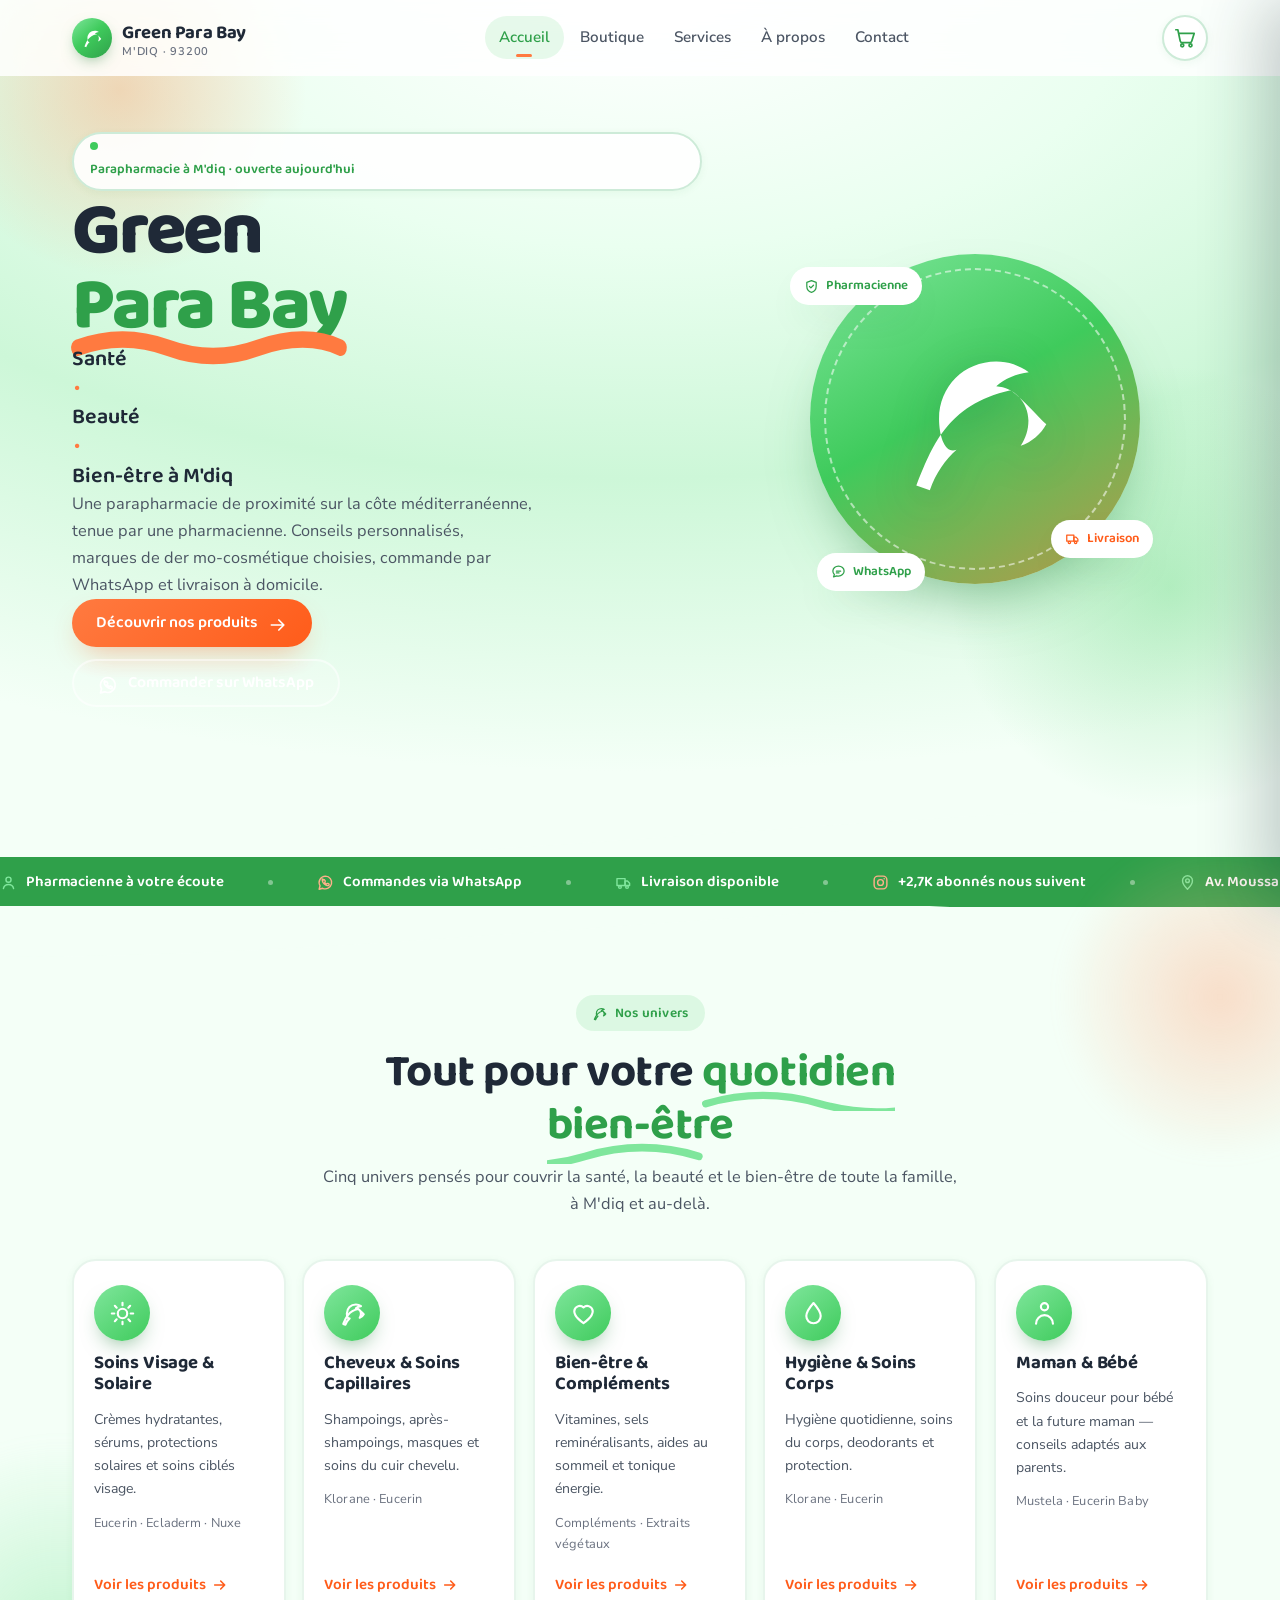
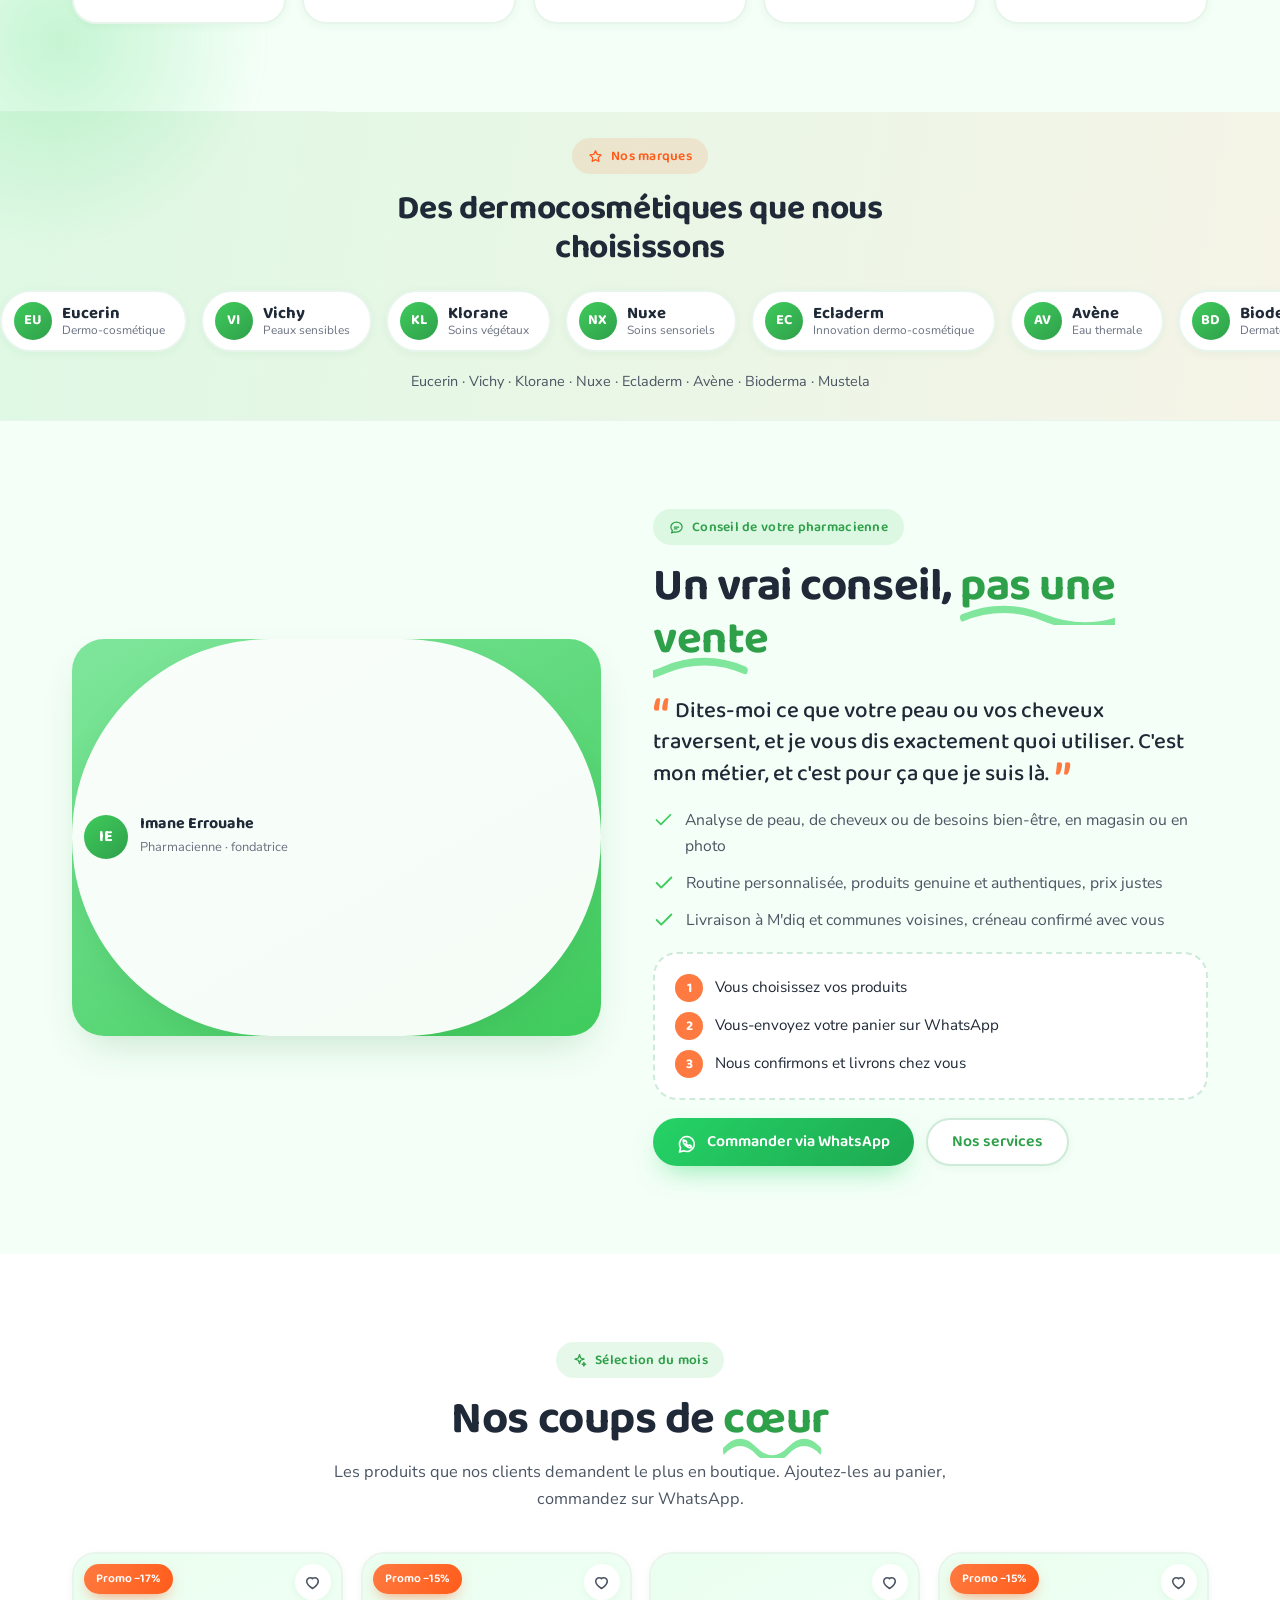
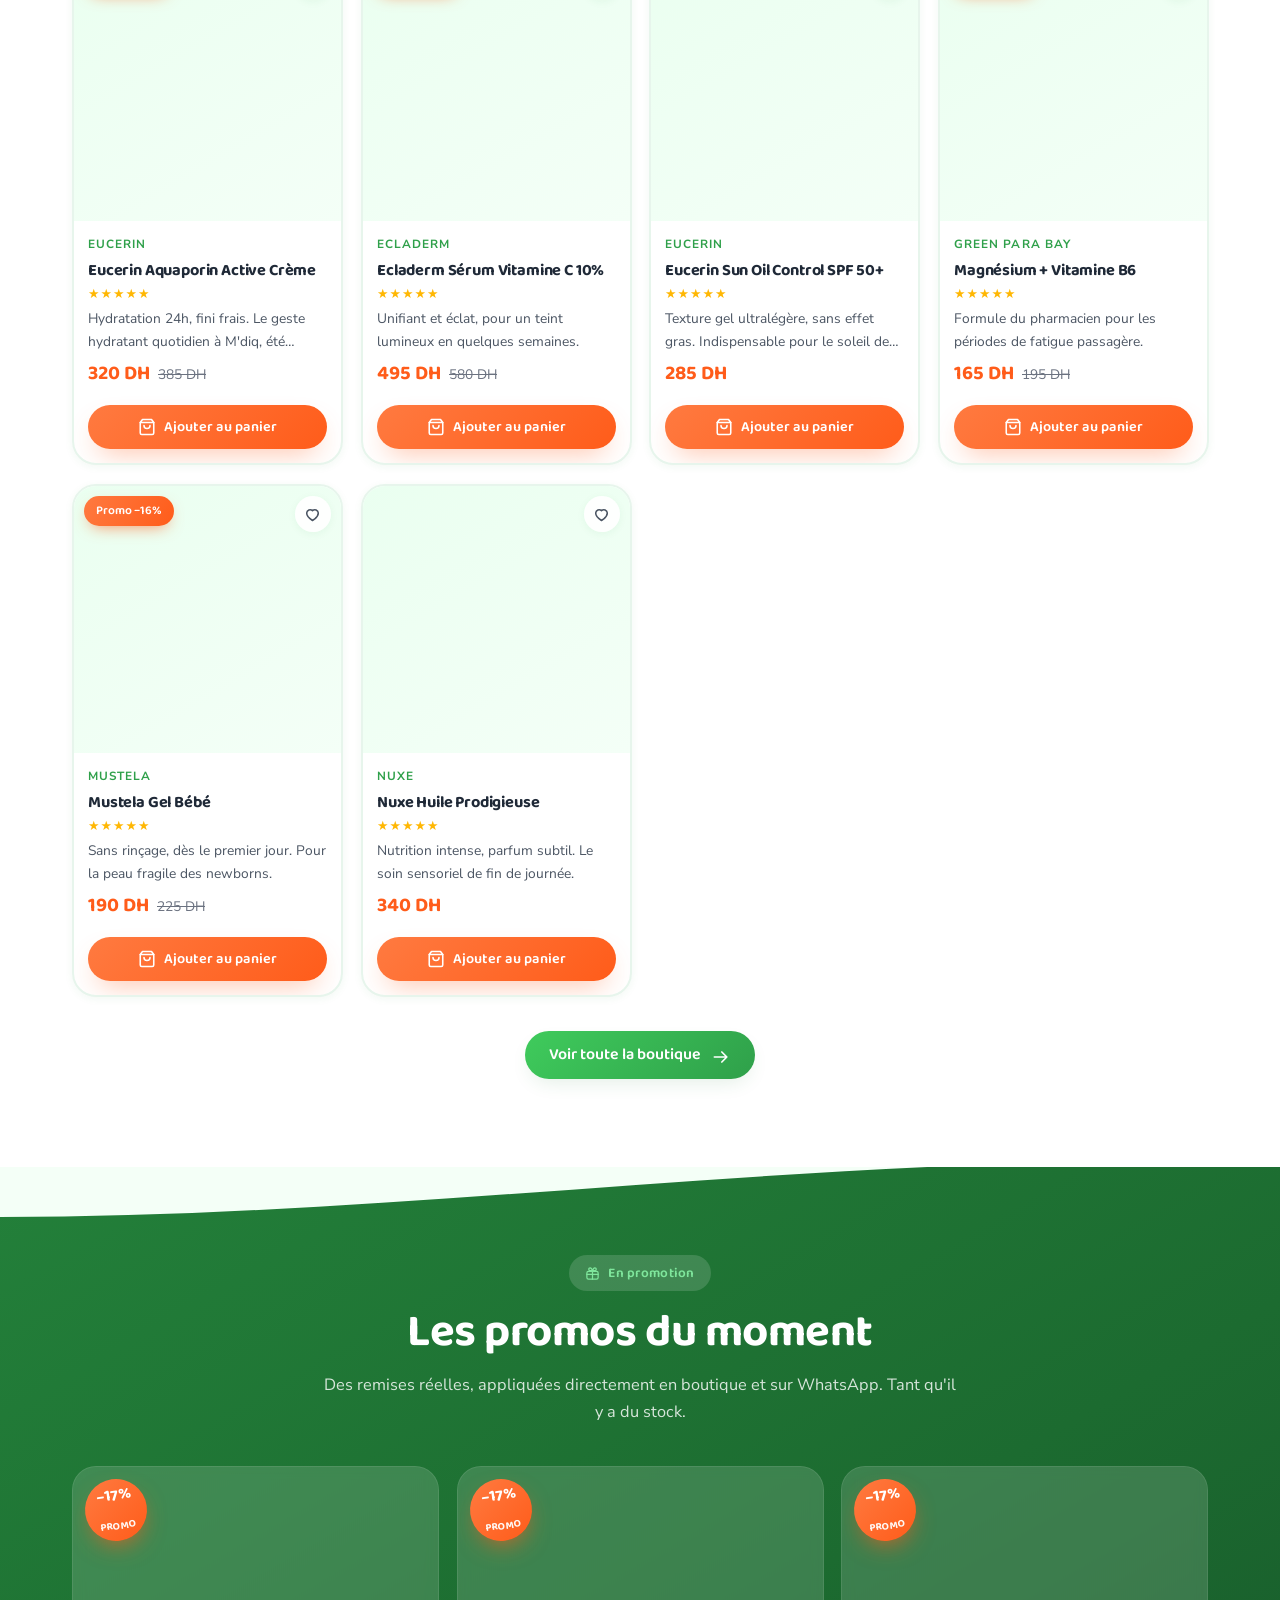
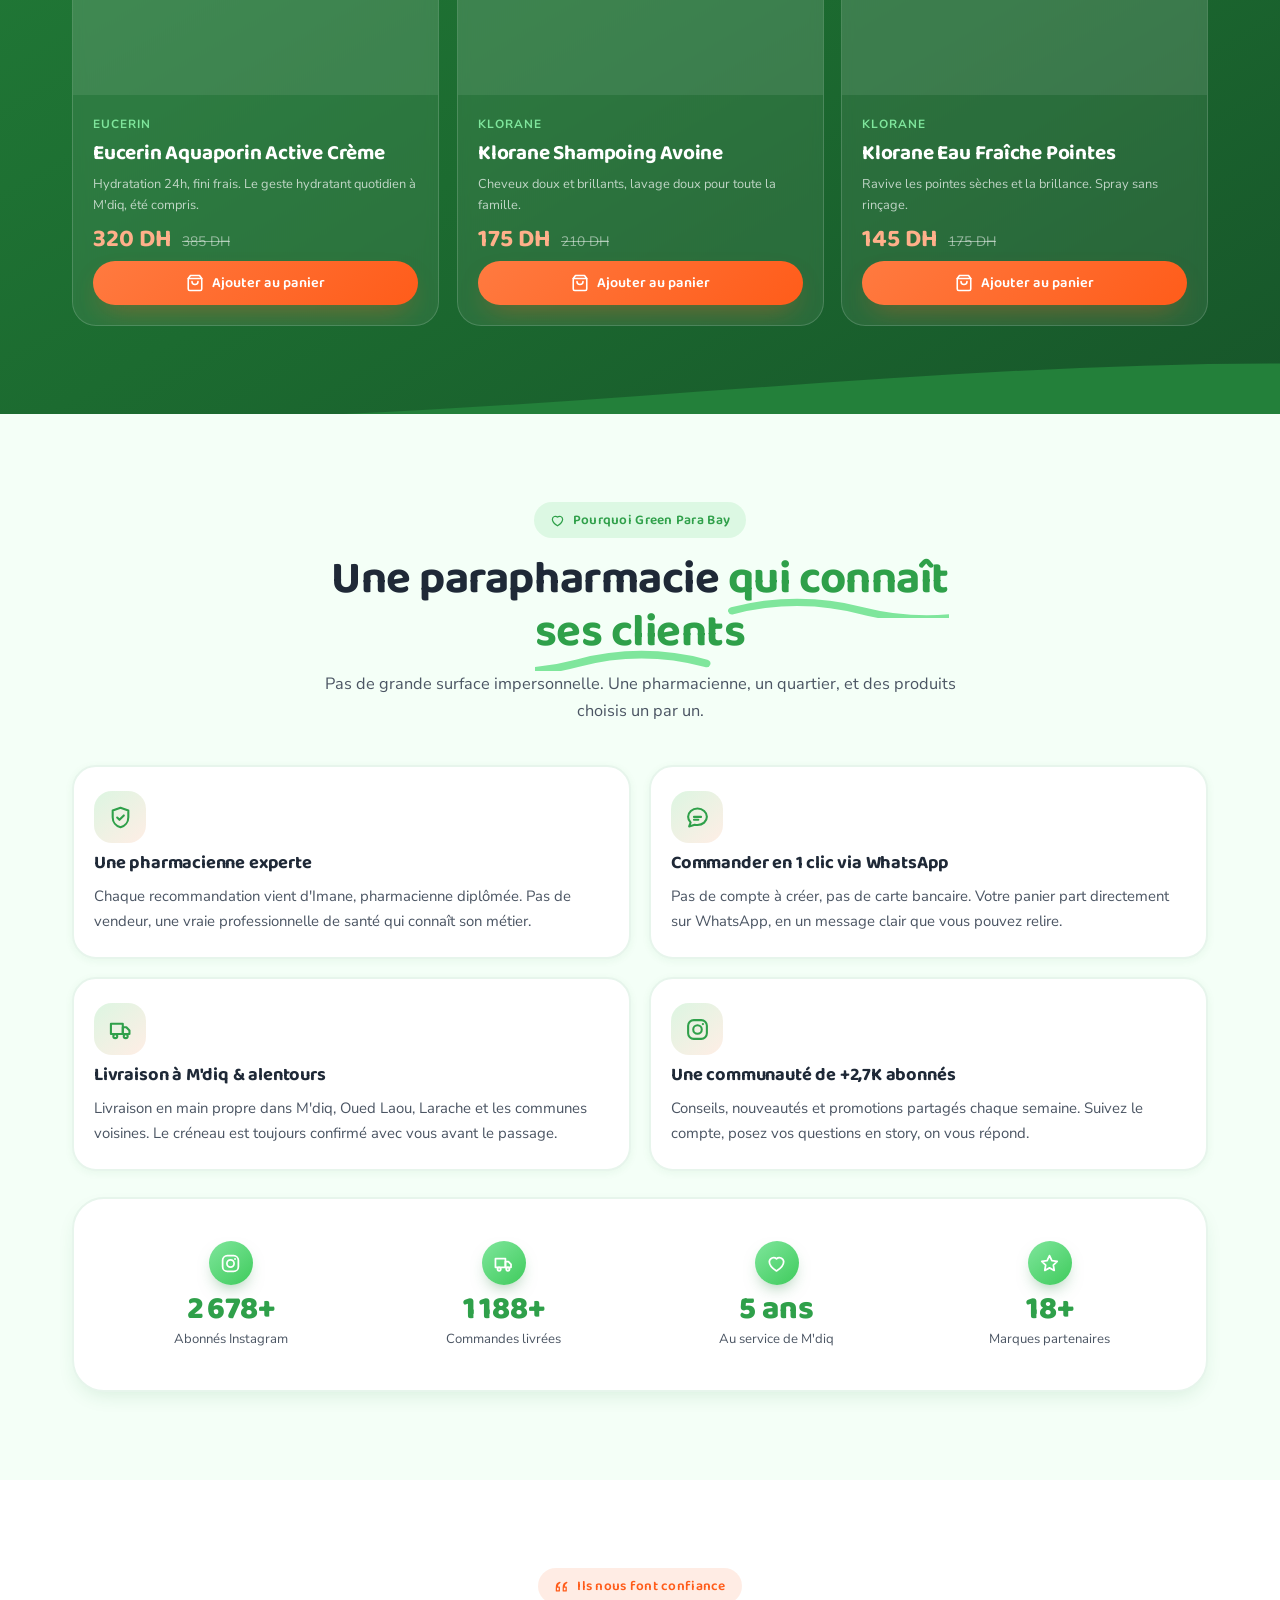
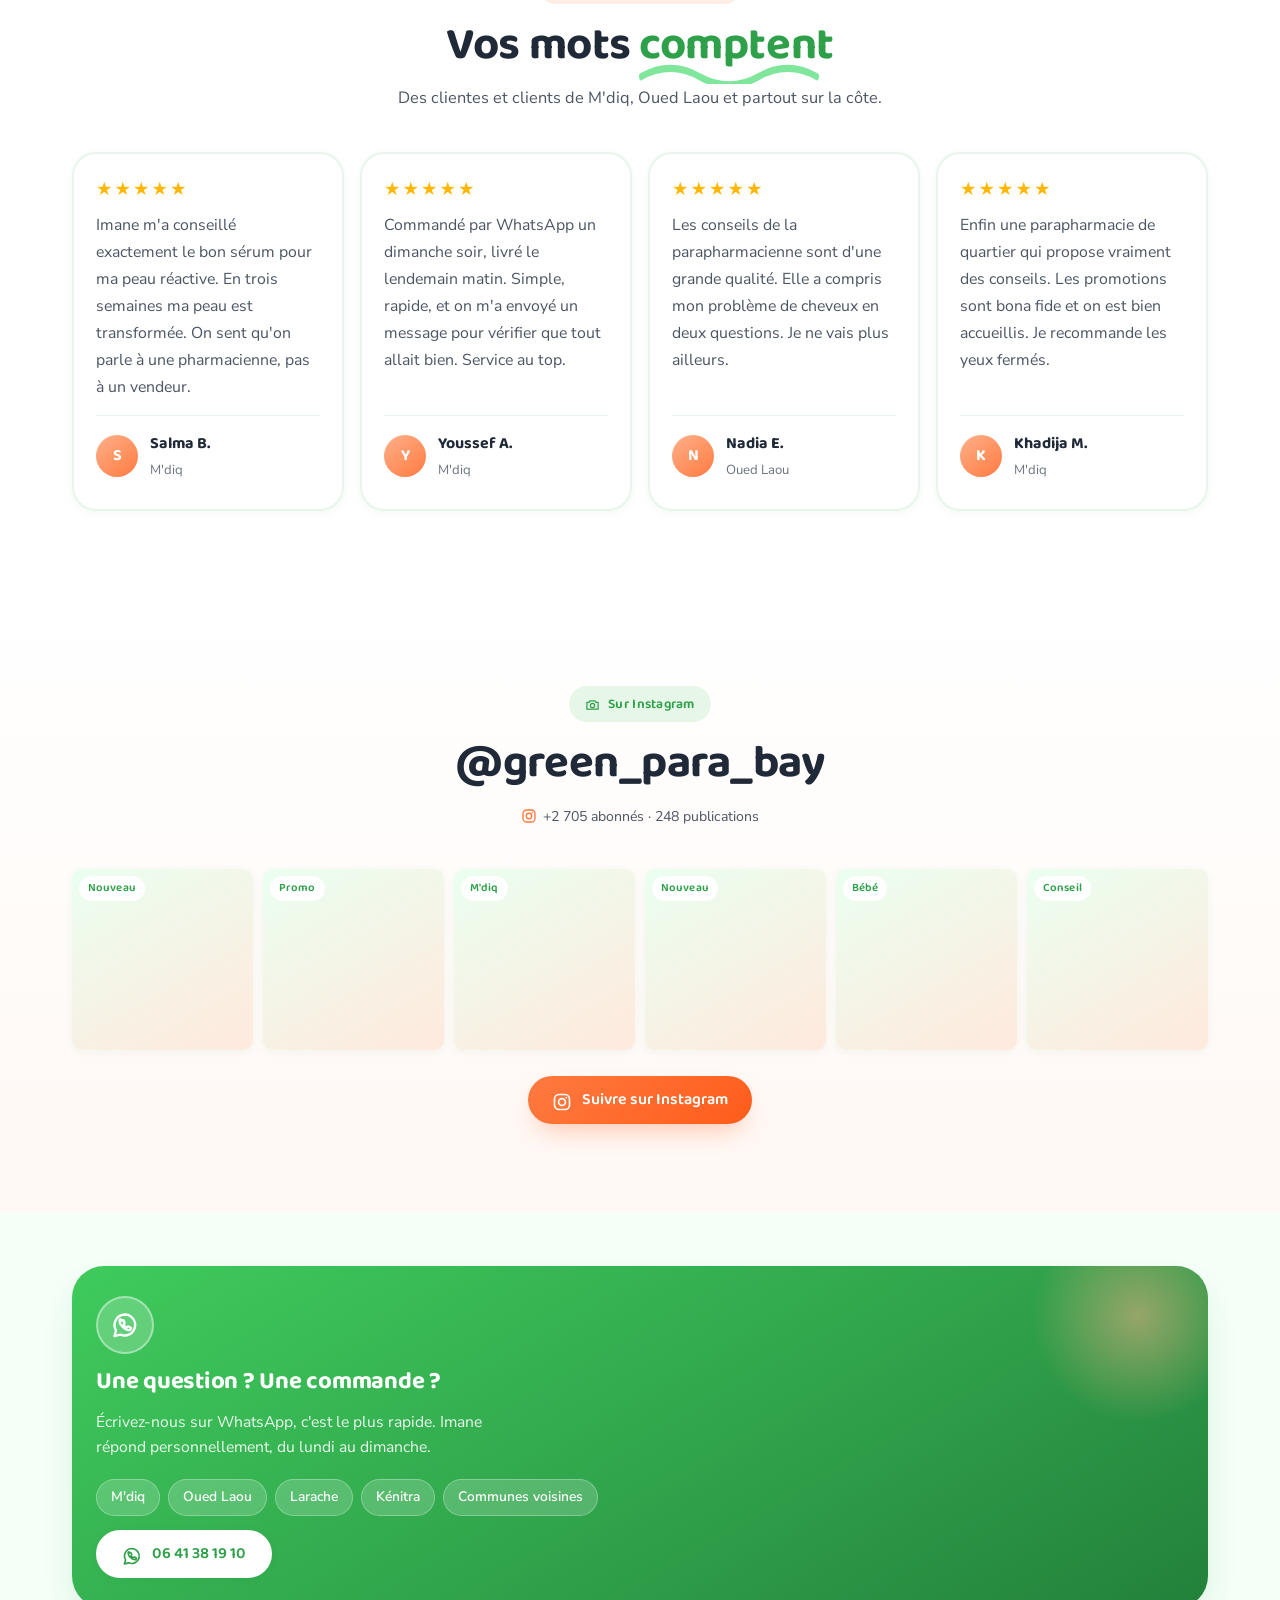
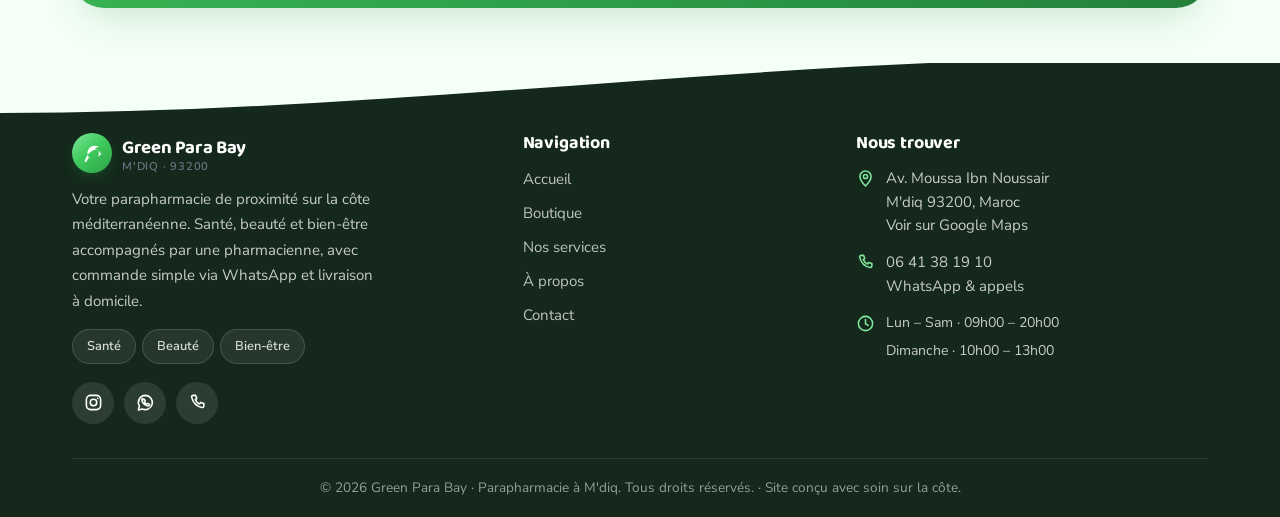
<file: index.html>
<!DOCTYPE html>
<html lang="fr">
<head>
  <meta charset="UTF-8">
  <meta name="viewport" content="width=device-width, initial-scale=1, viewport-fit=cover">
  <title>Green Para Bay — Parapharmacie à M'diq | Santé • Beauté • Bien-être</title>
  <meta name="description" content="Green Para Bay, parapharmacie à M'diq (Av. Moussa Ibn Noussair, 93200). Conseils d'une pharmacienne, dermocosmétique Eucerin, Vichy, Klorane, Nuxe, Ecladerm. Commande via WhatsApp, livraison à domicile.">
  <meta name="theme-color" content="#3fcb5c">

  <link rel="preconnect" href="https://fonts.googleapis.com">
  <link rel="preconnect" href="https://fonts.gstatic.com" crossorigin>
  <link rel="icon" href="data:image/svg+xml,%3Csvg xmlns='http://www.w3.org/2000/svg' viewBox='0 0 32 32'%3E%3Ccircle cx='16' cy='16' r='16' fill='%233FCB5C'/%3E%3Cpath d='M23 10c-9 2-11.3 8.6-13.6 13.6l1.7.6c.8-2.2 2-3.9 3.4-5.1-2.5-1.7-3.3-4-3.3-6.2 0-4.1 3.2-7.2 7.2-7.2 1.5 0 2.9.5 4.1 1.3-1.6.2-3 .8-4.1 1.8 2.2.2 4 2 4 4.3 0 1.2-.4 2.3-1 3.2 1.4-.5 2.6-1.5 3.3-2.8C21 14.4 19.4 12 17 11.3Z' fill='%23fff'/%3E%3C/svg%3E">
  <link rel="stylesheet" href="style.css">
</head>
<body>

    <!-- =========================================================
       NAVBAR  (shared by every page)
       ========================================================= -->
  <header class="navbar">
    <div class="container nav-inner">
      <a class="brand" href="index.html" aria-label="Green Para Bay, accueil">
        <span class="brand__mark">
          <svg class="brand__leaf" viewBox="0 0 24 24" aria-hidden="true"><path d="M17 8C8 10 5.9 16.17 3.82 21.34l1.89.66c.83-2.37 2.2-4.31 3.74-5.66C7.83 17 7 14.43 7 12c0-4.5 3.5-8 8-8 1.7 0 3.27.56 4.55 1.5-1.74.17-3.34.92-4.55 1.95 2.5.18 4.5 2.25 4.5 4.8 0 1.31-.4 2.52-1.08 3.52 1.58-.57 2.83-1.64 3.58-3.02C20.84 11.82 19.1 9.5 17 8Z"/></svg>
        </span>
        <span class="brand__text">
          Green Para Bay
          <small>M'diq · 93200</small>
        </span>
      </a>

      <nav class="nav-links" aria-label="Navigation principale">
        <a href="index.html" data-nav="index.html">Accueil</a>
        <a href="shop.html" data-nav="shop.html">Boutique</a>
        <a href="services.html" data-nav="services.html">Services</a>
        <a href="about.html" data-nav="about.html">À propos</a>
        <a href="contact.html" data-nav="contact.html">Contact</a>
      </nav>

      <div class="nav-actions">
        <button class="cart-btn" type="button" aria-label="Ouvrir le panier">
          <svg viewBox="0 0 24 24" fill="none" stroke="currentColor" stroke-width="1.9" stroke-linecap="round" stroke-linejoin="round" aria-hidden="true"><circle cx="9" cy="20" r="1.6"/><circle cx="18" cy="20" r="1.6"/><path d="M2 3h2.2l2.6 12.4a2 2 0 0 0 2 1.6h8.6a2 2 0 0 0 2-1.6L22 7H5.4"/></svg>
          <span class="cart-badge">0</span>
        </button>

        <button class="menu-toggle tap-scale" id="menuToggle" type="button" aria-label="Ouvrir le menu" aria-expanded="false" aria-controls="mobileMenu">
          <span></span>
        </button>
      </div>
    </div>
  </header>

  <!-- Mobile drawer -->
  <div class="mobile-menu" id="mobileMenu">
    <div class="mobile-menu__panel">
      <nav class="mobile-menu__links" aria-label="Menu mobile">
        <a href="index.html" data-nav="index.html">Accueil</a>
        <a href="shop.html" data-nav="shop.html">Boutique</a>
        <a href="services.html" data-nav="services.html">Services</a>
        <a href="about.html" data-nav="about.html">À propos</a>
        <a href="contact.html" data-nav="contact.html">Contact</a>
      </nav>
      <div class="mobile-menu__foot">
        <p class="mobile-menu__meta">
          <strong>Green Para Bay</strong><br>
          Av. Moussa Ibn Noussair, M'diq 93200<br>
          06 41 38 19 10 · Lun–Sam 9h–20h
        </p>
        <a class="btn btn--whatsapp btn--block" href="https://wa.me/212641381910" target="_blank" rel="noopener">
          <span class="btn-icon" data-icon="whatsapp"></span> Nous écrire
        </a>
        <a class="btn btn--outline btn--block" href="https://instagram.com/green_para_bay" target="_blank" rel="noopener">
          <span class="btn-icon" data-icon="instagram"></span> @green_para_bay
        </a>
      </div>
    </div>
  </div>


  <main>

    <!-- =========================================================
         HERO
         ========================================================= -->
    <section class="hero">
      <div class="container hero__inner">
        <div>
          <span class="hero__badge reveal">
            <span class="dot"></span>
            Parapharmacie à M'diq · ouverte aujourd'hui
          </span>

          <h1 class="hero__title reveal" data-delay="80">
            <span class="line">Green</span>
            <span class="line accent">Para Bay
              <svg viewBox="0 0 200 12" preserveAspectRatio="none" aria-hidden="true"><path d="M4 8c22-6 44-6 66 0s44 6 66 0 44-6 60 0"/></svg>
            </span>
          </h1>

          <p class="hero__tagline reveal" data-delay="160">
            Santé <span class="sep">•</span> Beauté <span class="sep">•</span> Bien-être à M'diq
          </p>

          <p class="hero__text reveal" data-delay="220">
            Une parapharmacie de proximité sur la côte méditerranéenne, tenue par une
            pharmacienne. Conseils personnalisés, marques de der mo-cosmétique choisies,
            commande par WhatsApp et livraison à domicile.
          </p>

          <div class="hero__cta reveal" data-delay="280">
            <a class="btn btn--primary" href="shop.html">
              Découvrir nos produits
              <span class="btn-icon" data-icon="arrowRight"></span>
            </a>
            <a class="btn btn--ghost-light" href="https://wa.me/212641381910" target="_blank" rel="noopener">
              <span class="btn-icon" data-icon="whatsapp"></span>
              Commander sur WhatsApp
            </a>
          </div>
        </div>

        <div class="hero__visual reveal" data-delay="160" aria-hidden="true">
          <span class="hero__disc"></span>
          <svg class="hero__leaf" viewBox="0 0 24 24"><path d="M17 8C8 10 5.9 16.17 3.82 21.34l1.89.66c.83-2.37 2.2-4.31 3.74-5.66C7.83 17 7 14.43 7 12c0-4.5 3.5-8 8-8 1.7 0 3.27.56 4.55 1.5-1.74.17-3.34.92-4.55 1.95 2.5.18 4.5 2.25 4.5 4.8 0 1.31-.4 2.52-1.08 3.52 1.58-.57 2.83-1.64 3.58-3.02C20.84 11.82 19.1 9.5 17 8Z"/></svg>
          <span class="hero__chip hero__chip--a"><span data-icon="shield" data-icon-size="15"></span> Pharmacienne</span>
          <span class="hero__chip hero__chip--b"><span data-icon="truck" data-icon-size="15"></span> Livraison</span>
          <span class="hero__chip hero__chip--c"><span data-icon="chat" data-icon-size="15"></span> WhatsApp</span>
        </div>
      </div>
      <span class="wave wave--bottom" aria-hidden="true"></span>
    </section>

    <!-- =========================================================
         TRUST TICKER
         ========================================================= -->
    <div class="ticker" aria-hidden="true">
      <div class="ticker__track" id="tickerTrack">
        <span class="ticker__item"><span data-icon="user"></span> Pharmacienne à votre écoute</span>
        <span class="ticker__item"><span data-icon="whatsapp"></span> Commandes via WhatsApp</span>
        <span class="ticker__item"><span data-icon="truck"></span> Livraison disponible</span>
        <span class="ticker__item"><span data-icon="instagram"></span> +2,7K abonnés nous suivent</span>
        <span class="ticker__item"><span data-icon="pin"></span> Av. Moussa Ibn Noussair, M'diq</span>
        <span class="ticker__item"><span data-icon="star"></span> Eucerin · Vichy · Klorane · Nuxe</span>
      </div>
    </div>

    <!-- =========================================================
         NOS UNIVERS
         ========================================================= -->
    <section class="section section--blobs" id="univers">
      <span class="wave wave--top" aria-hidden="true"></span>
      <div class="container">
        <div class="section-head reveal">
          <span class="eyebrow"><span data-icon="leaf" data-icon-size="15"></span> Nos univers</span>
          <h2 class="section-title">Tout pour votre <em>quotidien bien-être</em></h2>
          <p class="section-sub">Cinq univers pensés pour couvrir la santé, la beauté et le bien-être de toute la famille, à M'diq et au-delà.</p>
        </div>

        <div class="univers-grid" id="universGrid"><!-- filled by script.js --></div>
      </div>
      <span class="wave wave--bottom" aria-hidden="true"></span>
    </section>

    <!-- =========================================================
         NOS MARQUES
         ========================================================= -->
    <section class="brands" id="marques">
      <div class="container">
        <div class="section-head reveal" style="margin-bottom:22px">
          <span class="eyebrow eyebrow--coral"><span data-icon="star" data-icon-size="15"></span> Nos marques</span>
          <h2 class="section-title" style="font-size:clamp(1.5rem,4.4vw,2.1rem)">Des dermocosmétiques que nous choisissons</h2>
        </div>
      </div>
      <div class="brands__track" id="brandsTrack"><!-- filled by script.js --></div>
      <p class="brands__note container reveal">Eucerin · Vichy · Klorane · Nuxe · Ecladerm · Avène · Bioderma · Mustela</p>
    </section>

    <!-- =========================================================
         CONSEIL DE VOTRE PHARMACIENNE
         ========================================================= -->
    <section class="section conseil" id="conseil">
      <div class="container conseil__grid">
        <div class="conseil__media reveal">
          <div class="conseil__photo" data-img="https://images.unsplash.com/photo-1580489944761-15a19d654956?auto=format&fit=crop&w=900&q=80" data-alt="Imane Errouahe, pharmacienne à Green Para Bay"></div>
          <div class="conseil__badge">
            <span class="conseil__avatar">IE</span>
            <span>
              <strong>Imane Errouahe</strong>
              <small>Pharmacienne · fondatrice</small>
            </span>
          </div>
        </div>

        <div class="conseil__body">
          <div class="section-head reveal" style="text-align:left;margin:0">
            <span class="eyebrow"><span data-icon="chat" data-icon-size="15"></span> Conseil de votre pharmacienne</span>
            <h2 class="section-title" style="text-align:left">Un vrai conseil, <em>pas une vente</em></h2>
          </div>

          <p class="conseil__quote reveal" data-delay="80">
            Dites-moi ce que votre peau ou vos cheveux traversent, et je vous dis exactement
            quoi utiliser. C'est mon métier, et c'est pour ça que je suis là.
          </p>

          <div class="conseil__points reveal" data-delay="140">
            <p class="conseil__point">
              <span data-icon="check"></span>
              Analyse de peau, de cheveux ou de besoins bien-être, en magasin ou en photo
            </p>
            <p class="conseil__point">
              <span data-icon="check"></span>
              Routine personnalisée, produits genuine et authentiques, prix justes
            </p>
            <p class="conseil__point">
              <span data-icon="check"></span>
              Livraison à M'diq et communes voisines, créneau confirmé avec vous
            </p>
          </div>

          <div class="conseil__steps reveal" data-delay="200">
            <p class="conseil__step"><b>1</b> Vous choisissez vos produits</p>
            <p class="conseil__step"><b>2</b> Vous-envoyez votre panier sur WhatsApp</p>
            <p class="conseil__step"><b>3</b> Nous confirmons et livrons chez vous</p>
          </div>

          <div class="btn-row reveal" data-delay="260">
            <a class="btn btn--whatsapp" href="https://wa.me/212641381910?text=Bonjour%20Green%20Para%20Bay%2C%20j%27aimerais%20un%20conseil%20personnalis%C3%A9." target="_blank" rel="noopener">
              <span class="btn-icon" data-icon="whatsapp"></span>
              Commander via WhatsApp
            </a>
            <a class="btn btn--outline" href="services.html">Nos services</a>
          </div>
        </div>
      </div>
      <span class="wave wave--bottom" aria-hidden="true"></span>
    </section>

    <!-- =========================================================
         PRODUITS VEDETTES
         ========================================================= -->
    <section class="section section--white" id="produits">
      <div class="container">
        <div class="section-head reveal">
          <span class="eyebrow"><span data-icon="sparkle" data-icon-size="15"></span> Sélection du mois</span>
          <h2 class="section-title">Nos coups de <em>cœur</em></h2>
          <p class="section-sub">Les produits que nos clients demandent le plus en boutique. Ajoutez-les au panier, commandez sur WhatsApp.</p>
        </div>

        <div class="product-grid" id="featuredGrid"><!-- filled by script.js --></div>

        <div style="text-align:center;margin-top:34px" class="reveal">
          <a class="btn btn--green" href="shop.html">
            Voir toute la boutique
            <span class="btn-icon" data-icon="arrowRight"></span>
          </a>
        </div>
      </div>
    </section>

    <!-- =========================================================
         PROMOTIONS
         ========================================================= -->
    <section class="section promo-band" id="promos">
      <span class="wave wave--top wave--coral" aria-hidden="true"></span>
      <div class="container">
        <div class="section-head reveal">
          <span class="eyebrow"><span data-icon="gift" data-icon-size="15"></span> En promotion</span>
          <h2 class="section-title">Les promos du moment</h2>
          <p class="section-sub">Des remises réelles, appliquées directement en boutique et sur WhatsApp. Tant qu'il y a du stock.</p>
        </div>

        <div class="promo-grid" id="promoGrid"><!-- filled by script.js --></div>
      </div>
      <span class="wave wave--bottom wave--coral" aria-hidden="true"></span>
    </section>

    <!-- =========================================================
         POURQUOI GREEN PARA BAY + STATS
         ========================================================= -->
    <section class="section" id="pourquoi">
      <div class="container">
        <div class="section-head reveal">
          <span class="eyebrow"><span data-icon="heart" data-icon-size="15"></span> Pourquoi Green Para Bay</span>
          <h2 class="section-title">Une parapharmacie <em>qui connaît ses clients</em></h2>
          <p class="section-sub">Pas de grande surface impersonnelle. Une pharmacienne, un quartier, et des produits choisis un par un.</p>
        </div>

        <div class="why-grid" id="whyGrid"><!-- filled by script.js --></div>

        <div class="stats" id="statsGrid" style="margin-top:26px"><!-- filled by script.js --></div>
      </div>
    </section>

    <!-- =========================================================
         TÉMOIGNAGES
         ========================================================= -->
    <section class="section section--white" id="avis">
      <div class="container">
        <div class="section-head reveal">
          <span class="eyebrow eyebrow--coral"><span data-icon="quote" data-icon-size="15"></span> Ils nous font confiance</span>
          <h2 class="section-title">Vos mots <em>comptent</em></h2>
          <p class="section-sub">Des clientes et clients de M'diq, Oued Laou et partout sur la côte.</p>
        </div>

        <div class="testimonials" id="testimonialsGrid"><!-- filled by script.js --></div>
      </div>
      <span class="wave wave--bottom wave--white" aria-hidden="true"></span>
    </section>

    <!-- =========================================================
         INSTAGRAM
         ========================================================= -->
    <section class="section insta" id="instagram">
      <div class="container">
        <div class="section-head reveal">
          <span class="eyebrow"><span data-icon="camera" data-icon-size="15"></span> Sur Instagram</span>
          <h2 class="section-title">@green_para_bay</h2>

          <div class="insta-head" style="justify-content:center;margin-top:14px">
            <span class="insta-head__count"><span data-icon="instagram" data-icon-size="16"></span> +2 705 abonnés · 248 publications</span>
          </div>
        </div>

        <div class="insta-grid" id="instaGrid"><!-- filled by script.js --></div>

        <div class="insta-cta reveal">
          <a class="btn btn--primary" href="https://instagram.com/green_para_bay" target="_blank" rel="noopener">
            <span class="btn-icon" data-icon="instagram"></span>
            Suivre sur Instagram
          </a>
        </div>
      </div>
    </section>

    <!-- =========================================================
         CTA FINAL
         ========================================================= -->
    <section class="section section--tight">
      <div class="container">
        <div class="delivery reveal">
          <div class="delivery__inner">
            <span class="delivery__icon" data-icon="whatsapp" data-icon-size="28"></span>
            <h3>Une question ? Une commande ?</h3>
            <p>Écrivez-nous sur WhatsApp, c'est le plus rapide. Imane répond personnellement, du lundi au dimanche.</p>
            <div class="delivery__zones">
              <span class="tag">M'diq</span>
              <span class="tag">Oued Laou</span>
              <span class="tag">Larache</span>
              <span class="tag">Kénitra</span>
              <span class="tag">Communes voisines</span>
            </div>
            <a class="btn btn--outline" style="background:#fff;border-color:#fff;color:var(--green-dark)" href="https://wa.me/212641381910" target="_blank" rel="noopener">
              <span class="btn-icon" data-icon="whatsapp"></span>
              06 41 38 19 10
            </a>
          </div>
        </div>
      </div>
    </section>

  </main>

    <!-- =========================================================
       FOOTER
       ========================================================= -->
  <footer class="footer">
    <span class="wave wave--top" aria-hidden="true"></span>

    <div class="container">
      <div class="footer__grid">

        <div class="footer__about">
          <a class="brand" href="index.html">
            <span class="brand__mark">
              <svg class="brand__leaf" viewBox="0 0 24 24" aria-hidden="true"><path d="M17 8C8 10 5.9 16.17 3.82 21.34l1.89.66c.83-2.37 2.2-4.31 3.74-5.66C7.83 17 7 14.43 7 12c0-4.5 3.5-8 8-8 1.7 0 3.27.56 4.55 1.5-1.74.17-3.34.92-4.55 1.95 2.5.18 4.5 2.25 4.5 4.8 0 1.31-.4 2.52-1.08 3.52 1.58-.57 2.83-1.64 3.58-3.02C20.84 11.82 19.1 9.5 17 8Z"/></svg>
            </span>
            <span class="brand__text">
              Green Para Bay
              <small>M'diq · 93200</small>
            </span>
          </a>

          <p>
            Votre parapharmacie de proximité sur la côte méditerranéenne. Santé,
            beauté et bien-être accompagnés par une pharmacienne, avec commande
            simple via WhatsApp et livraison à domicile.
          </p>

          <div class="footer__tagline">
            <span class="tag">Santé</span>
            <span class="tag">Beauté</span>
            <span class="tag">Bien-être</span>
          </div>

          <div class="footer__social">
            <a class="is-ig" href="https://instagram.com/green_para_bay" target="_blank" rel="noopener" aria-label="Instagram">
              <span data-icon="instagram" data-icon-size="19"></span>
            </a>
            <a href="https://wa.me/212641381910" target="_blank" rel="noopener" aria-label="WhatsApp">
              <span data-icon="whatsapp" data-icon-size="19"></span>
            </a>
            <a href="tel:+212641381910" aria-label="Téléphone">
              <span data-icon="phone" data-icon-size="19"></span>
            </a>
          </div>
        </div>

        <div>
          <h4>Navigation</h4>
          <nav class="footer__links">
            <a href="index.html">Accueil</a>
            <a href="shop.html">Boutique</a>
            <a href="services.html">Nos services</a>
            <a href="about.html">À propos</a>
            <a href="contact.html">Contact</a>
          </nav>
        </div>

        <div>
          <h4>Nous trouver</h4>
          <div class="footer__contact">
            <p class="footer__contact-item">
              <span data-icon="pin" data-icon-size="19"></span>
              <span>
                Av. Moussa Ibn Noussair<br>
                M'diq 93200, Maroc<br>
                <a href="https://www.google.com/maps/search/?api=1&query=Av.+Moussa+Ibn+Noussair,+M%27diq+93200,+Morocco" target="_blank" rel="noopener">Voir sur Google Maps</a>
              </span>
            </p>

            <p class="footer__contact-item">
              <span data-icon="phone" data-icon-size="19"></span>
              <span>
                <a href="tel:+212641381910">06 41 38 19 10</a><br>
                WhatsApp &amp; appels
              </span>
            </p>

            <p class="footer__contact-item">
              <span data-icon="clock" data-icon-size="19"></span>
              <span class="footer__hours" data-hours data-hours-compact>
                <span>Lun – Sam · 09h00 – 20h00</span>
                <span>Dimanche · 10h00 – 13h00</span>
              </span>
            </p>
          </div>
        </div>

      </div>

      <div class="footer__bottom">
        © <span data-year>2026</span> Green Para Bay · Parapharmacie à M'diq.
        Tous droits réservés. · Site conçu avec soin sur la côte.
      </div>
    </div>
  </footer>


    <!-- Cart panel markup is injected here by cart.js -->
  <div id="cart-root"></div>

  <!-- Sticky mobile action bar: slides in once the hero is passed -->
  <div class="mobile-bar" id="mobileBar">
    <a class="btn btn--outline" style="flex:1" href="tel:+212641381910">
      <span class="btn-icon" data-icon="phone"></span> Appeler
    </a>
    <a class="btn btn--whatsapp" style="flex:1.4" href="https://wa.me/212641381910" target="_blank" rel="noopener">
      <span class="btn-icon" data-icon="whatsapp"></span> WhatsApp
    </a>
  </div>

  <script src="data.js"></script>
  <script src="cart.js"></script>
  <script src="script.js"></script>
</body>
</html>
</file>
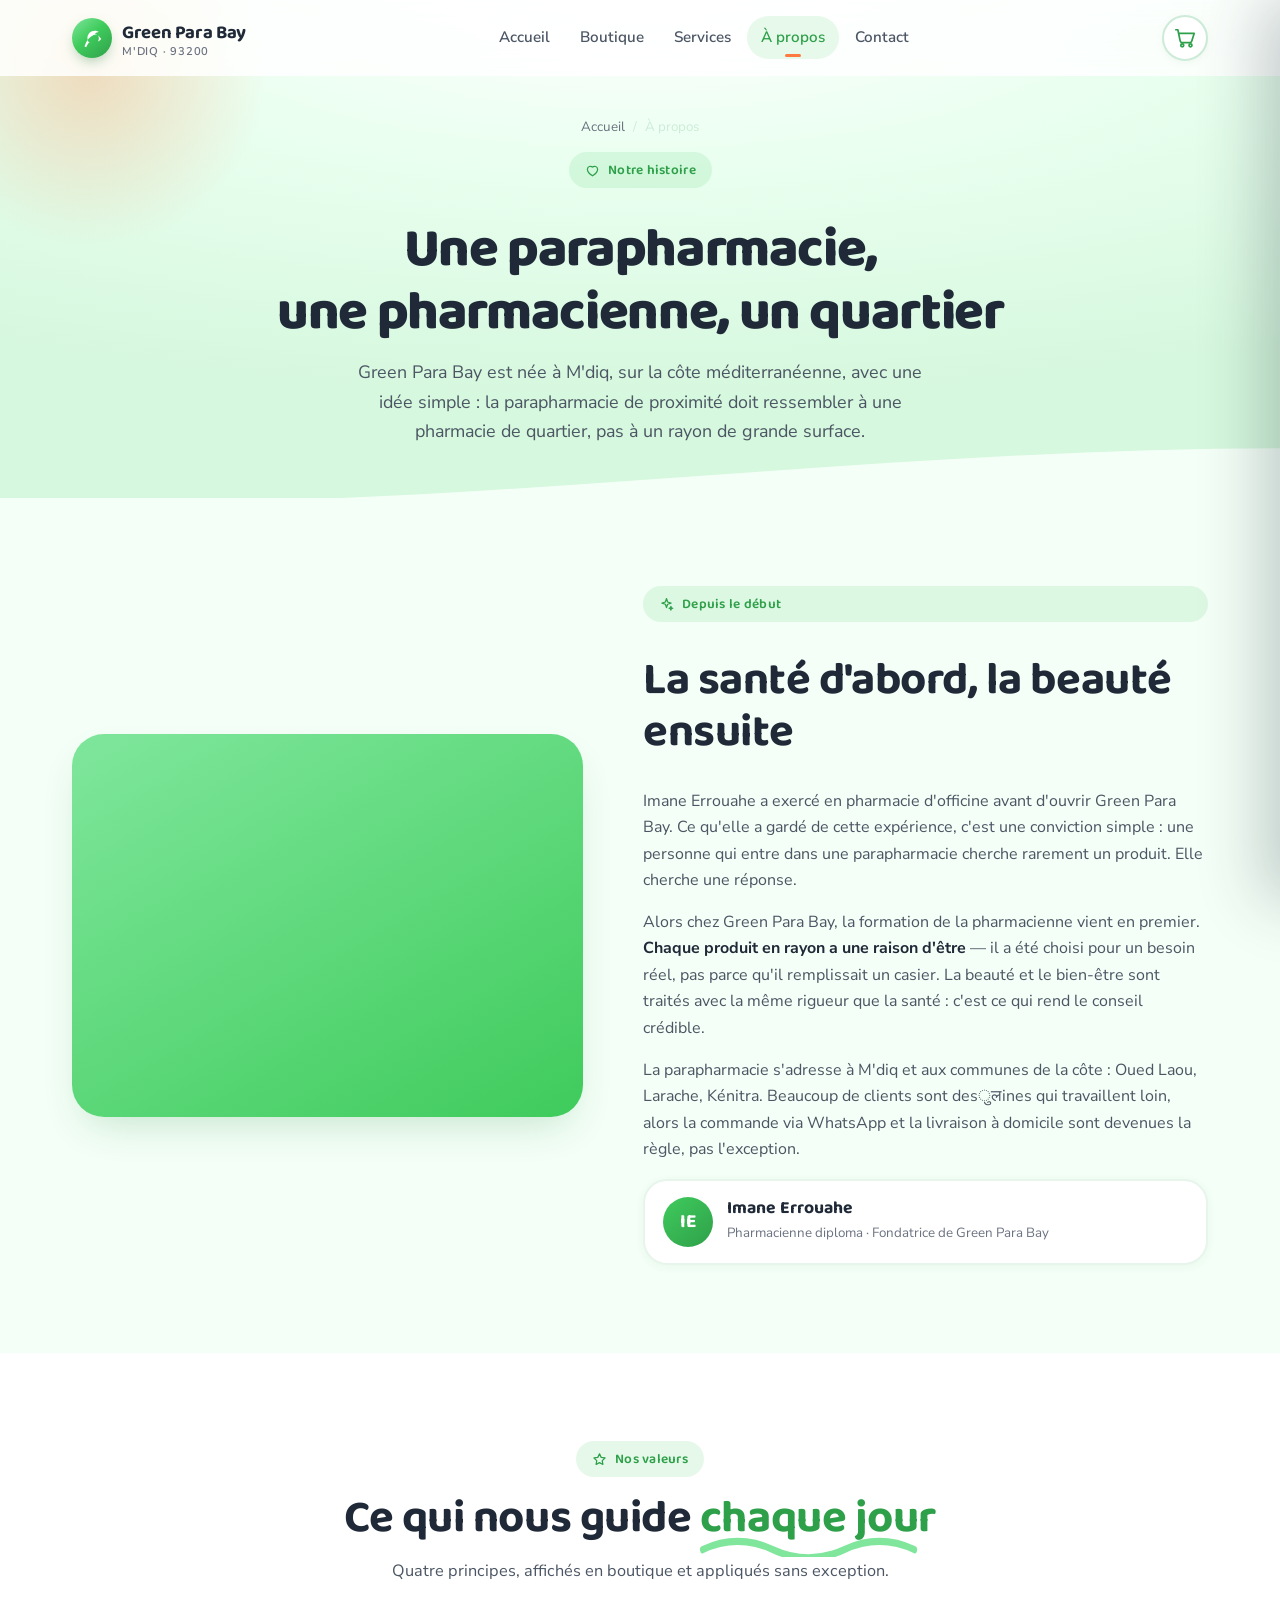
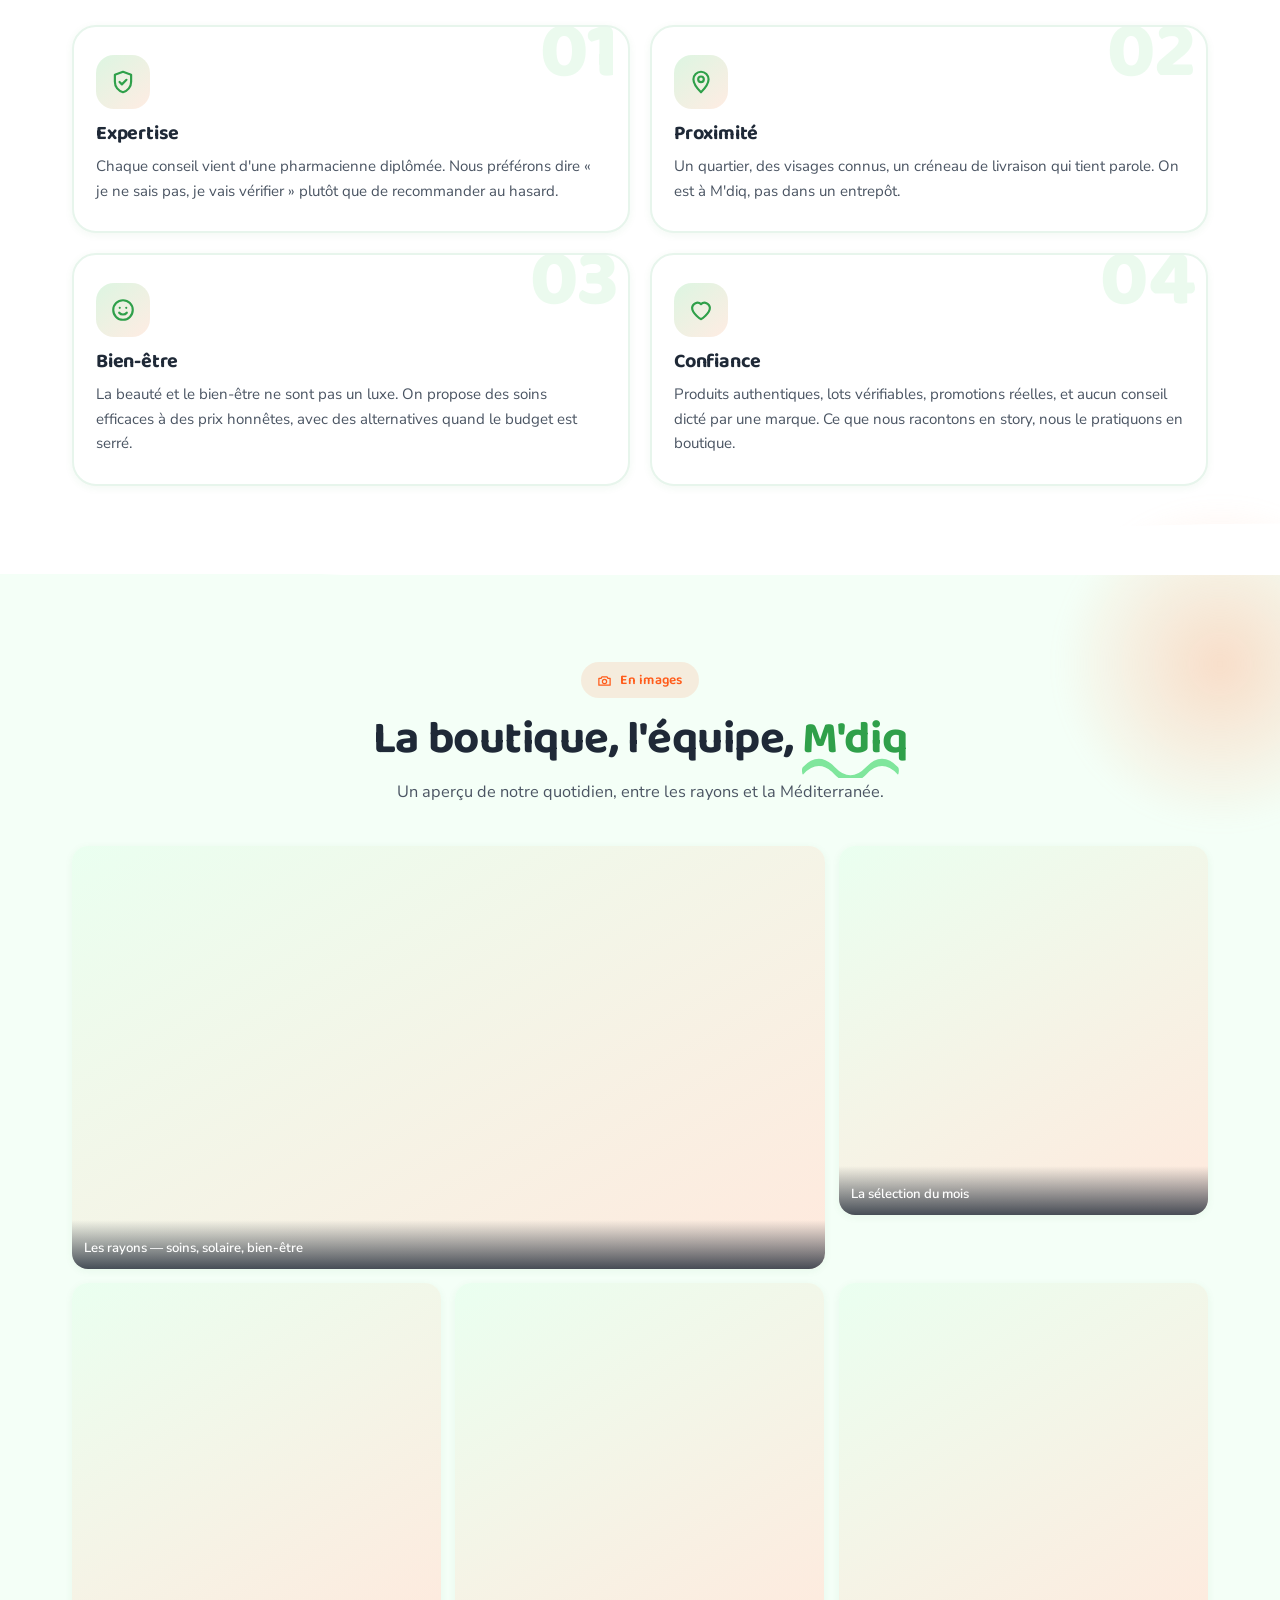
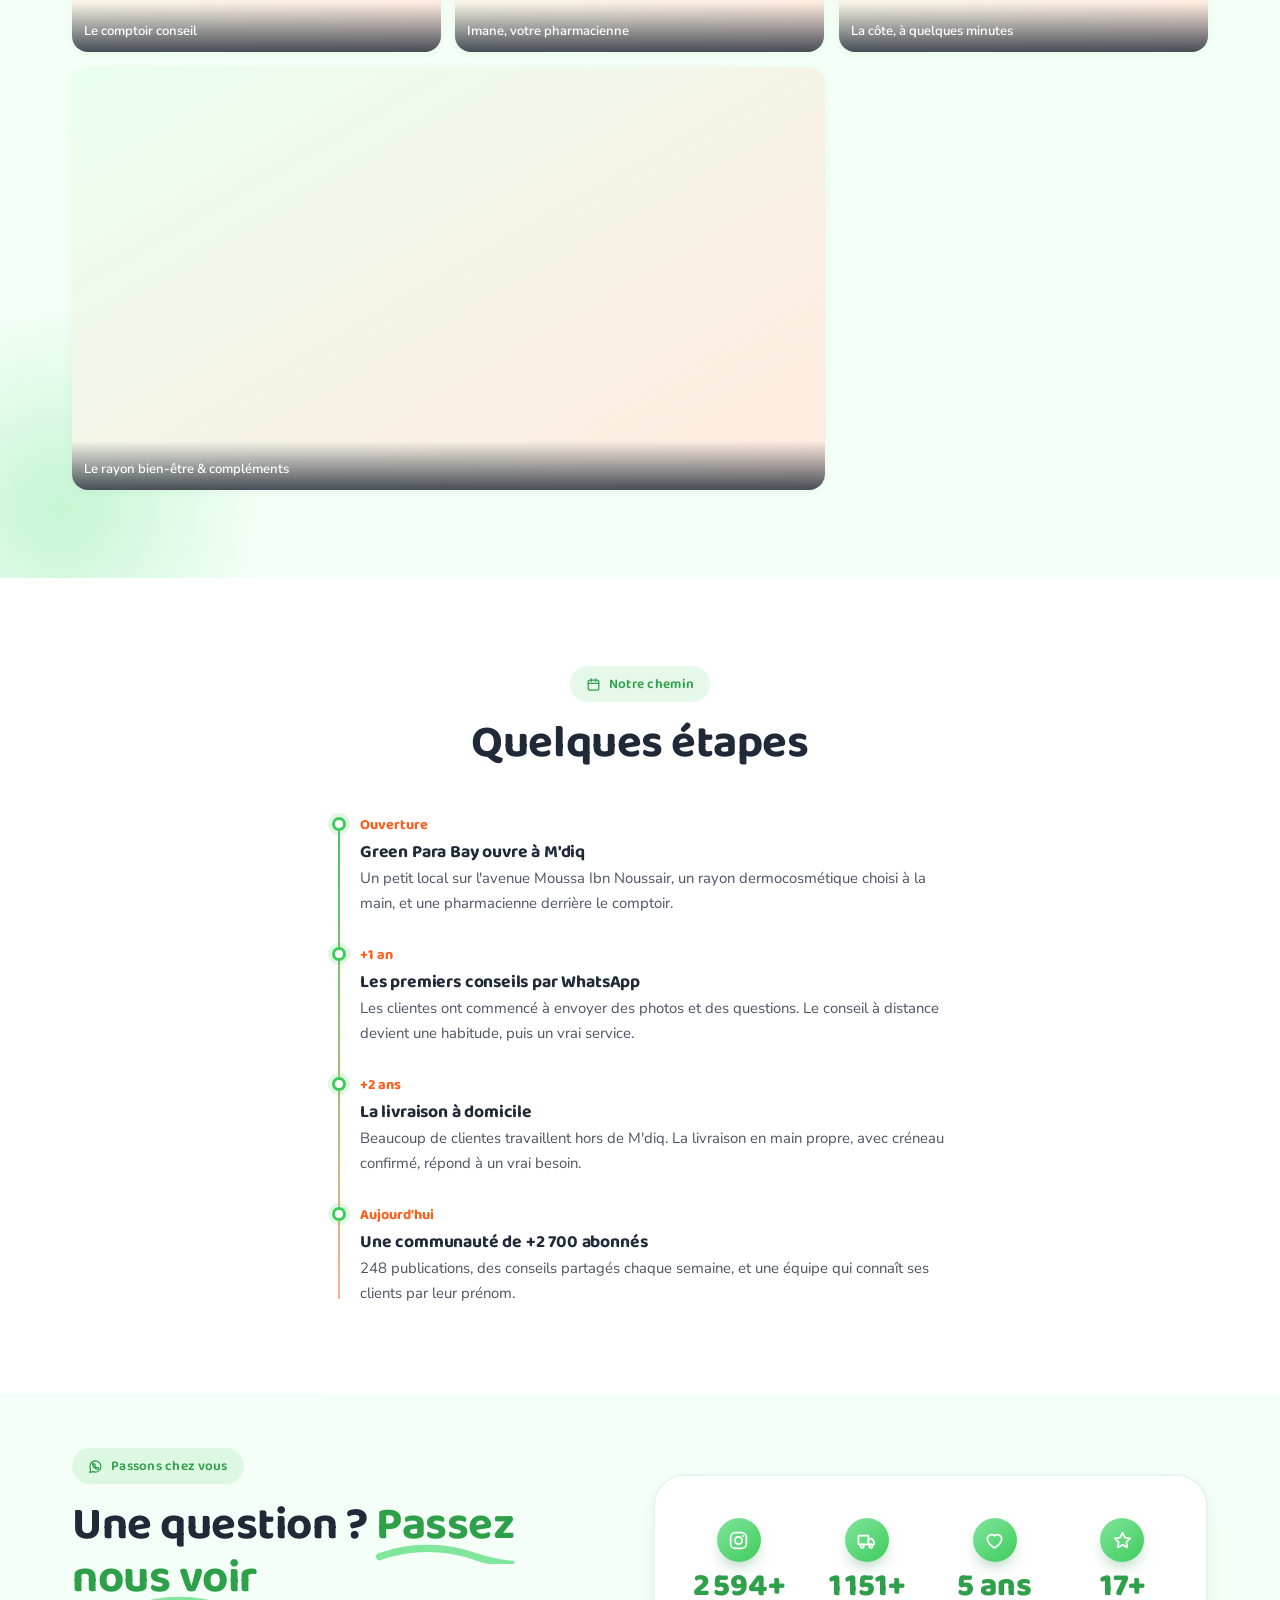
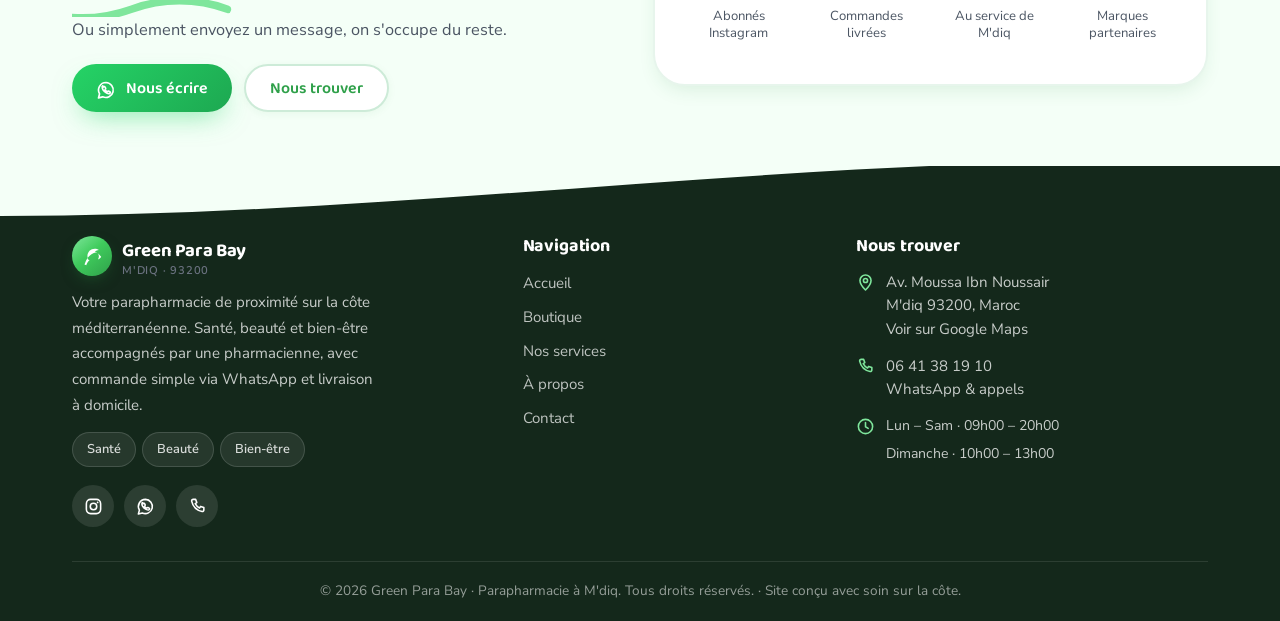
<file: about.html>
<!DOCTYPE html>
<html lang="fr">
<head>
  <meta charset="UTF-8">
  <meta name="viewport" content="width=device-width, initial-scale=1, viewport-fit=cover">
  <title>À propos — Green Para Bay | L'histoire d'une parapharmacie à M'diq</title>
  <meta name="description" content="Green Para Bay, parapharmacie fondée et tenue par Imane Errouahe, pharmacienne à M'diq. Expertise, proximité, bien-être et confiance : découvrez notre histoire et nos valeurs.">
  <meta name="theme-color" content="#3fcb5c">

  <link rel="preconnect" href="https://fonts.googleapis.com">
  <link rel="preconnect" href="https://fonts.gstatic.com" crossorigin>
  <link rel="icon" href="data:image/svg+xml,%3Csvg xmlns='http://www.w3.org/2000/svg' viewBox='0 0 32 32'%3E%3Ccircle cx='16' cy='16' r='16' fill='%233FCB5C'/%3E%3Cpath d='M23 10c-9 2-11.3 8.6-13.6 13.6l1.7.6c.8-2.2 2-3.9 3.4-5.1-2.5-1.7-3.3-4-3.3-6.2 0-4.1 3.2-7.2 7.2-7.2 1.5 0 2.9.5 4.1 1.3-1.6.2-3 .8-4.1 1.8 2.2.2 4 2 4 4.3 0 1.2-.4 2.3-1 3.2 1.4-.5 2.6-1.5 3.3-2.8C21 14.4 19.4 12 17 11.3Z' fill='%23fff'/%3E%3C/svg%3E">
  <link rel="stylesheet" href="style.css">
</head>
<body>

    <!-- =========================================================
       NAVBAR  (shared by every page)
       ========================================================= -->
  <header class="navbar">
    <div class="container nav-inner">
      <a class="brand" href="index.html" aria-label="Green Para Bay, accueil">
        <span class="brand__mark">
          <svg class="brand__leaf" viewBox="0 0 24 24" aria-hidden="true"><path d="M17 8C8 10 5.9 16.17 3.82 21.34l1.89.66c.83-2.37 2.2-4.31 3.74-5.66C7.83 17 7 14.43 7 12c0-4.5 3.5-8 8-8 1.7 0 3.27.56 4.55 1.5-1.74.17-3.34.92-4.55 1.95 2.5.18 4.5 2.25 4.5 4.8 0 1.31-.4 2.52-1.08 3.52 1.58-.57 2.83-1.64 3.58-3.02C20.84 11.82 19.1 9.5 17 8Z"/></svg>
        </span>
        <span class="brand__text">
          Green Para Bay
          <small>M'diq · 93200</small>
        </span>
      </a>

      <nav class="nav-links" aria-label="Navigation principale">
        <a href="index.html" data-nav="index.html">Accueil</a>
        <a href="shop.html" data-nav="shop.html">Boutique</a>
        <a href="services.html" data-nav="services.html">Services</a>
        <a href="about.html" data-nav="about.html">À propos</a>
        <a href="contact.html" data-nav="contact.html">Contact</a>
      </nav>

      <div class="nav-actions">
        <button class="cart-btn" type="button" aria-label="Ouvrir le panier">
          <svg viewBox="0 0 24 24" fill="none" stroke="currentColor" stroke-width="1.9" stroke-linecap="round" stroke-linejoin="round" aria-hidden="true"><circle cx="9" cy="20" r="1.6"/><circle cx="18" cy="20" r="1.6"/><path d="M2 3h2.2l2.6 12.4a2 2 0 0 0 2 1.6h8.6a2 2 0 0 0 2-1.6L22 7H5.4"/></svg>
          <span class="cart-badge">0</span>
        </button>

        <button class="menu-toggle tap-scale" id="menuToggle" type="button" aria-label="Ouvrir le menu" aria-expanded="false" aria-controls="mobileMenu">
          <span></span>
        </button>
      </div>
    </div>
  </header>

  <!-- Mobile drawer -->
  <div class="mobile-menu" id="mobileMenu">
    <div class="mobile-menu__panel">
      <nav class="mobile-menu__links" aria-label="Menu mobile">
        <a href="index.html" data-nav="index.html">Accueil</a>
        <a href="shop.html" data-nav="shop.html">Boutique</a>
        <a href="services.html" data-nav="services.html">Services</a>
        <a href="about.html" data-nav="about.html">À propos</a>
        <a href="contact.html" data-nav="contact.html">Contact</a>
      </nav>
      <div class="mobile-menu__foot">
        <p class="mobile-menu__meta">
          <strong>Green Para Bay</strong><br>
          Av. Moussa Ibn Noussair, M'diq 93200<br>
          06 41 38 19 10 · Lun–Sam 9h–20h
        </p>
        <a class="btn btn--whatsapp btn--block" href="https://wa.me/212641381910" target="_blank" rel="noopener">
          <span class="btn-icon" data-icon="whatsapp"></span> Nous écrire
        </a>
        <a class="btn btn--outline btn--block" href="https://instagram.com/green_para_bay" target="_blank" rel="noopener">
          <span class="btn-icon" data-icon="instagram"></span> @green_para_bay
        </a>
      </div>
    </div>
  </div>


  <main>

    <!-- =========================================================
         PAGE HERO
         ========================================================= -->
    <section class="page-hero">
      <div class="container page-hero__inner">
        <nav class="breadcrumb" aria-label="Fil d'Ariane">
          <a href="index.html">Accueil</a><span>/</span><span>À propos</span>
        </nav>
        <span class="eyebrow reveal"><span data-icon="heart" data-icon-size="15"></span> Notre histoire</span>
        <h1 class="reveal" data-delay="60">Une parapharmacie,<br>une pharmacienne, un quartier</h1>
        <p class="reveal" data-delay="120">
          Green Para Bay est née à M'diq, sur la côte méditerranéenne, avec une idée
          simple : la parapharmacie de proximité doit ressembler à une pharmacie de
          quartier, pas à un rayon de grande surface.
        </p>
      </div>
      <span class="wave wave--bottom" aria-hidden="true"></span>
    </section>

    <!-- =========================================================
         NOTRE HISTOIRE
         ========================================================= -->
    <section class="section">
      <div class="container">
        <div class="story">
          <div class="story__media reveal">
            <div data-img="https://images.unsplash.com/photo-1607619056574-7b8d3ee536b2?auto=format&fit=crop&w=900&q=80" data-alt="L'intérieur de la parapharmacie Green Para Bay" style="position:absolute;inset:0"></div>
          </div>

          <div class="story__body">
            <span class="eyebrow reveal"><span data-icon="sparkle" data-icon-size="15"></span> Depuis le début</span>
            <h2 class="section-title reveal" data-delay="60" style="text-align:left">La santé d'abord, la beauté ensuite</h2>

            <p class="reveal" data-delay="120">
              Imane Errouahe a exercé en pharmacie d'officine avant d'ouvrir Green Para
              Bay. Ce qu'elle a gardé de cette expérience, c'est une conviction simple :
              une personne qui entre dans une parapharmacie cherche rarement un
              produit. Elle cherche une réponse.
            </p>

            <p class="reveal" data-delay="160">
              Alors chez Green Para Bay, la formation de la pharmacienne vient en
              premier. <strong>Chaque produit en rayon a une raison d'être</strong> — il
              a été choisi pour un besoin réel, pas parce qu'il remplissait un casier.
              La beauté et le bien-être sont traités avec la même rigueur que la
              santé : c'est ce qui rend le conseil crédible.
            </p>

            <p class="reveal" data-delay="200">
              La parapharmacie s'adresse à M'diq et aux communes de la côte : Oued
              Laou, Larache, Kénitra. Beaucoup de clients sont desुलines qui travaillent
              loin, alors la commande via WhatsApp et la livraison à domicile sont
              devenues la règle, pas l'exception.
            </p>

            <div class="story__sign reveal" data-delay="240">
              <span class="avatar">IE</span>
              <span>
                <strong>Imane Errouahe</strong>
                <small>Pharmacienne diploma · Fondatrice de Green Para Bay</small>
              </span>
            </div>
          </div>
        </div>
      </div>
    </section>

    <!-- =========================================================
         NOS VALEURS
         ========================================================= -->
    <section class="section section--white" id="valeurs">
      <div class="container">
        <div class="section-head reveal">
          <span class="eyebrow"><span data-icon="star" data-icon-size="15"></span> Nos valeurs</span>
          <h2 class="section-title">Ce qui nous guide <em>chaque jour</em></h2>
          <p class="section-sub">Quatre principes, affichés en boutique et appliqués sans exception.</p>
        </div>

        <div class="values">
          <div class="value-card reveal" data-num="01">
            <span class="value-card__icon" data-icon="shield" data-icon-size="26"></span>
            <h3>Expertise</h3>
            <p>
              Chaque conseil vient d'une pharmacienne diplômée. Nous préférons dire
              « je ne sais pas, je vais vérifier » plutôt que de recommander au hasard.
            </p>
          </div>

          <div class="value-card reveal" data-delay="80" data-num="02">
            <span class="value-card__icon" data-icon="pin" data-icon-size="26"></span>
            <h3>Proximité</h3>
            <p>
              Un quartier, des visages connus, un créneau de livraison qui tient
              parole. On est à M'diq, pas dans un entrepôt.
            </p>
          </div>

          <div class="value-card reveal" data-delay="160" data-num="03">
            <span class="value-card__icon" data-icon="smile" data-icon-size="26"></span>
            <h3>Bien-être</h3>
            <p>
              La beauté et le bien-être ne sont pas un luxe. On propose des soins
              efficaces à des prix honnêtes, avec des alternatives quand le budget
              est serré.
            </p>
          </div>

          <div class="value-card reveal" data-delay="240" data-num="04">
            <span class="value-card__icon" data-icon="heart" data-icon-size="26"></span>
            <h3>Confiance</h3>
            <p>
              Produits authentiques, lots vérifiables, promotions réelles, et aucun
              conseil dicté par une marque. Ce que nous racontons en story, nous le
              pratiquons en boutique.
            </p>
          </div>
        </div>
      </div>
      <span class="wave wave--bottom wave--white" aria-hidden="true"></span>
    </section>

    <!-- =========================================================
         GALERIE : LA BOUTIQUE, L'ÉQUIPE, M'DIQ
         ========================================================= -->
    <section class="section section--blobs" id="galerie">
      <div class="container">
        <div class="section-head reveal">
          <span class="eyebrow eyebrow--coral"><span data-icon="camera" data-icon-size="15"></span> En images</span>
          <h2 class="section-title">La boutique, l'équipe, <em>M'diq</em></h2>
          <p class="section-sub">
            Un aperçu de notre quotidien, entre les rayons et la Méditerranée.
          </p>
        </div>

        <div class="gallery">
          <figure class="gallery__item gallery__item--wide reveal">
            <div data-img="https://images.unsplash.com/photo-1587854692152-cbe660dbde88?auto=format&fit=crop&w=1000&q=80" data-alt="Les rayons de Green Para Bay" style="position:absolute;inset:0"></div>
            <figcaption>Les rayons — soins, solaire, bien-être</figcaption>
          </figure>

          <figure class="gallery__item reveal" data-delay="80">
            <div data-img="https://images.unsplash.com/photo-1556228578-8c89e6adf883?auto=format&fit=crop&w=800&q=80" data-alt="Selection de soins" style="position:absolute;inset:0"></div>
            <figcaption>La sélection du mois</figcaption>
          </figure>

          <figure class="gallery__item reveal" data-delay="140">
            <div data-img="https://images.unsplash.com/photo-1608248543803-ba4f8c70ae0b?auto=format&fit=crop&w=800&q=80" data-alt="Comptoir et accueil" style="position:absolute;inset:0"></div>
            <figcaption>Le comptoir conseil</figcaption>
          </figure>

          <figure class="gallery__item reveal" data-delay="200">
            <div data-img="https://images.unsplash.com/photo-1580489944761-15a19d654956?auto=format&fit=crop&w=800&q=80" data-alt="Portrait de la pharmacienne" style="position:absolute;inset:0"></div>
            <figcaption>Imane, votre pharmacienne</figcaption>
          </figure>

          <figure class="gallery__item reveal" data-delay="260">
            <div data-img="https://images.unsplash.com/photo-1533104816931-20fa691ff6ca?auto=format&fit=crop&w=800&q=80" data-alt="La côte méditerranéenne" style="position:absolute;inset:0"></div>
            <figcaption>La côte, à quelques minutes</figcaption>
          </figure>

          <figure class="gallery__item gallery__item--wide reveal" data-delay="320">
            <div data-img="https://images.unsplash.com/photo-1550572017-edd951aa8f41?auto=format&fit=crop&w=1000&q=80" data-alt="Le rayon compléments" style="position:absolute;inset:0"></div>
            <figcaption>Le rayon bien-être &amp; compléments</figcaption>
          </figure>
        </div>
      </div>
      <span class="wave wave--bottom" aria-hidden="true"></span>
    </section>

    <!-- =========================================================
         CHEMIN
         ========================================================= -->
    <section class="section section--white">
      <div class="container">
        <div class="section-head reveal">
          <span class="eyebrow"><span data-icon="calendar" data-icon-size="15"></span> Notre chemin</span>
          <h2 class="section-title">Quelques étapes</h2>
        </div>

        <div class="timeline" style="max-width:620px;margin-inline:auto">
          <div class="timeline__item reveal">
            <span class="timeline__year">Ouverture</span>
            <h3>Green Para Bay ouvre à M'diq</h3>
            <p>
              Un petit local sur l'avenue Moussa Ibn Noussair, un rayon dermocosmétique
              choisi à la main, et une pharmacienne derrière le comptoir.
            </p>
          </div>

          <div class="timeline__item reveal" data-delay="80">
            <span class="timeline__year">+1 an</span>
            <h3>Les premiers conseils par WhatsApp</h3>
            <p>
              Les clientes ont commencé à envoyer des photos et des questions. Le conseil à
              distance devient une habitude, puis un vrai service.
            </p>
          </div>

          <div class="timeline__item reveal" data-delay="160">
            <span class="timeline__year">+2 ans</span>
            <h3>La livraison à domicile</h3>
            <p>
              Beaucoup de clientes travaillent hors de M'diq. La livraison en main
              propre, avec créneau confirmé, répond à un vrai besoin.
            </p>
          </div>

          <div class="timeline__item reveal" data-delay="240">
            <span class="timeline__year">Aujourd'hui</span>
            <h3>Une communauté de +2 700 abonnés</h3>
            <p>
              248 publications, des conseils partagés chaque semaine, et une équipe qui
              connaît ses clients par leur prénom.
            </p>
          </div>
        </div>
      </div>
      <span class="wave wave--bottom wave--white" aria-hidden="true"></span>
    </section>

    <!-- =========================================================
         CTA
         ========================================================= -->
    <section class="section section--tight">
      <div class="container">
        <div class="conseil__grid" style="align-items:center">
          <div class="section-head reveal" style="margin:0;text-align:left">
            <span class="eyebrow"><span data-icon="whatsapp" data-icon-size="15"></span> Passons chez vous</span>
            <h2 class="section-title" style="text-align:left">Une question ? <em>Passez nous voir</em></h2>
            <p class="section-sub" style="margin-left:0;text-align:left">
              Ou simplement envoyez un message, on s'occupe du reste.
            </p>
            <div class="btn-row" style="margin-top:20px">
              <a class="btn btn--whatsapp" href="https://wa.me/212641381910" target="_blank" rel="noopener">
                <span class="btn-icon" data-icon="whatsapp"></span> Nous écrire
              </a>
              <a class="btn btn--outline" href="contact.html">Nous trouver</a>
            </div>
          </div>

          <div class="stats reveal" data-delay="80">
            <div class="stat">
              <span class="stat__icon" data-icon="instagram" data-icon-size="21"></span>
              <span class="stat__number" data-count="2705" data-suffix="+">0</span>
              <span class="stat__label">Abonnés Instagram</span>
            </div>
            <div class="stat">
              <span class="stat__icon" data-icon="truck" data-icon-size="21"></span>
              <span class="stat__number" data-count="1200" data-suffix="+">0</span>
              <span class="stat__label">Commandes livrées</span>
            </div>
            <div class="stat">
              <span class="stat__icon" data-icon="heart" data-icon-size="21"></span>
              <span class="stat__number" data-count="5" data-suffix=" ans">0</span>
              <span class="stat__label">Au service de M'diq</span>
            </div>
            <div class="stat">
              <span class="stat__icon" data-icon="star" data-icon-size="21"></span>
              <span class="stat__number" data-count="18" data-suffix="+">0</span>
              <span class="stat__label">Marques partenaires</span>
            </div>
          </div>
        </div>
      </div>
    </section>

  </main>

    <!-- =========================================================
       FOOTER
       ========================================================= -->
  <footer class="footer">
    <span class="wave wave--top" aria-hidden="true"></span>

    <div class="container">
      <div class="footer__grid">

        <div class="footer__about">
          <a class="brand" href="index.html">
            <span class="brand__mark">
              <svg class="brand__leaf" viewBox="0 0 24 24" aria-hidden="true"><path d="M17 8C8 10 5.9 16.17 3.82 21.34l1.89.66c.83-2.37 2.2-4.31 3.74-5.66C7.83 17 7 14.43 7 12c0-4.5 3.5-8 8-8 1.7 0 3.27.56 4.55 1.5-1.74.17-3.34.92-4.55 1.95 2.5.18 4.5 2.25 4.5 4.8 0 1.31-.4 2.52-1.08 3.52 1.58-.57 2.83-1.64 3.58-3.02C20.84 11.82 19.1 9.5 17 8Z"/></svg>
            </span>
            <span class="brand__text">
              Green Para Bay
              <small>M'diq · 93200</small>
            </span>
          </a>

          <p>
            Votre parapharmacie de proximité sur la côte méditerranéenne. Santé,
            beauté et bien-être accompagnés par une pharmacienne, avec commande
            simple via WhatsApp et livraison à domicile.
          </p>

          <div class="footer__tagline">
            <span class="tag">Santé</span>
            <span class="tag">Beauté</span>
            <span class="tag">Bien-être</span>
          </div>

          <div class="footer__social">
            <a class="is-ig" href="https://instagram.com/green_para_bay" target="_blank" rel="noopener" aria-label="Instagram">
              <span data-icon="instagram" data-icon-size="19"></span>
            </a>
            <a href="https://wa.me/212641381910" target="_blank" rel="noopener" aria-label="WhatsApp">
              <span data-icon="whatsapp" data-icon-size="19"></span>
            </a>
            <a href="tel:+212641381910" aria-label="Téléphone">
              <span data-icon="phone" data-icon-size="19"></span>
            </a>
          </div>
        </div>

        <div>
          <h4>Navigation</h4>
          <nav class="footer__links">
            <a href="index.html">Accueil</a>
            <a href="shop.html">Boutique</a>
            <a href="services.html">Nos services</a>
            <a href="about.html">À propos</a>
            <a href="contact.html">Contact</a>
          </nav>
        </div>

        <div>
          <h4>Nous trouver</h4>
          <div class="footer__contact">
            <p class="footer__contact-item">
              <span data-icon="pin" data-icon-size="19"></span>
              <span>
                Av. Moussa Ibn Noussair<br>
                M'diq 93200, Maroc<br>
                <a href="https://www.google.com/maps/search/?api=1&query=Av.+Moussa+Ibn+Noussair,+M%27diq+93200,+Morocco" target="_blank" rel="noopener">Voir sur Google Maps</a>
              </span>
            </p>

            <p class="footer__contact-item">
              <span data-icon="phone" data-icon-size="19"></span>
              <span>
                <a href="tel:+212641381910">06 41 38 19 10</a><br>
                WhatsApp &amp; appels
              </span>
            </p>

            <p class="footer__contact-item">
              <span data-icon="clock" data-icon-size="19"></span>
              <span class="footer__hours" data-hours data-hours-compact>
                <span>Lun – Sam · 09h00 – 20h00</span>
                <span>Dimanche · 10h00 – 13h00</span>
              </span>
            </p>
          </div>
        </div>

      </div>

      <div class="footer__bottom">
        © <span data-year>2026</span> Green Para Bay · Parapharmacie à M'diq.
        Tous droits réservés. · Site conçu avec soin sur la côte.
      </div>
    </div>
  </footer>


    <!-- Cart panel markup is injected here by cart.js -->
  <div id="cart-root"></div>

  <!-- Sticky mobile action bar: slides in once the hero is passed -->
  <div class="mobile-bar" id="mobileBar">
    <a class="btn btn--outline" style="flex:1" href="tel:+212641381910">
      <span class="btn-icon" data-icon="phone"></span> Appeler
    </a>
    <a class="btn btn--whatsapp" style="flex:1.4" href="https://wa.me/212641381910" target="_blank" rel="noopener">
      <span class="btn-icon" data-icon="whatsapp"></span> WhatsApp
    </a>
  </div>

  <script src="data.js"></script>
  <script src="cart.js"></script>
  <script src="script.js"></script>
</body>
</html>


</body>
</html>
</file>
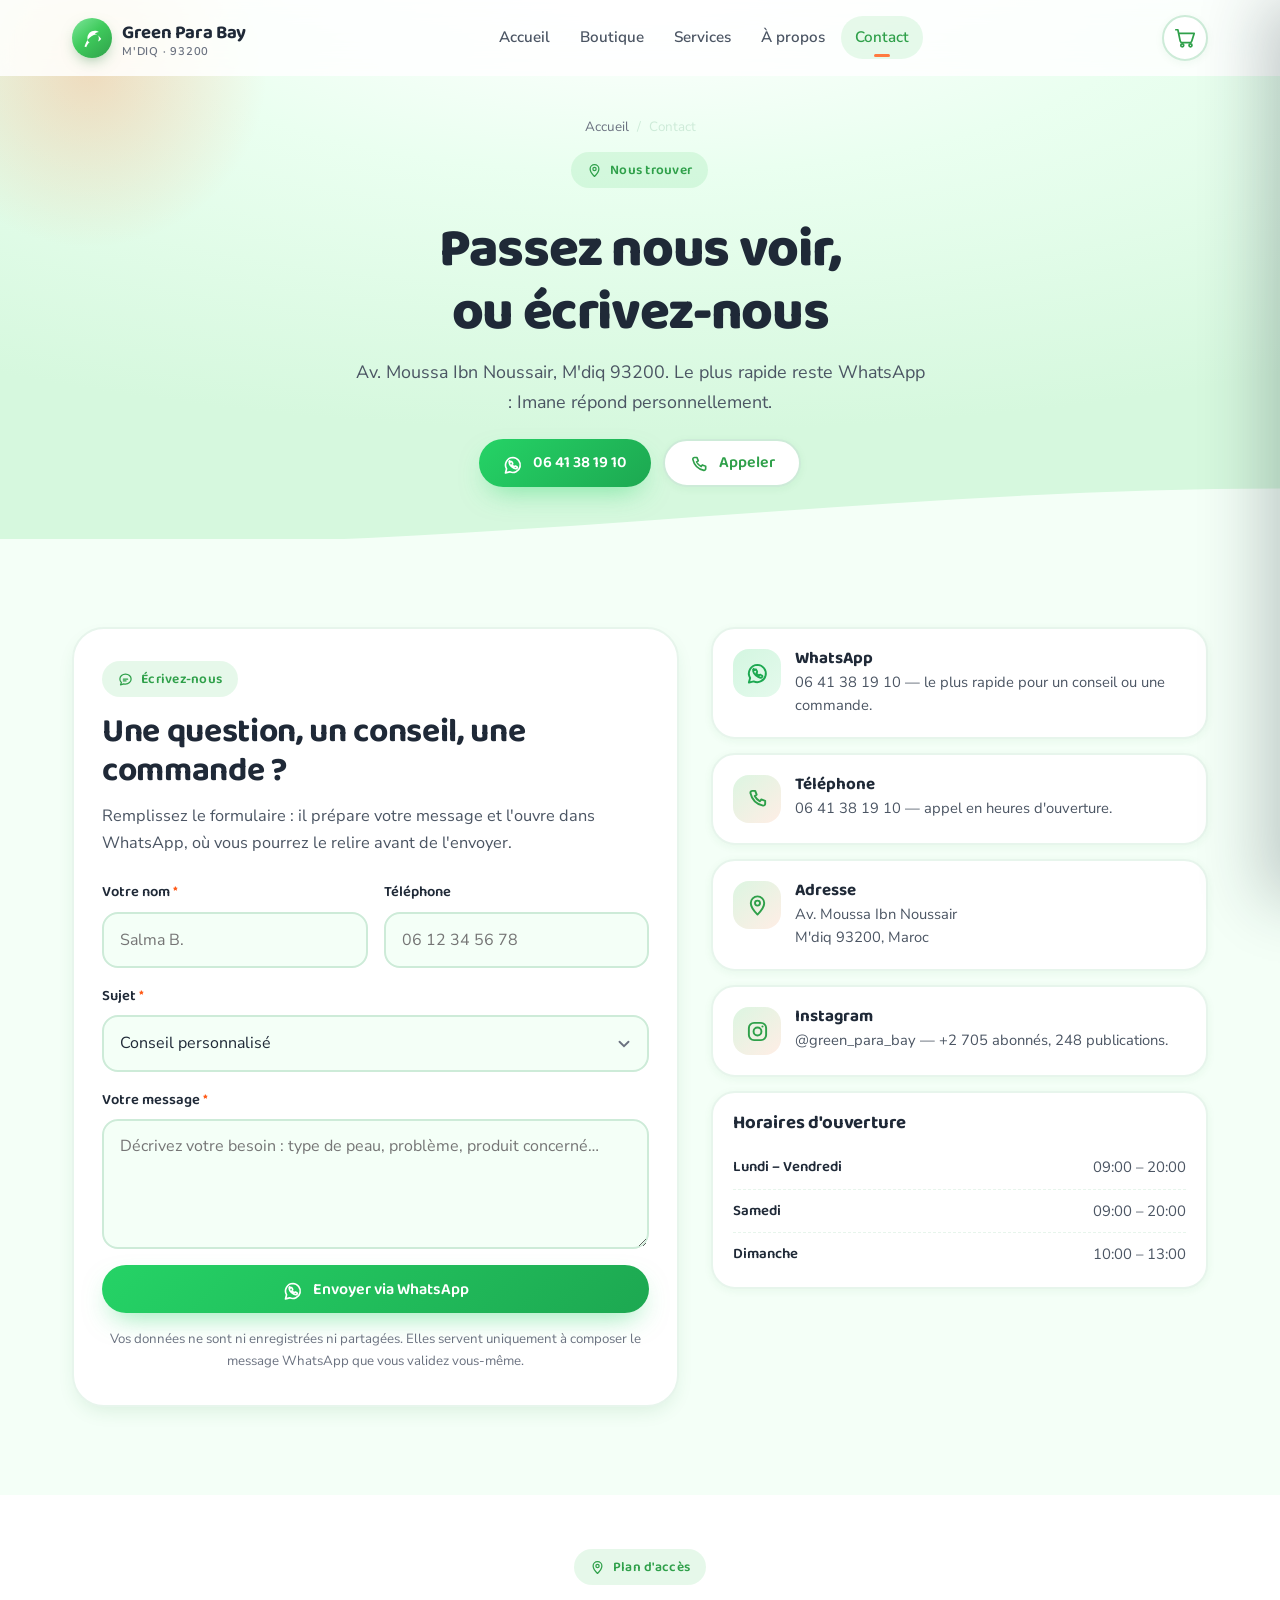
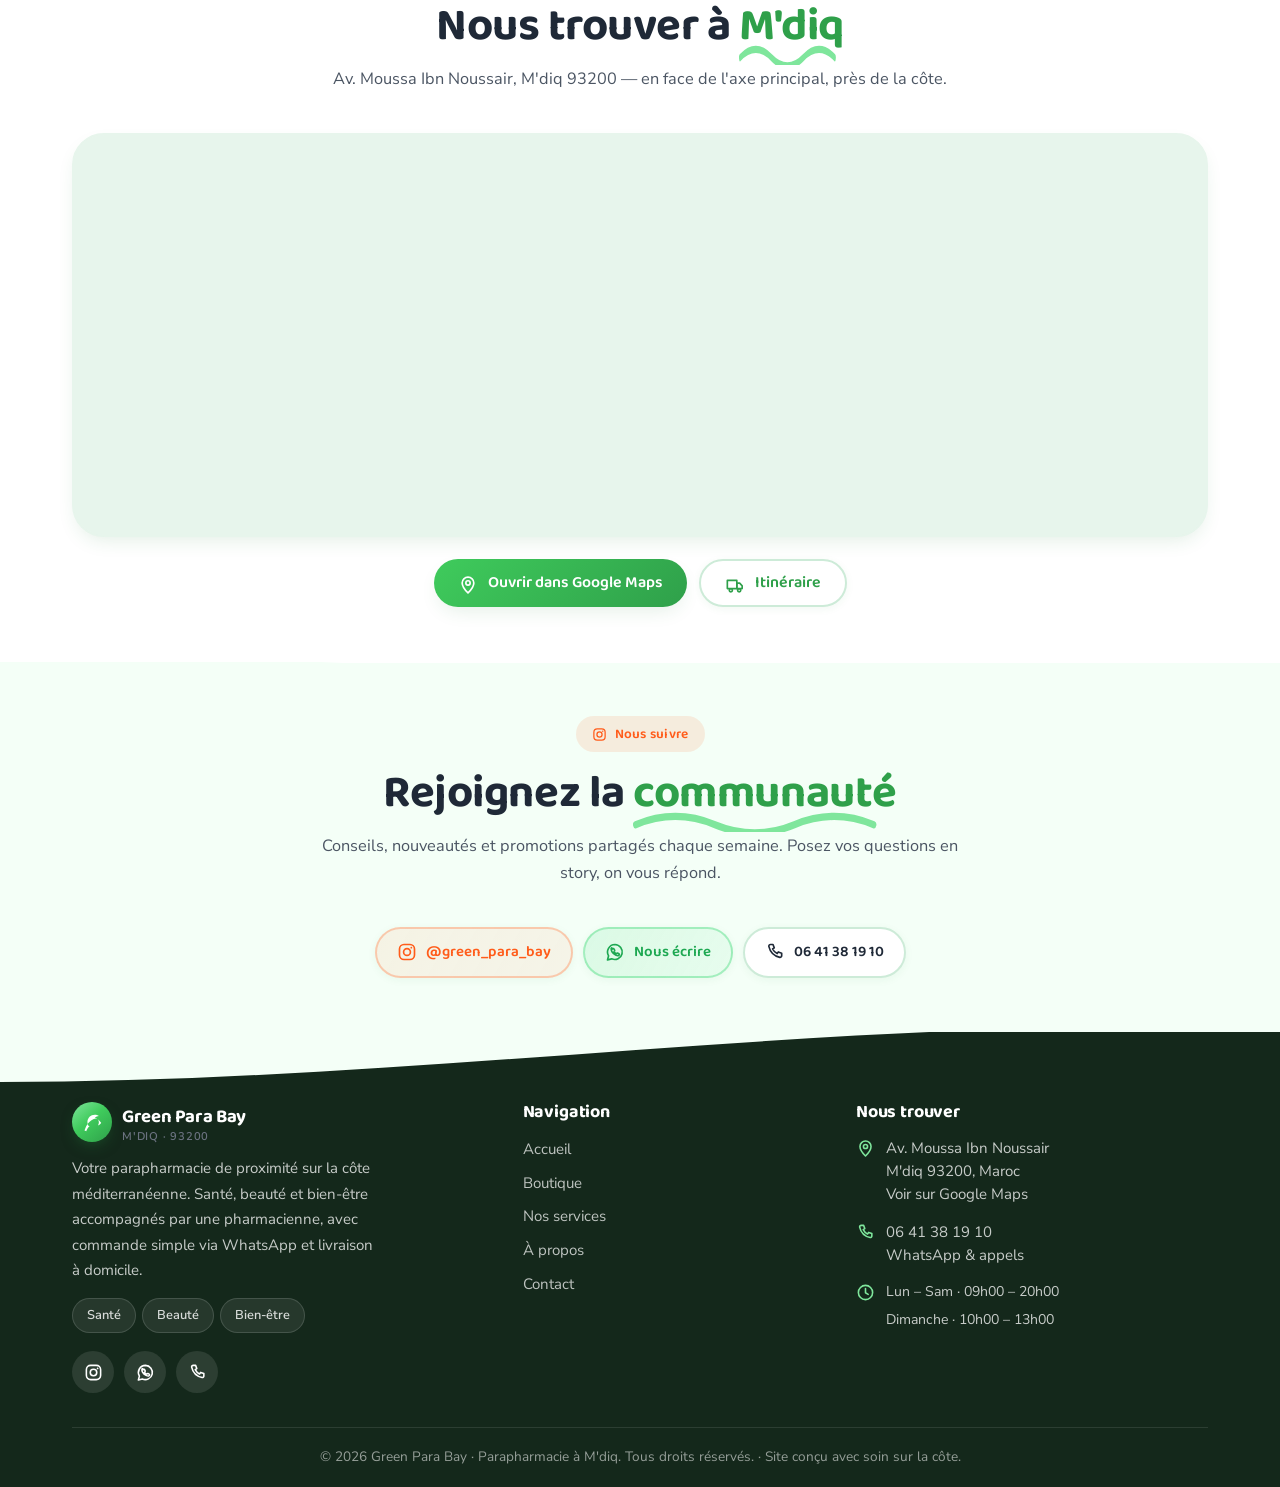
<file: contact.html>
<!DOCTYPE html>
<html lang="fr">
<head>
  <meta charset="UTF-8">
  <meta name="viewport" content="width=device-width, initial-scale=1, viewport-fit=cover">
  <title>Contact — Green Para Bay | Av. Moussa Ibn Noussair, M'diq 93200</title>
  <meta name="description" content="Contactez Green Para Bay : Av. Moussa Ibn Noussair, M'diq 93200. Téléphone et WhatsApp 06 41 38 19 10, Instagram @green_para_bay. Horaires et plan d'accès.">
  <meta name="theme-color" content="#3fcb5c">

  <link rel="preconnect" href="https://fonts.googleapis.com">
  <link rel="preconnect" href="https://fonts.gstatic.com" crossorigin>
  <link rel="icon" href="data:image/svg+xml,%3Csvg xmlns='http://www.w3.org/2000/svg' viewBox='0 0 32 32'%3E%3Ccircle cx='16' cy='16' r='16' fill='%233FCB5C'/%3E%3Cpath d='M23 10c-9 2-11.3 8.6-13.6 13.6l1.7.6c.8-2.2 2-3.9 3.4-5.1-2.5-1.7-3.3-4-3.3-6.2 0-4.1 3.2-7.2 7.2-7.2 1.5 0 2.9.5 4.1 1.3-1.6.2-3 .8-4.1 1.8 2.2.2 4 2 4 4.3 0 1.2-.4 2.3-1 3.2 1.4-.5 2.6-1.5 3.3-2.8C21 14.4 19.4 12 17 11.3Z' fill='%23fff'/%3E%3C/svg%3E">
  <link rel="stylesheet" href="style.css">
</head>
<body>

    <!-- =========================================================
       NAVBAR  (shared by every page)
       ========================================================= -->
  <header class="navbar">
    <div class="container nav-inner">
      <a class="brand" href="index.html" aria-label="Green Para Bay, accueil">
        <span class="brand__mark">
          <svg class="brand__leaf" viewBox="0 0 24 24" aria-hidden="true"><path d="M17 8C8 10 5.9 16.17 3.82 21.34l1.89.66c.83-2.37 2.2-4.31 3.74-5.66C7.83 17 7 14.43 7 12c0-4.5 3.5-8 8-8 1.7 0 3.27.56 4.55 1.5-1.74.17-3.34.92-4.55 1.95 2.5.18 4.5 2.25 4.5 4.8 0 1.31-.4 2.52-1.08 3.52 1.58-.57 2.83-1.64 3.58-3.02C20.84 11.82 19.1 9.5 17 8Z"/></svg>
        </span>
        <span class="brand__text">
          Green Para Bay
          <small>M'diq · 93200</small>
        </span>
      </a>

      <nav class="nav-links" aria-label="Navigation principale">
        <a href="index.html" data-nav="index.html">Accueil</a>
        <a href="shop.html" data-nav="shop.html">Boutique</a>
        <a href="services.html" data-nav="services.html">Services</a>
        <a href="about.html" data-nav="about.html">À propos</a>
        <a href="contact.html" data-nav="contact.html">Contact</a>
      </nav>

      <div class="nav-actions">
        <button class="cart-btn" type="button" aria-label="Ouvrir le panier">
          <svg viewBox="0 0 24 24" fill="none" stroke="currentColor" stroke-width="1.9" stroke-linecap="round" stroke-linejoin="round" aria-hidden="true"><circle cx="9" cy="20" r="1.6"/><circle cx="18" cy="20" r="1.6"/><path d="M2 3h2.2l2.6 12.4a2 2 0 0 0 2 1.6h8.6a2 2 0 0 0 2-1.6L22 7H5.4"/></svg>
          <span class="cart-badge">0</span>
        </button>

        <button class="menu-toggle tap-scale" id="menuToggle" type="button" aria-label="Ouvrir le menu" aria-expanded="false" aria-controls="mobileMenu">
          <span></span>
        </button>
      </div>
    </div>
  </header>

  <!-- Mobile drawer -->
  <div class="mobile-menu" id="mobileMenu">
    <div class="mobile-menu__panel">
      <nav class="mobile-menu__links" aria-label="Menu mobile">
        <a href="index.html" data-nav="index.html">Accueil</a>
        <a href="shop.html" data-nav="shop.html">Boutique</a>
        <a href="services.html" data-nav="services.html">Services</a>
        <a href="about.html" data-nav="about.html">À propos</a>
        <a href="contact.html" data-nav="contact.html">Contact</a>
      </nav>
      <div class="mobile-menu__foot">
        <p class="mobile-menu__meta">
          <strong>Green Para Bay</strong><br>
          Av. Moussa Ibn Noussair, M'diq 93200<br>
          06 41 38 19 10 · Lun–Sam 9h–20h
        </p>
        <a class="btn btn--whatsapp btn--block" href="https://wa.me/212641381910" target="_blank" rel="noopener">
          <span class="btn-icon" data-icon="whatsapp"></span> Nous écrire
        </a>
        <a class="btn btn--outline btn--block" href="https://instagram.com/green_para_bay" target="_blank" rel="noopener">
          <span class="btn-icon" data-icon="instagram"></span> @green_para_bay
        </a>
      </div>
    </div>
  </div>


  <main>

    <!-- =========================================================
         PAGE HERO
         ========================================================= -->
    <section class="page-hero">
      <div class="container page-hero__inner">
        <nav class="breadcrumb" aria-label="Fil d'Ariane">
          <a href="index.html">Accueil</a><span>/</span><span>Contact</span>
        </nav>
        <span class="eyebrow reveal"><span data-icon="pin" data-icon-size="15"></span> Nous trouver</span>
        <h1 class="reveal" data-delay="60">Passez nous voir,<br>ou écrivez-nous</h1>
        <p class="reveal" data-delay="120">
          Av. Moussa Ibn Noussair, M'diq 93200. Le plus rapide reste WhatsApp :
          Imane répond personnellement.
        </p>
        <div class="btn-row reveal" data-delay="180" style="justify-content:center;margin-top:8px">
          <a class="btn btn--whatsapp" href="https://wa.me/212641381910" target="_blank" rel="noopener">
            <span class="btn-icon" data-icon="whatsapp"></span> 06 41 38 19 10
          </a>
          <a class="btn btn--outline" href="tel:+212641381910">
            <span class="btn-icon" data-icon="phone"></span> Appeler
          </a>
        </div>
      </div>
      <span class="wave wave--bottom" aria-hidden="true"></span>
    </section>

    <!-- =========================================================
         FORMULAIRE + INFOS
         ========================================================= -->
    <section class="section">
      <div class="container">
        <div class="contact-grid">

          <!-- ---- formulaire ---- -->
          <form class="contact-form reveal" id="contactForm" novalidate>
            <div class="section-head" style="text-align:left;margin:0 0 8px">
              <span class="eyebrow"><span data-icon="chat" data-icon-size="15"></span> Écrivez-nous</span>
              <h2 class="section-title" style="text-align:left;font-size:clamp(1.5rem,4.4vw,2.1rem)">Une question, un conseil, une commande ?</h2>
              <p class="section-sub" style="text-align:left;margin:0">
                Remplissez le formulaire : il prépare votre message et l'ouvre dans
                WhatsApp, où vous pourrez le relire avant de l'envoyer.
              </p>
            </div>

            <div class="form-row">
              <div class="form-field">
                <label for="cf-name">Votre nom <span>*</span></label>
                <input type="text" id="cf-name" name="name" placeholder="Salma B." autocomplete="name" required>
              </div>

              <div class="form-field">
                <label for="cf-phone">Téléphone</label>
                <input type="tel" id="cf-phone" name="phone" placeholder="06 12 34 56 78" autocomplete="tel">
              </div>
            </div>

            <div class="form-field">
              <label for="cf-subject">Sujet <span>*</span></label>
              <select id="cf-subject" name="subject">
                <option>Conseil personnalisé</option>
                <option>Question sur un produit</option>
                <option>Commande et livraison</option>
                <option>Suivi de commande</option>
                <option>Conseil maman &amp; bébé</option>
                <option>Autre demande</option>
              </select>
            </div>

            <div class="form-field">
              <label for="cf-message">Votre message <span>*</span></label>
              <textarea id="cf-message" name="message" placeholder="Décrivez votre besoin : type de peau, problème, produit concerné…" required></textarea>
            </div>

            <button class="btn btn--whatsapp btn--block" type="submit">
              <span class="btn-icon" data-icon="whatsapp"></span>
              Envoyer via WhatsApp
            </button>

            <p class="form-note">
              Vos données ne sont ni enregistrées ni partagées. Elles servent
              uniquement à composer le message WhatsApp que vous validez vous-même.
            </p>
          </form>

          <!-- ---- infos ---- -->
          <div class="contact-info">

            <a class="info-card reveal" href="https://wa.me/212641381910" target="_blank" rel="noopener">
              <span class="info-card__icon info-card__icon--wa" data-icon="whatsapp" data-icon-size="23"></span>
              <span class="info-card__body">
                <strong>WhatsApp</strong>
                <p>06 41 38 19 10 — le plus rapide pour un conseil ou une commande.</p>
              </span>
            </a>

            <a class="info-card reveal" data-delay="60" href="tel:+212641381910">
              <span class="info-card__icon" data-icon="phone" data-icon-size="23"></span>
              <span class="info-card__body">
                <strong>Téléphone</strong>
                <p>06 41 38 19 10 — appel en heures d'ouverture.</p>
              </span>
            </a>

            <a class="info-card reveal" data-delay="120" href="https://www.google.com/maps/search/?api=1&query=Av.+Moussa+Ibn+Noussair,+M%27diq+93200,+Morocco" target="_blank" rel="noopener">
              <span class="info-card__icon" data-icon="pin" data-icon-size="23"></span>
              <span class="info-card__body">
                <strong>Adresse</strong>
                <p>Av. Moussa Ibn Noussair<br>M'diq 93200, Maroc</p>
              </span>
            </a>

            <a class="info-card reveal" data-delay="180" href="https://instagram.com/green_para_bay" target="_blank" rel="noopener">
              <span class="info-card__icon" data-icon="instagram" data-icon-size="23"></span>
              <span class="info-card__body">
                <strong>Instagram</strong>
                <p>@green_para_bay — +2 705 abonnés, 248 publications.</p>
              </span>
            </a>

            <div class="hours reveal" data-delay="240">
              <h3>Horaires d'ouverture</h3>
              <div data-hours></div>
            </div>

          </div>
        </div>
      </div>
    </section>

    <!-- =========================================================
         CARTE
         ========================================================= -->
    <section class="section section--tight section--white">
      <div class="container">
        <div class="section-head reveal">
          <span class="eyebrow"><span data-icon="pin" data-icon-size="15"></span> Plan d'accès</span>
          <h2 class="section-title">Nous trouver à <em>M'diq</em></h2>
          <p class="section-sub">Av. Moussa Ibn Noussair, M'diq 93200 — en face de l'axe principal, près de la côte.</p>
        </div>

        <div class="map-embed reveal">
          <iframe
            title="Carte du plan d'accès à Green Para Bay, Av. Moussa Ibn Noussair, M'diq 93200"
            src="https://www.google.com/maps?q=Av.%20Moussa%20Ibn%20Noussair%2C%20M%27diq%2093200%2C%20Morocco&output=embed"
            loading="lazy"
            referrerpolicy="no-referrer-when-downgrade"
            allowfullscreen></iframe>
        </div>

        <div class="btn-row reveal" style="justify-content:center;margin-top:22px">
          <a class="btn btn--green" href="https://www.google.com/maps/search/?api=1&query=Av.+Moussa+Ibn+Noussair,+M%27diq+93200,+Morocco" target="_blank" rel="noopener">
            <span class="btn-icon" data-icon="pin"></span> Ouvrir dans Google Maps
          </a>
          <a class="btn btn--outline" href="https://www.google.com/maps/dir/?api=1&destination=Av.+Moussa+Ibn+Noussair,+M%27diq+93200,+Morocco" target="_blank" rel="noopener">
            <span class="btn-icon" data-icon="truck"></span> Itinéraire
          </a>
        </div>
      </div>
      <span class="wave wave--bottom wave--white" aria-hidden="true"></span>
    </section>

    <!-- =========================================================
         RÉSEAUX
         ========================================================= -->
    <section class="section section--tight">
      <div class="container" style="text-align:center">
        <div class="section-head reveal">
          <span class="eyebrow eyebrow--coral"><span data-icon="instagram" data-icon-size="15"></span> Nous suivre</span>
          <h2 class="section-title">Rejoignez la <em>communauté</em></h2>
          <p class="section-sub">
            Conseils, nouveautés et promotions partagés chaque semaine. Posez vos
            questions en story, on vous répond.
          </p>
        </div>

        <div class="social-row reveal">
          <a class="social-btn social-btn--ig" href="https://instagram.com/green_para_bay" target="_blank" rel="noopener">
            <span data-icon="instagram" data-icon-size="20"></span> @green_para_bay
          </a>
          <a class="social-btn social-btn--wa" href="https://wa.me/212641381910" target="_blank" rel="noopener">
            <span data-icon="whatsapp" data-icon-size="20"></span> Nous écrire
          </a>
          <a class="social-btn" href="tel:+212641381910">
            <span data-icon="phone" data-icon-size="20"></span> 06 41 38 19 10
          </a>
        </div>
      </div>
    </section>

  </main>

    <!-- =========================================================
       FOOTER
       ========================================================= -->
  <footer class="footer">
    <span class="wave wave--top" aria-hidden="true"></span>

    <div class="container">
      <div class="footer__grid">

        <div class="footer__about">
          <a class="brand" href="index.html">
            <span class="brand__mark">
              <svg class="brand__leaf" viewBox="0 0 24 24" aria-hidden="true"><path d="M17 8C8 10 5.9 16.17 3.82 21.34l1.89.66c.83-2.37 2.2-4.31 3.74-5.66C7.83 17 7 14.43 7 12c0-4.5 3.5-8 8-8 1.7 0 3.27.56 4.55 1.5-1.74.17-3.34.92-4.55 1.95 2.5.18 4.5 2.25 4.5 4.8 0 1.31-.4 2.52-1.08 3.52 1.58-.57 2.83-1.64 3.58-3.02C20.84 11.82 19.1 9.5 17 8Z"/></svg>
            </span>
            <span class="brand__text">
              Green Para Bay
              <small>M'diq · 93200</small>
            </span>
          </a>

          <p>
            Votre parapharmacie de proximité sur la côte méditerranéenne. Santé,
            beauté et bien-être accompagnés par une pharmacienne, avec commande
            simple via WhatsApp et livraison à domicile.
          </p>

          <div class="footer__tagline">
            <span class="tag">Santé</span>
            <span class="tag">Beauté</span>
            <span class="tag">Bien-être</span>
          </div>

          <div class="footer__social">
            <a class="is-ig" href="https://instagram.com/green_para_bay" target="_blank" rel="noopener" aria-label="Instagram">
              <span data-icon="instagram" data-icon-size="19"></span>
            </a>
            <a href="https://wa.me/212641381910" target="_blank" rel="noopener" aria-label="WhatsApp">
              <span data-icon="whatsapp" data-icon-size="19"></span>
            </a>
            <a href="tel:+212641381910" aria-label="Téléphone">
              <span data-icon="phone" data-icon-size="19"></span>
            </a>
          </div>
        </div>

        <div>
          <h4>Navigation</h4>
          <nav class="footer__links">
            <a href="index.html">Accueil</a>
            <a href="shop.html">Boutique</a>
            <a href="services.html">Nos services</a>
            <a href="about.html">À propos</a>
            <a href="contact.html">Contact</a>
          </nav>
        </div>

        <div>
          <h4>Nous trouver</h4>
          <div class="footer__contact">
            <p class="footer__contact-item">
              <span data-icon="pin" data-icon-size="19"></span>
              <span>
                Av. Moussa Ibn Noussair<br>
                M'diq 93200, Maroc<br>
                <a href="https://www.google.com/maps/search/?api=1&query=Av.+Moussa+Ibn+Noussair,+M%27diq+93200,+Morocco" target="_blank" rel="noopener">Voir sur Google Maps</a>
              </span>
            </p>

            <p class="footer__contact-item">
              <span data-icon="phone" data-icon-size="19"></span>
              <span>
                <a href="tel:+212641381910">06 41 38 19 10</a><br>
                WhatsApp &amp; appels
              </span>
            </p>

            <p class="footer__contact-item">
              <span data-icon="clock" data-icon-size="19"></span>
              <span class="footer__hours" data-hours data-hours-compact>
                <span>Lun – Sam · 09h00 – 20h00</span>
                <span>Dimanche · 10h00 – 13h00</span>
              </span>
            </p>
          </div>
        </div>

      </div>

      <div class="footer__bottom">
        © <span data-year>2026</span> Green Para Bay · Parapharmacie à M'diq.
        Tous droits réservés. · Site conçu avec soin sur la côte.
      </div>
    </div>
  </footer>


    <!-- Cart panel markup is injected here by cart.js -->
  <div id="cart-root"></div>

  <!-- Sticky mobile action bar: slides in once the hero is passed -->
  <div class="mobile-bar" id="mobileBar">
    <a class="btn btn--outline" style="flex:1" href="tel:+212641381910">
      <span class="btn-icon" data-icon="phone"></span> Appeler
    </a>
    <a class="btn btn--whatsapp" style="flex:1.4" href="https://wa.me/212641381910" target="_blank" rel="noopener">
      <span class="btn-icon" data-icon="whatsapp"></span> WhatsApp
    </a>
  </div>

  <script src="data.js"></script>
  <script src="cart.js"></script>
  <script src="script.js"></script>
</body>
</html>


</body>
</html>
</file>
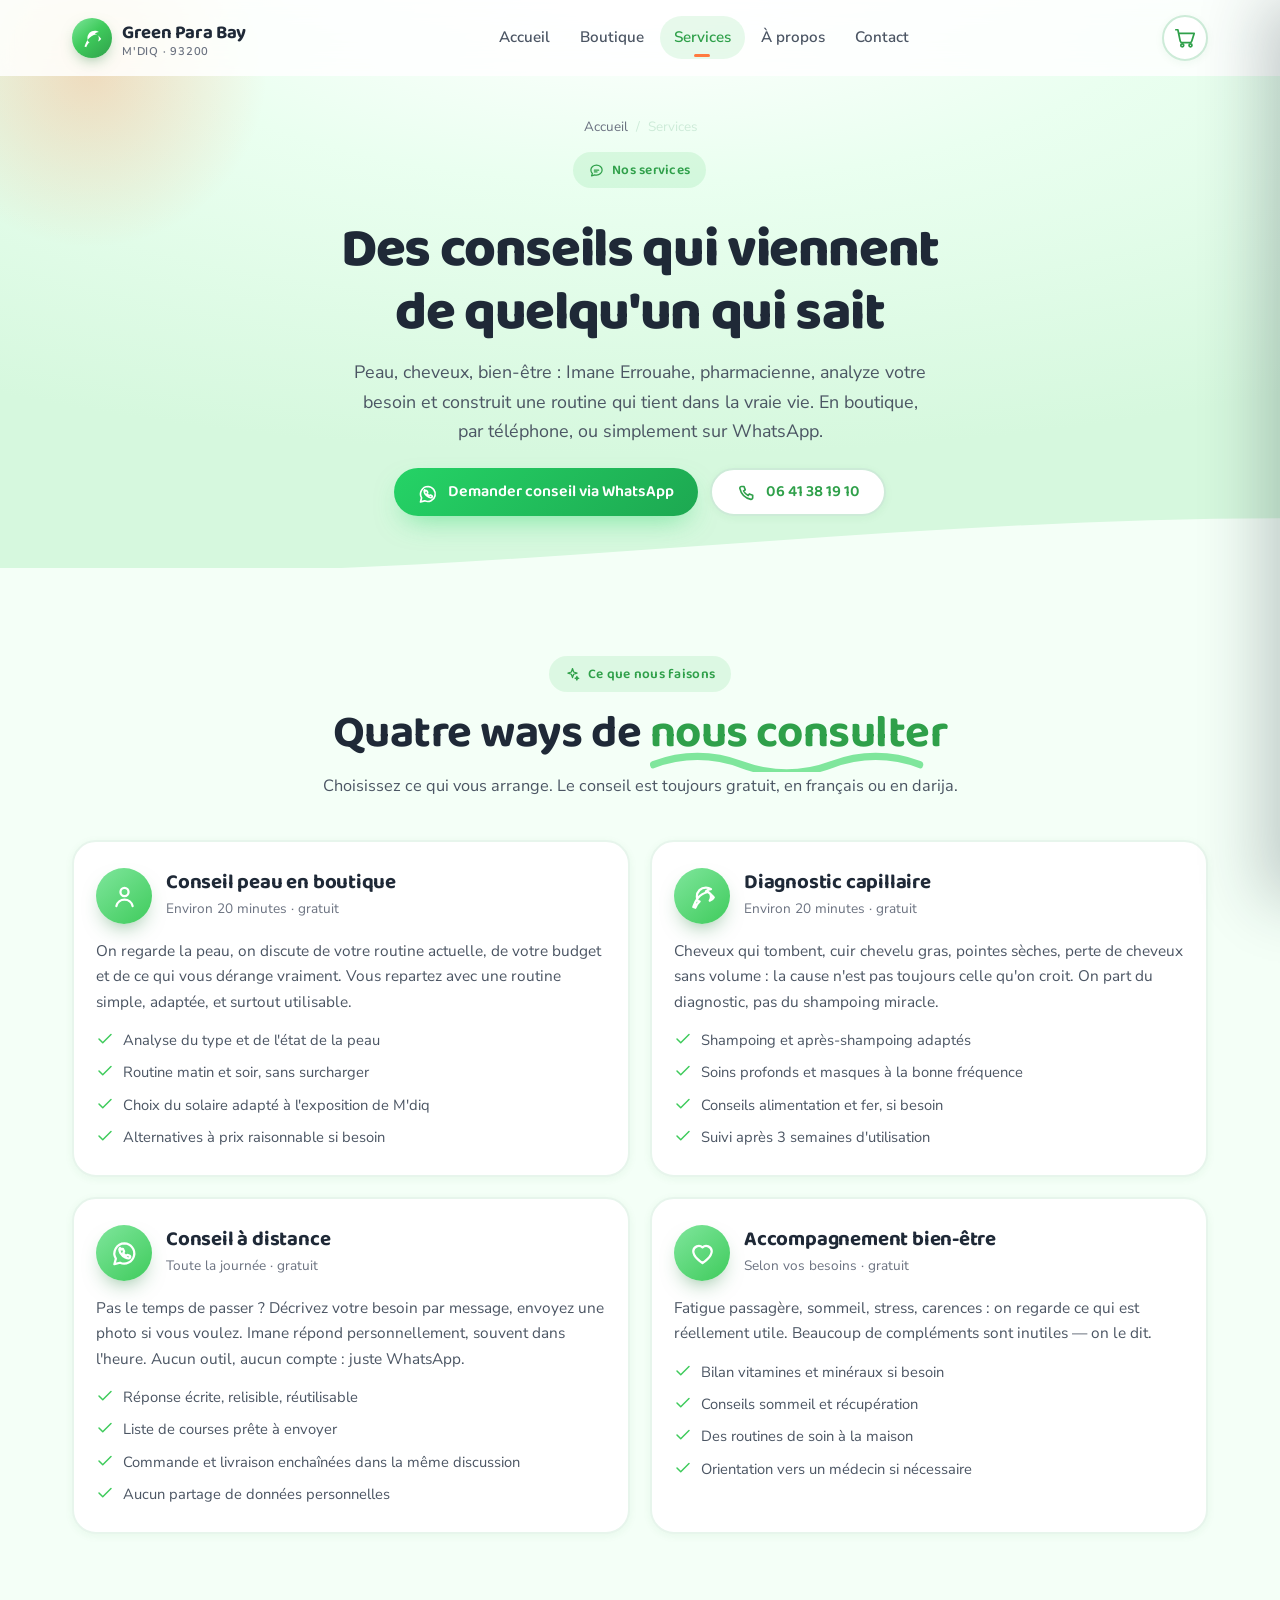
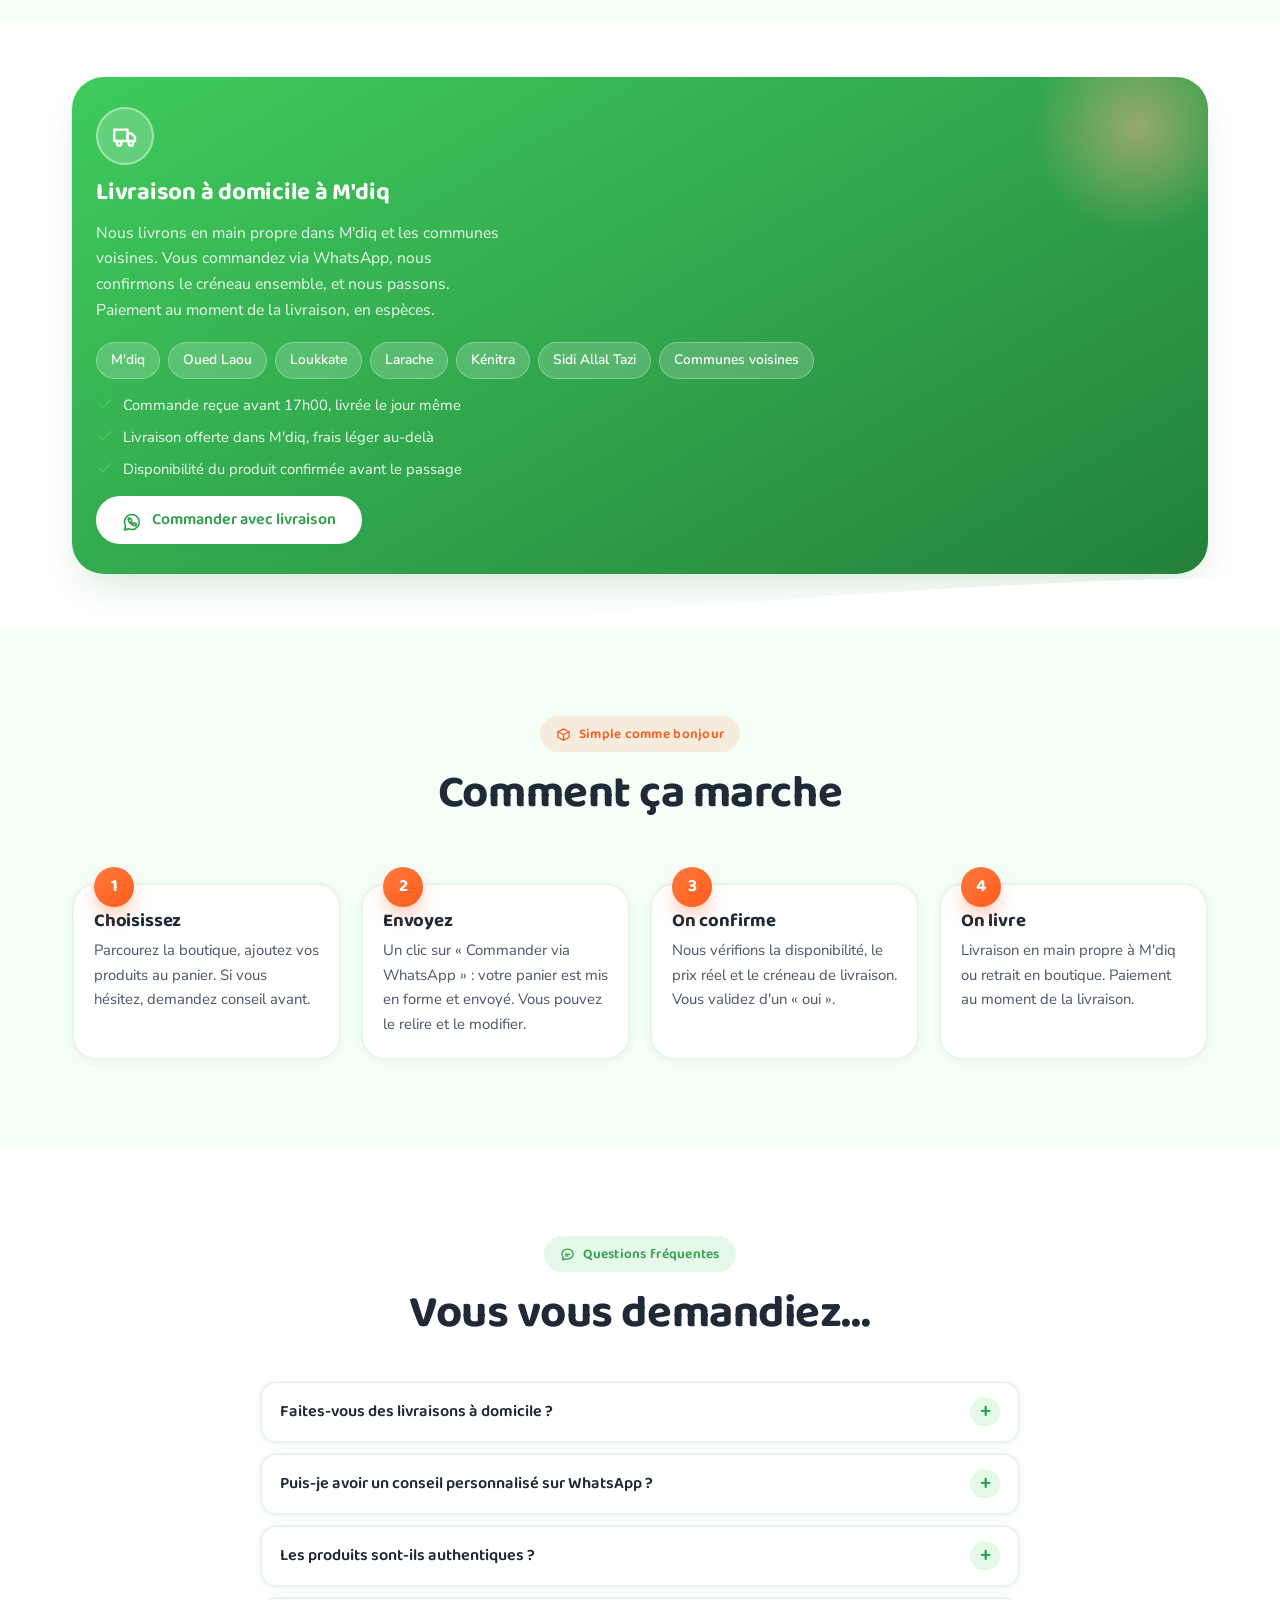
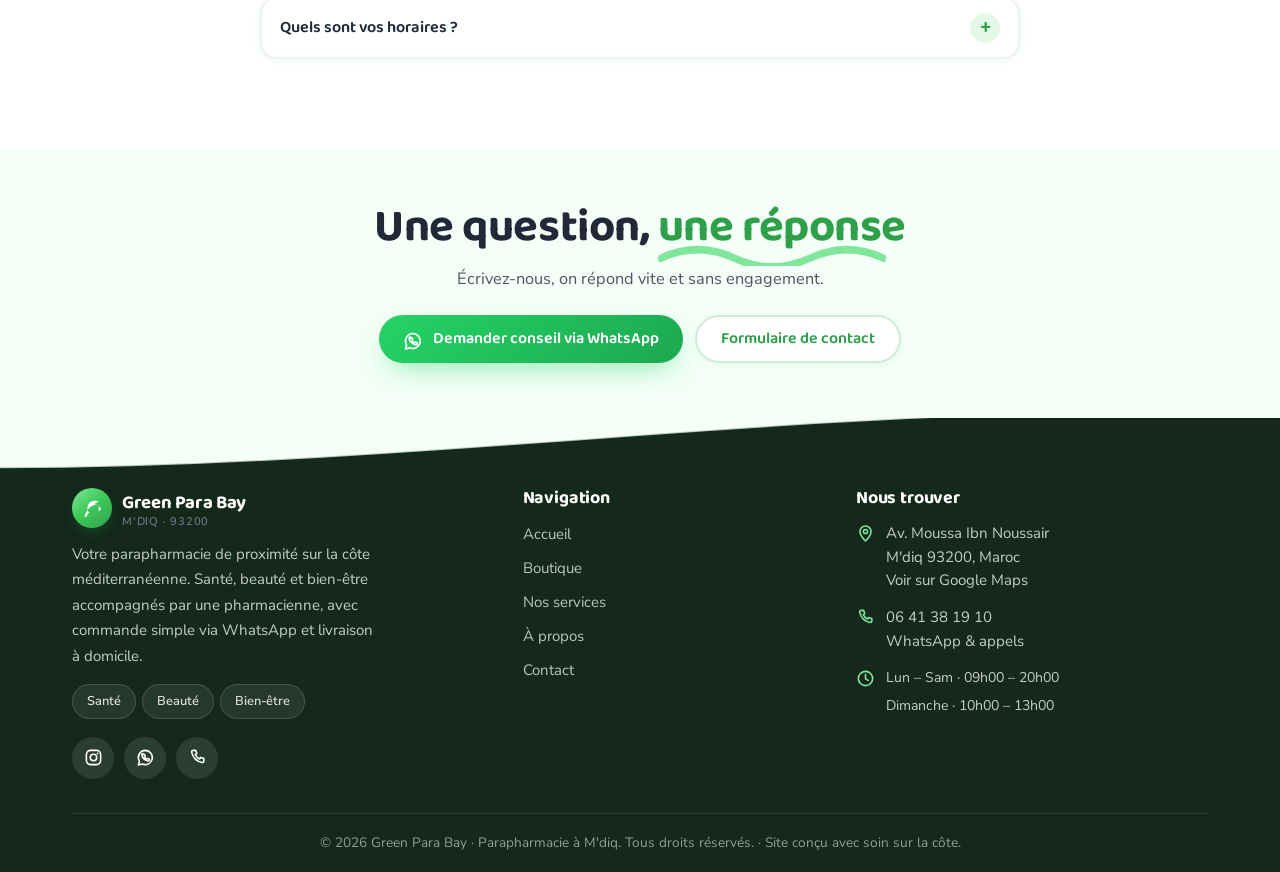
<file: services.html>
<!DOCTYPE html>
<html lang="fr">
<head>
  <meta charset="UTF-8">
  <meta name="viewport" content="width=device-width, initial-scale=1, viewport-fit=cover">
  <title>Nos services — Green Para Bay | Conseils &amp; livraison à M'diq</title>
  <meta name="description" content="Conseils personnalisés peau, cheveux et bien-être par une pharmacienne, en boutique ou via WhatsApp. Livraison à domicile à M'diq, Oued Laou, Larache et communes voisines.">
  <meta name="theme-color" content="#3fcb5c">

  <link rel="preconnect" href="https://fonts.googleapis.com">
  <link rel="preconnect" href="https://fonts.gstatic.com" crossorigin>
  <link rel="icon" href="data:image/svg+xml,%3Csvg xmlns='http://www.w3.org/2000/svg' viewBox='0 0 32 32'%3E%3Ccircle cx='16' cy='16' r='16' fill='%233FCB5C'/%3E%3Cpath d='M23 10c-9 2-11.3 8.6-13.6 13.6l1.7.6c.8-2.2 2-3.9 3.4-5.1-2.5-1.7-3.3-4-3.3-6.2 0-4.1 3.2-7.2 7.2-7.2 1.5 0 2.9.5 4.1 1.3-1.6.2-3 .8-4.1 1.8 2.2.2 4 2 4 4.3 0 1.2-.4 2.3-1 3.2 1.4-.5 2.6-1.5 3.3-2.8C21 14.4 19.4 12 17 11.3Z' fill='%23fff'/%3E%3C/svg%3E">
  <link rel="stylesheet" href="style.css">
</head>
<body>

    <!-- =========================================================
       NAVBAR  (shared by every page)
       ========================================================= -->
  <header class="navbar">
    <div class="container nav-inner">
      <a class="brand" href="index.html" aria-label="Green Para Bay, accueil">
        <span class="brand__mark">
          <svg class="brand__leaf" viewBox="0 0 24 24" aria-hidden="true"><path d="M17 8C8 10 5.9 16.17 3.82 21.34l1.89.66c.83-2.37 2.2-4.31 3.74-5.66C7.83 17 7 14.43 7 12c0-4.5 3.5-8 8-8 1.7 0 3.27.56 4.55 1.5-1.74.17-3.34.92-4.55 1.95 2.5.18 4.5 2.25 4.5 4.8 0 1.31-.4 2.52-1.08 3.52 1.58-.57 2.83-1.64 3.58-3.02C20.84 11.82 19.1 9.5 17 8Z"/></svg>
        </span>
        <span class="brand__text">
          Green Para Bay
          <small>M'diq · 93200</small>
        </span>
      </a>

      <nav class="nav-links" aria-label="Navigation principale">
        <a href="index.html" data-nav="index.html">Accueil</a>
        <a href="shop.html" data-nav="shop.html">Boutique</a>
        <a href="services.html" data-nav="services.html">Services</a>
        <a href="about.html" data-nav="about.html">À propos</a>
        <a href="contact.html" data-nav="contact.html">Contact</a>
      </nav>

      <div class="nav-actions">
        <button class="cart-btn" type="button" aria-label="Ouvrir le panier">
          <svg viewBox="0 0 24 24" fill="none" stroke="currentColor" stroke-width="1.9" stroke-linecap="round" stroke-linejoin="round" aria-hidden="true"><circle cx="9" cy="20" r="1.6"/><circle cx="18" cy="20" r="1.6"/><path d="M2 3h2.2l2.6 12.4a2 2 0 0 0 2 1.6h8.6a2 2 0 0 0 2-1.6L22 7H5.4"/></svg>
          <span class="cart-badge">0</span>
        </button>

        <button class="menu-toggle tap-scale" id="menuToggle" type="button" aria-label="Ouvrir le menu" aria-expanded="false" aria-controls="mobileMenu">
          <span></span>
        </button>
      </div>
    </div>
  </header>

  <!-- Mobile drawer -->
  <div class="mobile-menu" id="mobileMenu">
    <div class="mobile-menu__panel">
      <nav class="mobile-menu__links" aria-label="Menu mobile">
        <a href="index.html" data-nav="index.html">Accueil</a>
        <a href="shop.html" data-nav="shop.html">Boutique</a>
        <a href="services.html" data-nav="services.html">Services</a>
        <a href="about.html" data-nav="about.html">À propos</a>
        <a href="contact.html" data-nav="contact.html">Contact</a>
      </nav>
      <div class="mobile-menu__foot">
        <p class="mobile-menu__meta">
          <strong>Green Para Bay</strong><br>
          Av. Moussa Ibn Noussair, M'diq 93200<br>
          06 41 38 19 10 · Lun–Sam 9h–20h
        </p>
        <a class="btn btn--whatsapp btn--block" href="https://wa.me/212641381910" target="_blank" rel="noopener">
          <span class="btn-icon" data-icon="whatsapp"></span> Nous écrire
        </a>
        <a class="btn btn--outline btn--block" href="https://instagram.com/green_para_bay" target="_blank" rel="noopener">
          <span class="btn-icon" data-icon="instagram"></span> @green_para_bay
        </a>
      </div>
    </div>
  </div>


  <main>

    <!-- =========================================================
         PAGE HERO
         ========================================================= -->
    <section class="page-hero">
      <div class="container page-hero__inner">
        <nav class="breadcrumb" aria-label="Fil d'Ariane">
          <a href="index.html">Accueil</a><span>/</span><span>Services</span>
        </nav>
        <span class="eyebrow reveal"><span data-icon="chat" data-icon-size="15"></span> Nos services</span>
        <h1 class="reveal" data-delay="60">Des conseils qui viennent<br>de quelqu'un qui sait</h1>
        <p class="reveal" data-delay="120">
          Peau, cheveux, bien-être : Imane Errouahe, pharmacienne, analyze votre
          besoin et construit une routine qui tient dans la vraie vie. En boutique,
          par téléphone, ou simplement sur WhatsApp.
        </p>
        <div class="btn-row reveal" data-delay="180" style="justify-content:center;margin-top:8px">
          <a class="btn btn--whatsapp" href="https://wa.me/212641381910?text=Bonjour%20Green%20Para%20Bay%2C%20j%27aimerais%20demander%20un%20conseil%20personnalis%C3%A9." target="_blank" rel="noopener">
            <span class="btn-icon" data-icon="whatsapp"></span> Demander conseil via WhatsApp
          </a>
          <a class="btn btn--outline" href="tel:+212641381910">
            <span class="btn-icon" data-icon="phone"></span> 06 41 38 19 10
          </a>
        </div>
      </div>
      <span class="wave wave--bottom" aria-hidden="true"></span>
    </section>

    <!-- =========================================================
         SERVICES DÉTAILLÉS
         ========================================================= -->
    <section class="section">
      <div class="container">
        <div class="section-head reveal">
          <span class="eyebrow"><span data-icon="sparkle" data-icon-size="15"></span> Ce que nous faisons</span>
          <h2 class="section-title">Quatre ways de <em>nous consulter</em></h2>
          <p class="section-sub">Choisissez ce qui vous arrange. Le conseil est toujours gratuit, en français ou en darija.</p>
        </div>

        <div class="service-list">

          <article class="service-card reveal">
            <div class="service-card__head">
              <span class="service-card__icon" data-icon="user" data-icon-size="27"></span>
              <div>
                <h3>Conseil peau en boutique</h3>
                <small>Environ 20 minutes · gratuit</small>
              </div>
            </div>
            <p>
              On regarde la peau, on discute de votre routine actuelle, de votre budget
              et de ce qui vous dérange vraiment. Vous repartez avec une routine
              simple, adaptée, et surtout utilisable.
            </p>
            <ul class="service-card__list">
              <li><span data-icon="check" data-icon-size="18"></span> Analyse du type et de l'état de la peau</li>
              <li><span data-icon="check" data-icon-size="18"></span> Routine matin et soir, sans surcharger</li>
              <li><span data-icon="check" data-icon-size="18"></span> Choix du solaire adapté à l'exposition de M'diq</li>
              <li><span data-icon="check" data-icon-size="18"></span> Alternatives à prix raisonnable si besoin</li>
            </ul>
          </article>

          <article class="service-card reveal" data-delay="80">
            <div class="service-card__head">
              <span class="service-card__icon" data-icon="leaf" data-icon-size="27"></span>
              <div>
                <h3>Diagnostic capillaire</h3>
                <small>Environ 20 minutes · gratuit</small>
              </div>
            </div>
            <p>
              Cheveux qui tombent, cuir chevelu gras, pointes sèches, perte de
cheveux sans volume : la cause n'est pas toujours celle qu'on croit. On part du
              diagnostic, pas du shampoing miracle.
            </p>
            <ul class="service-card__list">
              <li><span data-icon="check" data-icon-size="18"></span> Shampoing et après-shampoing adaptés</li>
              <li><span data-icon="check" data-icon-size="18"></span> Soins profonds et masques à la bonne fréquence</li>
              <li><span data-icon="check" data-icon-size="18"></span> Conseils alimentation et fer, si besoin</li>
              <li><span data-icon="check" data-icon-size="18"></span> Suivi après 3 semaines d'utilisation</li>
            </ul>
          </article>

          <article class="service-card reveal" data-delay="160">
            <div class="service-card__head">
              <span class="service-card__icon" data-icon="whatsapp" data-icon-size="27"></span>
              <div>
                <h3>Conseil à distance</h3>
                <small>Toute la journée · gratuit</small>
              </div>
            </div>
            <p>
              Pas le temps de passer ? Décrivez votre besoin par message, envoyez une
              photo si vous voulez. Imane répond personnellement, souvent dans
              l'heure. Aucun outil, aucun compte : juste WhatsApp.
            </p>
            <ul class="service-card__list">
              <li><span data-icon="check" data-icon-size="18"></span> Réponse écrite, relisible, réutilisable</li>
              <li><span data-icon="check" data-icon-size="18"></span> Liste de courses prête à envoyer</li>
              <li><span data-icon="check" data-icon-size="18"></span> Commande et livraison enchaînées dans la même discussion</li>
              <li><span data-icon="check" data-icon-size="18"></span> Aucun partage de données personnelles</li>
            </ul>
          </article>

          <article class="service-card reveal" data-delay="240">
            <div class="service-card__head">
              <span class="service-card__icon" data-icon="heart" data-icon-size="27"></span>
              <div>
                <h3>Accompagnement bien-être</h3>
                <small>Selon vos besoins · gratuit</small>
              </div>
            </div>
            <p>
              Fatigue passagère, sommeil, stress, carences : on regarde ce qui est
              réellement utile. Beaucoup de compléments sont inutiles — on le dit.
            </p>
            <ul class="service-card__list">
              <li><span data-icon="check" data-icon-size="18"></span> Bilan vitamines et minéraux si besoin</li>
              <li><span data-icon="check" data-icon-size="18"></span> Conseils sommeil et récupération</li>
              <li><span data-icon="check" data-icon-size="18"></span> Des routines de soin à la maison</li>
              <li><span data-icon="check" data-icon-size="18"></span> Orientation vers un médecin si nécessaire</li>
            </ul>
          </article>

        </div>
      </div>
    </section>

    <!-- =========================================================
         LIVRAISON
         ========================================================= -->
    <section class="section section--tight section--white">
      <div class="container">
        <div class="delivery reveal">
          <div class="delivery__inner">
            <span class="delivery__icon" data-icon="truck" data-icon-size="28"></span>
            <h3>Livraison à domicile à M'diq</h3>
            <p>
              Nous livrons en main propre dans M'diq et les communes voisines. Vous
              commandez via WhatsApp, nous confirmons le créneau ensemble, et nous
              passons. Paiement au moment de la livraison, en espèces.
            </p>

            <div class="delivery__zones">
              <span class="tag">M'diq</span>
              <span class="tag">Oued Laou</span>
              <span class="tag">Loukkate</span>
              <span class="tag">Larache</span>
              <span class="tag">Kénitra</span>
              <span class="tag">Sidi Allal Tazi</span>
              <span class="tag">Communes voisines</span>
            </div>

            <ul class="service-card__list" style="color:#fff">
              <li style="color:rgba(255,255,255,.92)"><span data-icon="check" data-icon-size="18" style="color:var(--green-light)"></span> Commande reçue avant 17h00, livrée le jour même</li>
              <li style="color:rgba(255,255,255,.92)"><span data-icon="check" data-icon-size="18" style="color:var(--green-light)"></span> Livraison offerte dans M'diq, frais léger au-delà</li>
              <li style="color:rgba(255,255,255,.92)"><span data-icon="check" data-icon-size="18" style="color:var(--green-light)"></span> Disponibilité du produit confirmée avant le passage</li>
            </ul>

            <a class="btn btn--outline" style="background:#fff;border-color:#fff;color:var(--green-dark)" href="https://wa.me/212641381910?text=Bonjour%2C%20je%20souhaite%20commander%20avec%20livraison%20%C3%A0%20M%27diq." target="_blank" rel="noopener">
              <span class="btn-icon" data-icon="whatsapp"></span> Commander avec livraison
            </a>
          </div>
        </div>
      </div>
      <span class="wave wave--bottom wave--white" aria-hidden="true"></span>
    </section>

    <!-- =========================================================
         COMMENT ÇA MARCHE
         ========================================================= -->
    <section class="section">
      <div class="container">
        <div class="section-head reveal">
          <span class="eyebrow eyebrow--coral"><span data-icon="box" data-icon-size="15"></span> Simple comme bonjour</span>
          <h2 class="section-title">Comment ça marche</h2>
        </div>

        <div class="steps">
          <div class="step reveal">
            <h3>Choisissez</h3>
            <p>
              Parcourez la boutique, ajoutez vos produits au panier. Si vous hésitez,
              demandez conseil avant.
            </p>
          </div>

          <div class="step reveal" data-delay="80">
            <h3>Envoyez</h3>
            <p>
              Un clic sur « Commander via WhatsApp » : votre panier est mis en forme
              et envoyé. Vous pouvez le relire et le modifier.
            </p>
          </div>

          <div class="step reveal" data-delay="160">
            <h3>On confirme</h3>
            <p>
              Nous vérifions la disponibilité, le prix réel et le créneau de
              livraison. Vous validez d'un « oui ».
            </p>
          </div>

          <div class="step reveal" data-delay="240">
            <h3>On livre</h3>
            <p>
              Livraison en main propre à M'diq ou retrait en boutique. Paiement au
              moment de la livraison.
            </p>
          </div>
        </div>
      </div>
    </section>

    <!-- =========================================================
         FAQ
         ========================================================= -->
    <section class="section section--white" id="faq">
      <div class="container">
        <div class="section-head reveal">
          <span class="eyebrow"><span data-icon="chat" data-icon-size="15"></span> Questions fréquentes</span>
          <h2 class="section-title">Vous vous demandiez…</h2>
        </div>

        <div class="faq-list" id="faqList"><!-- filled by script.js --></div>
      </div>
      <span class="wave wave--bottom wave--white" aria-hidden="true"></span>
    </section>

    <!-- =========================================================
         CTA FINAL
         ========================================================= -->
    <section class="section section--tight">
      <div class="container" style="text-align:center">
        <div class="section-head reveal" style="margin-bottom:22px">
          <h2 class="section-title">Une question, <em>une réponse</em></h2>
          <p class="section-sub">Écrivez-nous, on répond vite et sans engagement.</p>
        </div>
        <div class="btn-row reveal" style="justify-content:center">
          <a class="btn btn--whatsapp" href="https://wa.me/212641381910" target="_blank" rel="noopener">
            <span class="btn-icon" data-icon="whatsapp"></span> Demander conseil via WhatsApp
          </a>
          <a class="btn btn--outline" href="contact.html">Formulaire de contact</a>
        </div>
      </div>
    </section>

  </main>

    <!-- =========================================================
       FOOTER
       ========================================================= -->
  <footer class="footer">
    <span class="wave wave--top" aria-hidden="true"></span>

    <div class="container">
      <div class="footer__grid">

        <div class="footer__about">
          <a class="brand" href="index.html">
            <span class="brand__mark">
              <svg class="brand__leaf" viewBox="0 0 24 24" aria-hidden="true"><path d="M17 8C8 10 5.9 16.17 3.82 21.34l1.89.66c.83-2.37 2.2-4.31 3.74-5.66C7.83 17 7 14.43 7 12c0-4.5 3.5-8 8-8 1.7 0 3.27.56 4.55 1.5-1.74.17-3.34.92-4.55 1.95 2.5.18 4.5 2.25 4.5 4.8 0 1.31-.4 2.52-1.08 3.52 1.58-.57 2.83-1.64 3.58-3.02C20.84 11.82 19.1 9.5 17 8Z"/></svg>
            </span>
            <span class="brand__text">
              Green Para Bay
              <small>M'diq · 93200</small>
            </span>
          </a>

          <p>
            Votre parapharmacie de proximité sur la côte méditerranéenne. Santé,
            beauté et bien-être accompagnés par une pharmacienne, avec commande
            simple via WhatsApp et livraison à domicile.
          </p>

          <div class="footer__tagline">
            <span class="tag">Santé</span>
            <span class="tag">Beauté</span>
            <span class="tag">Bien-être</span>
          </div>

          <div class="footer__social">
            <a class="is-ig" href="https://instagram.com/green_para_bay" target="_blank" rel="noopener" aria-label="Instagram">
              <span data-icon="instagram" data-icon-size="19"></span>
            </a>
            <a href="https://wa.me/212641381910" target="_blank" rel="noopener" aria-label="WhatsApp">
              <span data-icon="whatsapp" data-icon-size="19"></span>
            </a>
            <a href="tel:+212641381910" aria-label="Téléphone">
              <span data-icon="phone" data-icon-size="19"></span>
            </a>
          </div>
        </div>

        <div>
          <h4>Navigation</h4>
          <nav class="footer__links">
            <a href="index.html">Accueil</a>
            <a href="shop.html">Boutique</a>
            <a href="services.html">Nos services</a>
            <a href="about.html">À propos</a>
            <a href="contact.html">Contact</a>
          </nav>
        </div>

        <div>
          <h4>Nous trouver</h4>
          <div class="footer__contact">
            <p class="footer__contact-item">
              <span data-icon="pin" data-icon-size="19"></span>
              <span>
                Av. Moussa Ibn Noussair<br>
                M'diq 93200, Maroc<br>
                <a href="https://www.google.com/maps/search/?api=1&query=Av.+Moussa+Ibn+Noussair,+M%27diq+93200,+Morocco" target="_blank" rel="noopener">Voir sur Google Maps</a>
              </span>
            </p>

            <p class="footer__contact-item">
              <span data-icon="phone" data-icon-size="19"></span>
              <span>
                <a href="tel:+212641381910">06 41 38 19 10</a><br>
                WhatsApp &amp; appels
              </span>
            </p>

            <p class="footer__contact-item">
              <span data-icon="clock" data-icon-size="19"></span>
              <span class="footer__hours" data-hours data-hours-compact>
                <span>Lun – Sam · 09h00 – 20h00</span>
                <span>Dimanche · 10h00 – 13h00</span>
              </span>
            </p>
          </div>
        </div>

      </div>

      <div class="footer__bottom">
        © <span data-year>2026</span> Green Para Bay · Parapharmacie à M'diq.
        Tous droits réservés. · Site conçu avec soin sur la côte.
      </div>
    </div>
  </footer>


    <!-- Cart panel markup is injected here by cart.js -->
  <div id="cart-root"></div>

  <!-- Sticky mobile action bar: slides in once the hero is passed -->
  <div class="mobile-bar" id="mobileBar">
    <a class="btn btn--outline" style="flex:1" href="tel:+212641381910">
      <span class="btn-icon" data-icon="phone"></span> Appeler
    </a>
    <a class="btn btn--whatsapp" style="flex:1.4" href="https://wa.me/212641381910" target="_blank" rel="noopener">
      <span class="btn-icon" data-icon="whatsapp"></span> WhatsApp
    </a>
  </div>

  <script src="data.js"></script>
  <script src="cart.js"></script>
  <script src="script.js"></script>
</body>
</html>


</body>
</html>
</file>
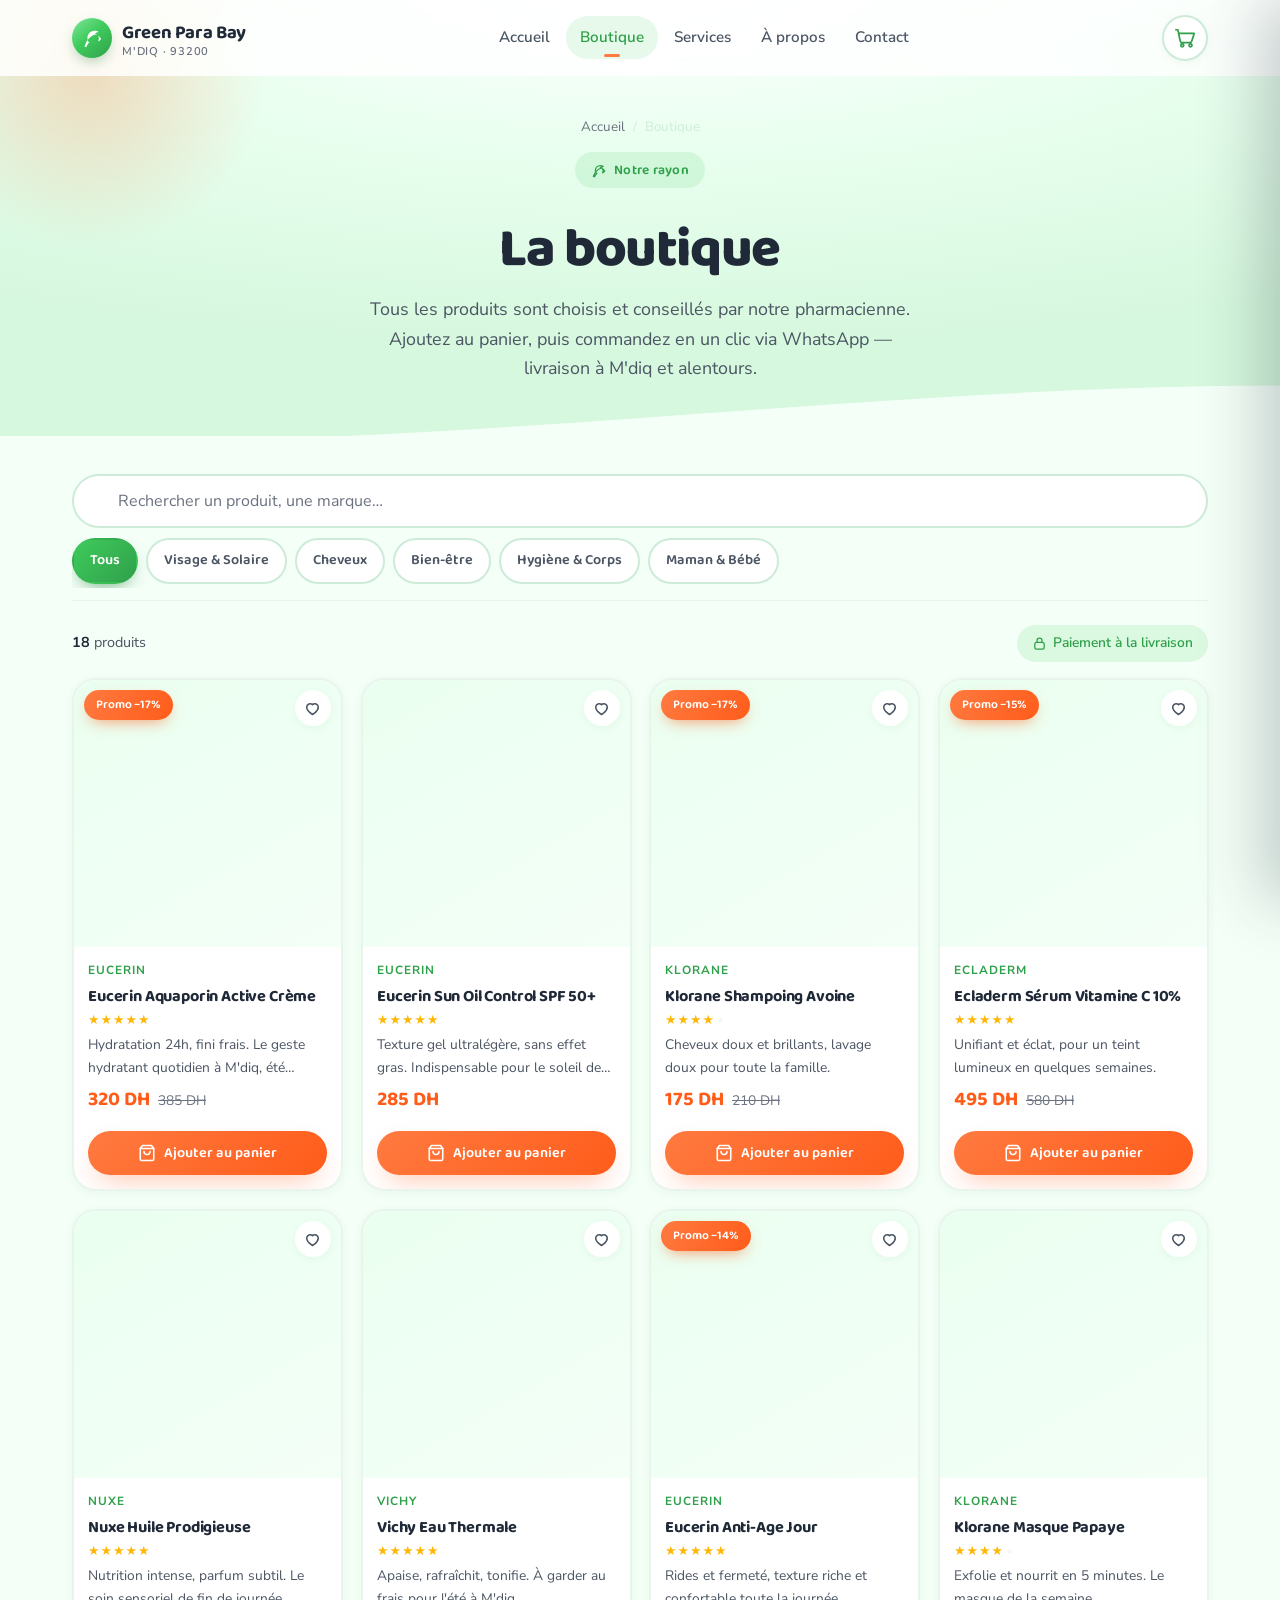
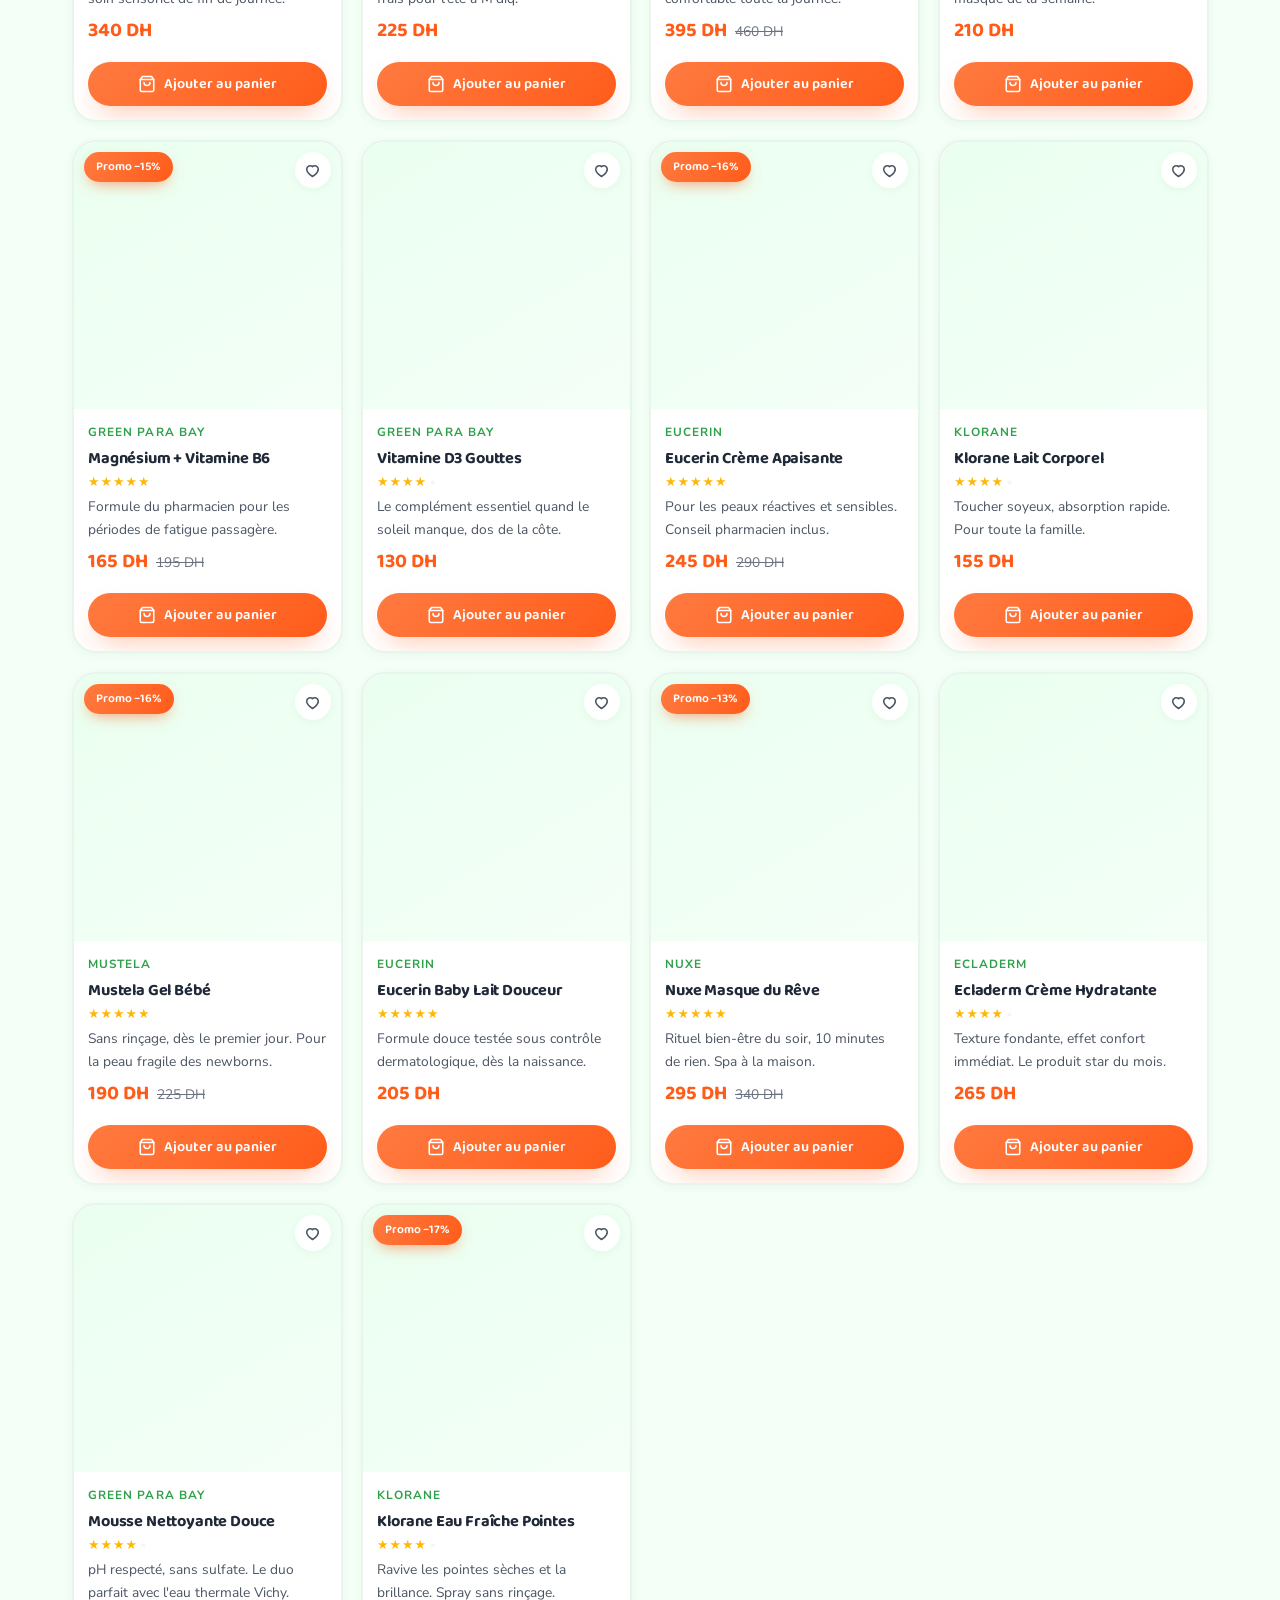
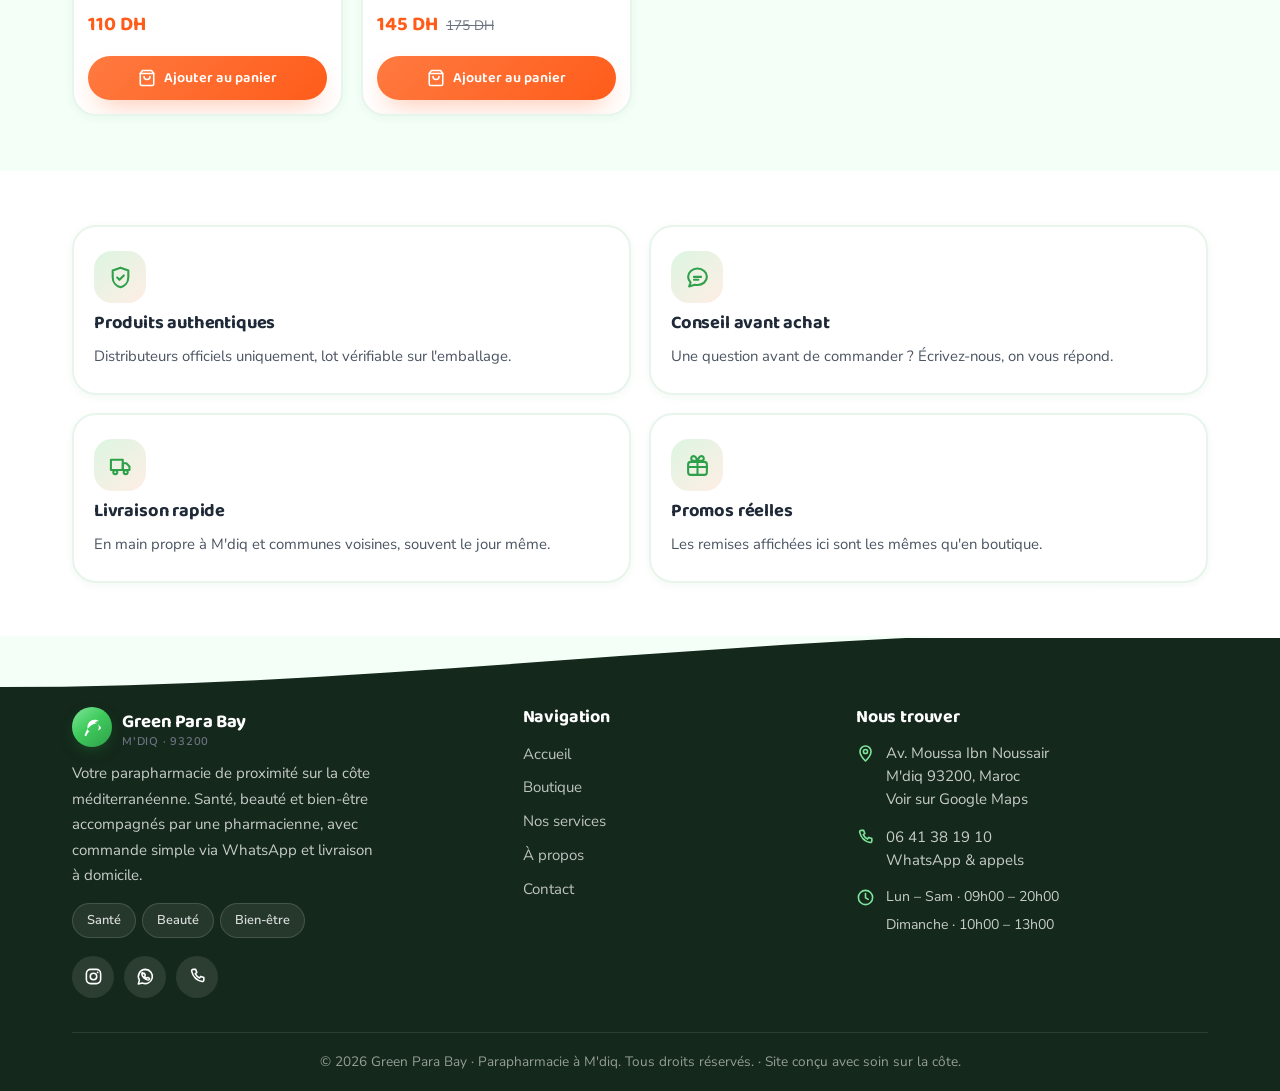
<file: shop.html>
<!DOCTYPE html>
<html lang="fr">
<head>
  <meta charset="UTF-8">
  <meta name="viewport" content="width=device-width, initial-scale=1, viewport-fit=cover">
  <title>Boutique — Green Para Bay | Parapharmacie à M'diq</title>
  <meta name="description" content="Tous nos produits : soins visage et solaire, cheveux, bien-être et compléments, hygiène, maman &amp; bébé. Eucerin, Vichy, Klorane, Nuxe, Ecladerm. Commandez via WhatsApp.">
  <meta name="theme-color" content="#3fcb5c">

  <link rel="preconnect" href="https://fonts.googleapis.com">
  <link rel="preconnect" href="https://fonts.gstatic.com" crossorigin>
  <link rel="icon" href="data:image/svg+xml,%3Csvg xmlns='http://www.w3.org/2000/svg' viewBox='0 0 32 32'%3E%3Ccircle cx='16' cy='16' r='16' fill='%233FCB5C'/%3E%3Cpath d='M23 10c-9 2-11.3 8.6-13.6 13.6l1.7.6c.8-2.2 2-3.9 3.4-5.1-2.5-1.7-3.3-4-3.3-6.2 0-4.1 3.2-7.2 7.2-7.2 1.5 0 2.9.5 4.1 1.3-1.6.2-3 .8-4.1 1.8 2.2.2 4 2 4 4.3 0 1.2-.4 2.3-1 3.2 1.4-.5 2.6-1.5 3.3-2.8C21 14.4 19.4 12 17 11.3Z' fill='%23fff'/%3E%3C/svg%3E">
  <link rel="stylesheet" href="style.css">
</head>
<body>

    <!-- =========================================================
       NAVBAR  (shared by every page)
       ========================================================= -->
  <header class="navbar">
    <div class="container nav-inner">
      <a class="brand" href="index.html" aria-label="Green Para Bay, accueil">
        <span class="brand__mark">
          <svg class="brand__leaf" viewBox="0 0 24 24" aria-hidden="true"><path d="M17 8C8 10 5.9 16.17 3.82 21.34l1.89.66c.83-2.37 2.2-4.31 3.74-5.66C7.83 17 7 14.43 7 12c0-4.5 3.5-8 8-8 1.7 0 3.27.56 4.55 1.5-1.74.17-3.34.92-4.55 1.95 2.5.18 4.5 2.25 4.5 4.8 0 1.31-.4 2.52-1.08 3.52 1.58-.57 2.83-1.64 3.58-3.02C20.84 11.82 19.1 9.5 17 8Z"/></svg>
        </span>
        <span class="brand__text">
          Green Para Bay
          <small>M'diq · 93200</small>
        </span>
      </a>

      <nav class="nav-links" aria-label="Navigation principale">
        <a href="index.html" data-nav="index.html">Accueil</a>
        <a href="shop.html" data-nav="shop.html">Boutique</a>
        <a href="services.html" data-nav="services.html">Services</a>
        <a href="about.html" data-nav="about.html">À propos</a>
        <a href="contact.html" data-nav="contact.html">Contact</a>
      </nav>

      <div class="nav-actions">
        <button class="cart-btn" type="button" aria-label="Ouvrir le panier">
          <svg viewBox="0 0 24 24" fill="none" stroke="currentColor" stroke-width="1.9" stroke-linecap="round" stroke-linejoin="round" aria-hidden="true"><circle cx="9" cy="20" r="1.6"/><circle cx="18" cy="20" r="1.6"/><path d="M2 3h2.2l2.6 12.4a2 2 0 0 0 2 1.6h8.6a2 2 0 0 0 2-1.6L22 7H5.4"/></svg>
          <span class="cart-badge">0</span>
        </button>

        <button class="menu-toggle tap-scale" id="menuToggle" type="button" aria-label="Ouvrir le menu" aria-expanded="false" aria-controls="mobileMenu">
          <span></span>
        </button>
      </div>
    </div>
  </header>

  <!-- Mobile drawer -->
  <div class="mobile-menu" id="mobileMenu">
    <div class="mobile-menu__panel">
      <nav class="mobile-menu__links" aria-label="Menu mobile">
        <a href="index.html" data-nav="index.html">Accueil</a>
        <a href="shop.html" data-nav="shop.html">Boutique</a>
        <a href="services.html" data-nav="services.html">Services</a>
        <a href="about.html" data-nav="about.html">À propos</a>
        <a href="contact.html" data-nav="contact.html">Contact</a>
      </nav>
      <div class="mobile-menu__foot">
        <p class="mobile-menu__meta">
          <strong>Green Para Bay</strong><br>
          Av. Moussa Ibn Noussair, M'diq 93200<br>
          06 41 38 19 10 · Lun–Sam 9h–20h
        </p>
        <a class="btn btn--whatsapp btn--block" href="https://wa.me/212641381910" target="_blank" rel="noopener">
          <span class="btn-icon" data-icon="whatsapp"></span> Nous écrire
        </a>
        <a class="btn btn--outline btn--block" href="https://instagram.com/green_para_bay" target="_blank" rel="noopener">
          <span class="btn-icon" data-icon="instagram"></span> @green_para_bay
        </a>
      </div>
    </div>
  </div>


  <main>

    <!-- =========================================================
         PAGE HERO
         ========================================================= -->
    <section class="page-hero">
      <div class="container page-hero__inner">
        <nav class="breadcrumb" aria-label="Fil d'Ariane">
          <a href="index.html">Accueil</a><span>/</span><span>Boutique</span>
        </nav>
        <span class="eyebrow reveal"><span data-icon="leaf" data-icon-size="15"></span> Notre rayon</span>
        <h1 class="reveal" data-delay="60">La boutique</h1>
        <p class="reveal" data-delay="120">
          Tous les produits sont choisis et conseillés par notre pharmacienne.
          Ajoutez au panier, puis commandez en un clic via WhatsApp — livraison à
          M'diq et alentours.
        </p>
      </div>
      <span class="wave wave--bottom" aria-hidden="true"></span>
    </section>

    <!-- =========================================================
         TOOLBAR: SEARCH + FILTERS
         ========================================================= -->
    <section class="section section--tight" style="padding-top:26px">
      <div class="container">
        <div class="shop-toolbar">
          <div class="shop-search">
            <span data-icon="search" data-icon-size="19" style="position:absolute;left:16px;top:50%;transform:translateY(-50%);color:var(--ink-muted);pointer-events:none"></span>
            <label class="sr-only" for="shopSearch">Rechercher un produit</label>
            <input type="search" id="shopSearch" placeholder="Rechercher un produit, une marque…" autocomplete="off">
            <button class="shop-search__clear" id="shopSearchClear" type="button" aria-label="Effacer la recherche">
              <span data-icon="close" data-icon-size="17"></span>
            </button>
          </div>
          <div class="shop-filters" id="shopFilters" role="group" aria-label="Filtrer par catégorie"></div>
        </div>

        <div class="shop-meta">
          <span id="shopCount"><strong>0</strong> produits</span>
          <span class="tag tag--green"><span data-icon="lock" data-icon-size="15"></span> Paiement à la livraison</span>
        </div>

        <div class="product-grid" id="shopGrid"><!-- filled by script.js --></div>

        <div class="shop-empty hidden" id="shopEmpty">
          <span data-icon="search" data-icon-size="60"></span>
          <h3 style="font-size:1.3rem">Aucun produit trouvé</h3>
          <p style="color:var(--ink-soft)">
            Essayez un autre mot-clé, ou écrivez-nous : nous avons peut-être le produit
            en rayon même s'il n'est pas encore en ligne.
          </p>
          <a class="btn btn--whatsapp" href="https://wa.me/212641381910" target="_blank" rel="noopener">
            <span class="btn-icon" data-icon="whatsapp"></span>
            Demander par WhatsApp
          </a>
        </div>
      </div>
    </section>

    <!-- =========================================================
         RÉASSURANCE
         ========================================================= -->
    <section class="section section--tight section--white">
      <div class="container">
        <div class="why-grid">
          <div class="why-card reveal">
            <span class="why-card__icon" data-icon="shield" data-icon-size="25"></span>
            <h3>Produits authentiques</h3>
            <p>Distributeurs officiels uniquement, lot vérifiable sur l'emballage.</p>
          </div>
          <div class="why-card reveal" data-delay="80">
            <span class="why-card__icon" data-icon="chat" data-icon-size="25"></span>
            <h3>Conseil avant achat</h3>
            <p>Une question avant de commander ? Écrivez-nous, on vous répond.</p>
          </div>
          <div class="why-card reveal" data-delay="160">
            <span class="why-card__icon" data-icon="truck" data-icon-size="25"></span>
            <h3>Livraison rapide</h3>
            <p>En main propre à M'diq et communes voisines, souvent le jour même.</p>
          </div>
          <div class="why-card reveal" data-delay="240">
            <span class="why-card__icon" data-icon="gift" data-icon-size="25"></span>
            <h3>Promos réelles</h3>
            <p>Les remises affichées ici sont les mêmes qu'en boutique.</p>
          </div>
        </div>
      </div>
      <span class="wave wave--bottom wave--white" aria-hidden="true"></span>
    </section>

  </main>

    <!-- =========================================================
       FOOTER
       ========================================================= -->
  <footer class="footer">
    <span class="wave wave--top" aria-hidden="true"></span>

    <div class="container">
      <div class="footer__grid">

        <div class="footer__about">
          <a class="brand" href="index.html">
            <span class="brand__mark">
              <svg class="brand__leaf" viewBox="0 0 24 24" aria-hidden="true"><path d="M17 8C8 10 5.9 16.17 3.82 21.34l1.89.66c.83-2.37 2.2-4.31 3.74-5.66C7.83 17 7 14.43 7 12c0-4.5 3.5-8 8-8 1.7 0 3.27.56 4.55 1.5-1.74.17-3.34.92-4.55 1.95 2.5.18 4.5 2.25 4.5 4.8 0 1.31-.4 2.52-1.08 3.52 1.58-.57 2.83-1.64 3.58-3.02C20.84 11.82 19.1 9.5 17 8Z"/></svg>
            </span>
            <span class="brand__text">
              Green Para Bay
              <small>M'diq · 93200</small>
            </span>
          </a>

          <p>
            Votre parapharmacie de proximité sur la côte méditerranéenne. Santé,
            beauté et bien-être accompagnés par une pharmacienne, avec commande
            simple via WhatsApp et livraison à domicile.
          </p>

          <div class="footer__tagline">
            <span class="tag">Santé</span>
            <span class="tag">Beauté</span>
            <span class="tag">Bien-être</span>
          </div>

          <div class="footer__social">
            <a class="is-ig" href="https://instagram.com/green_para_bay" target="_blank" rel="noopener" aria-label="Instagram">
              <span data-icon="instagram" data-icon-size="19"></span>
            </a>
            <a href="https://wa.me/212641381910" target="_blank" rel="noopener" aria-label="WhatsApp">
              <span data-icon="whatsapp" data-icon-size="19"></span>
            </a>
            <a href="tel:+212641381910" aria-label="Téléphone">
              <span data-icon="phone" data-icon-size="19"></span>
            </a>
          </div>
        </div>

        <div>
          <h4>Navigation</h4>
          <nav class="footer__links">
            <a href="index.html">Accueil</a>
            <a href="shop.html">Boutique</a>
            <a href="services.html">Nos services</a>
            <a href="about.html">À propos</a>
            <a href="contact.html">Contact</a>
          </nav>
        </div>

        <div>
          <h4>Nous trouver</h4>
          <div class="footer__contact">
            <p class="footer__contact-item">
              <span data-icon="pin" data-icon-size="19"></span>
              <span>
                Av. Moussa Ibn Noussair<br>
                M'diq 93200, Maroc<br>
                <a href="https://www.google.com/maps/search/?api=1&query=Av.+Moussa+Ibn+Noussair,+M%27diq+93200,+Morocco" target="_blank" rel="noopener">Voir sur Google Maps</a>
              </span>
            </p>

            <p class="footer__contact-item">
              <span data-icon="phone" data-icon-size="19"></span>
              <span>
                <a href="tel:+212641381910">06 41 38 19 10</a><br>
                WhatsApp &amp; appels
              </span>
            </p>

            <p class="footer__contact-item">
              <span data-icon="clock" data-icon-size="19"></span>
              <span class="footer__hours" data-hours data-hours-compact>
                <span>Lun – Sam · 09h00 – 20h00</span>
                <span>Dimanche · 10h00 – 13h00</span>
              </span>
            </p>
          </div>
        </div>

      </div>

      <div class="footer__bottom">
        © <span data-year>2026</span> Green Para Bay · Parapharmacie à M'diq.
        Tous droits réservés. · Site conçu avec soin sur la côte.
      </div>
    </div>
  </footer>


    <!-- Cart panel markup is injected here by cart.js -->
  <div id="cart-root"></div>

  <!-- Sticky mobile action bar: slides in once the hero is passed -->
  <div class="mobile-bar" id="mobileBar">
    <a class="btn btn--outline" style="flex:1" href="tel:+212641381910">
      <span class="btn-icon" data-icon="phone"></span> Appeler
    </a>
    <a class="btn btn--whatsapp" style="flex:1.4" href="https://wa.me/212641381910" target="_blank" rel="noopener">
      <span class="btn-icon" data-icon="whatsapp"></span> WhatsApp
    </a>
  </div>

  <script src="data.js"></script>
  <script src="cart.js"></script>
  <script src="script.js"></script>
</body>
</html>


</body>
</html>
</file>
<file: style.css>
/* ==========================================================================
   Green Para Bay — style.css
   (Design plan is documented at the top of this file, before the reset)
   ========================================================================== */

/* --------------------------------------------------------------------------
   DESIGN PLAN
   --------------------------------------------------------------------------
   FEEL: a bright, breezy "wellness bay" on Morocco's northern Mediterranean
   coast. Energetic and sun-lit rather than quiet-clinical. Green says health
   and leaves, coral says warmth, sunset and the sea. Nothing pastel, nothing
   luxury-dark, nothing techy.

   COLOUR
     #3FCB5C  primary green      — leaves, health, the brand itself
     #2FA04A  green dark        — hover, text on light green
     #7FE69C  green light       — glows, blob gradients, icon tints
     #FF7A40  coral             — the single accent: CTAs, prices, promo
     #FF5C1A  coral dark        — accent hover
     #FFB08A  coral light       — second blob colour, warm glows
     #F4FFF7  page background   — a barely-there mint so white cards lift
     #1F2937  text              — slate-800, softer than pure black

   TYPE
     Baloo 2   rounded and confident — every heading, the logo, prices
     Nunito Sans  clean and legible — body copy, nav, buttons, forms
     Baloo 2 at clamp() sizes so nothing overflows at 375px.

   MOTIFS
     Waves      every major section ends on a soft SVG wave; they drift with
                a slow 9s translateX so the page feels like it is breathing
                on the shore
     Leaf       the logo mark, section eyebrows and the cart burst all use
                the same leaf path, so the identity repeats quietly
     Blobs      two large radial gradient circles (green + coral) sit behind
                key sections at low opacity and float on a 14s loop
     Pills      every button, tag, badge and filter is border-radius 999px

   LAYOUT
     Mobile-first. Base styles target 375px, then 768px, 1024px, 1280px.
     Section padding 64px mobile / 88px desktop. Container max 1200px with
     24px gutters. Grids are auto-fit minmax so they reflow on their own.

   HOMEPAGE FLOW (the first impression, so it gets the most care)
     hero         full-viewport, green gradient falling to near-white, a
                  coral glow top-left, an animated leaf mark, two CTAs, and
                  a wave that hands off into the ticker
     ticker       single-line marquee of the four trust points, duplicated
                  content for a seamless loop, pauses on hover
     univers      five category cards, staggered reveal 90ms apart
     brands       slow marquee of brand pills on a green→coral tinted band
     conseil      the pharmacist portrait beside the WhatsApp pitch
     featured     six product cards, staggered
     promo        three wider promo cards on a dark green band
     why          four icon reasons plus the animated stat counters
     testimonials stars fill one by one, then the quote fades up
     instagram    six square tiles, caption overlay on hover/tap
     footer       dark, wave-topped, four columns

   ANIMATION PRINCIPLES
     Everything is 150–350ms with ease-out curves. Nothing blocks input.
     Scroll reveal uses a single IntersectionObserver with optional per-item
     delays. The product card lifts 6px with a green glow; on touch it also
     scales to 0.985. Adding to the cart bounces the cart button, pulses the
     badge and throws five leaves. Counters and star ratings animate once,
     the first time they enter the viewport.
   -------------------------------------------------------------------------- */

@import url("https://fonts.googleapis.com/css2?family=Baloo+2:wght@400;500;600;700;800&family=Nunito+Sans:wght@300;400;500;600;700;800&display=swap");

/* ==========================================================================
   1. DESIGN TOKENS
   ========================================================================== */

:root {
  /* Brand colours */
  --green: #3fcb5c;
  --green-dark: #2fa04a;
  --green-darker: #23803a;
  --green-light: #7fe69c;
  --coral: #ff7a40;
  --coral-dark: #ff5c1a;
  --coral-light: #ffb08a;
  --whatsapp: #25d366;
  --whatsapp-dark: #1da851;

  /* Neutrals */
  --bg: #f4fff7;
  --surface: #ffffff;
  --ink: #1f2937;
  --ink-soft: #4b5563;
  --ink-muted: #6b7280;
  --line: #e7f5ec;
  --line-strong: #cdebd8;

  /* Type */
  --font-head: "Baloo 2", "Fredoka", "Trebuchet MS", system-ui, sans-serif;
  --font-body: "Nunito Sans", "Segoe UI", system-ui, -apple-system, sans-serif;

  /* Radii */
  --r-sm: 10px;
  --r-md: 16px;
  --r-lg: 24px;
  --r-xl: 32px;
  --r-pill: 999px;

  /* Shadows — always green-tinted, never neutral grey */
  --sh-sm: 0 2px 8px rgba(35, 128, 58, 0.06);
  --sh-md: 0 8px 20px -6px rgba(35, 128, 58, 0.14);
  --sh-lg: 0 18px 40px -14px rgba(35, 128, 58, 0.24);
  --sh-coral: 0 12px 28px -10px rgba(255, 92, 26, 0.42);

  /* Motion */
  --t-fast: 0.16s cubic-bezier(0.34, 1.4, 0.64, 1);
  --t-base: 0.28s cubic-bezier(0.22, 1, 0.36, 1);
  --t-slow: 0.5s cubic-bezier(0.22, 1, 0.36, 1);

  /* Layout */
  --nav-h: 68px;
  --container: 1200px;
  --gutter: 20px;
  --section-y: 64px;

  /* Wave shapes, reusable */
  --wave-light: url("data:image/svg+xml,%3Csvg xmlns='http://www.w3.org/2000/svg' viewBox='0 0 1440 90' preserveAspectRatio='none'%3E%3Cpath d='M0 50c180 40 360 55 540 40s360-60 540-60 240 30 360 50v10H0z' fill='%23f4fff7'/%3E%3C/svg%3E");
  --wave-white: url("data:image/svg+xml,%3Csvg xmlns='http://www.w3.org/2000/svg' viewBox='0 0 1440 90' preserveAspectRatio='none'%3E%3Cpath d='M0 50c180 40 360 55 540 40s360-60 540-60 240 30 360 50v10H0z' fill='%23ffffff'/%3E%3C/svg%3E");
}

/* ==========================================================================
   2. RESET & BASE
   ========================================================================== */

*,
*::before,
*::after {
  box-sizing: border-box;
  margin: 0;
  padding: 0;
}

html {
  scroll-behavior: smooth;
  /* keep anchors clear of the fixed navbar */
  scroll-padding-top: calc(var(--nav-h) + 16px);
  -webkit-text-size-adjust: 100%;
  /* the closed mobile drawer and the hero blobs sit outside the viewport;
     clip them so they can never create a horizontal scrollbar */
  overflow-x: clip;
}

body {
  font-family: var(--font-body);
  font-size: 1rem;
  line-height: 1.65;
  color: var(--ink);
  background: var(--bg);
  -webkit-font-smoothing: antialiased;
  -moz-osx-font-smoothing: grayscale;
  overflow-x: hidden;
  /* Prevent horizontal scroll from any decorative overflow */
  max-width: 100vw;
}

body.no-scroll {
  overflow: hidden;
}

img,
svg {
  display: block;
  max-width: 100%;
}

img {
  height: auto;
}

a {
  color: inherit;
  text-decoration: none;
}

button,
input,
select,
textarea {
  font: inherit;
  color: inherit;
}

button {
  border: 0;
  background: none;
  cursor: pointer;
}

ul,
ol {
  list-style: none;
}

h1, h2, h3, h4 {
  font-family: var(--font-head);
  font-weight: 700;
  line-height: 1.15;
  letter-spacing: -0.01em;
}

blockquote {
  margin: 0;
}

figure {
  margin: 0;
}

:focus-visible {
  outline: 3px solid var(--coral);
  outline-offset: 3px;
  border-radius: 4px;
}

::selection {
  background: var(--green-light);
  color: var(--ink);
}

.hidden {
  display: none !important;
}

.sr-only {
  position: absolute;
  width: 1px;
  height: 1px;
  padding: 0;
  margin: -1px;
  overflow: hidden;
  clip: rect(0 0 0 0);
  white-space: nowrap;
  border: 0;
}

/* ==========================================================================
   3. LAYOUT PRIMITIVES
   ========================================================================== */

.container {
  width: 100%;
  max-width: var(--container);
  margin-inline: auto;
  padding-inline: var(--gutter);
}

.section {
  position: relative;
  padding-block: var(--section-y);
}

.section--tight {
  padding-block: calc(var(--section-y) * 0.62);
}

.section--white {
  background: var(--surface);
}

/* Soft green-to-coral gradient blobs floating behind a section */
.section--blobs::before,
.section--blobs::after {
  content: "";
  position: absolute;
  border-radius: 50%;
  pointer-events: none;
  z-index: 0;
  filter: blur(8px);
  animation: blobFloat 14s ease-in-out infinite;
}

.section--blobs::before {
  width: 340px;
  height: 340px;
  top: -80px;
  right: -110px;
  background: radial-gradient(circle, rgba(255, 176, 138, 0.42), transparent 68%);
}

.section--blobs::after {
  width: 420px;
  height: 420px;
  bottom: -140px;
  left: -150px;
  background: radial-gradient(circle, rgba(127, 230, 156, 0.4), transparent 68%);
  animation-delay: -6s;
}

.section--blobs > .container {
  position: relative;
  z-index: 1;
}

@keyframes blobFloat {
  0%, 100% { transform: translate3d(0, 0, 0) scale(1); }
  50% { transform: translate3d(0, -22px, 0) scale(1.06); }
}

/* Section headings */
.section-head {
  text-align: center;
  max-width: 640px;
  margin-inline: auto;
  margin-bottom: 40px;
}

.eyebrow {
  display: inline-flex;
  align-items: center;
  gap: 8px;
  padding: 7px 16px;
  border-radius: var(--r-pill);
  background: rgba(63, 203, 92, 0.13);
  color: var(--green-dark);
  font-family: var(--font-head);
  font-weight: 600;
  font-size: 0.85rem;
  letter-spacing: 0.02em;
  margin-bottom: 16px;
}

.eyebrow svg {
  width: 15px;
  height: 15px;
  flex-shrink: 0;
}

.eyebrow--coral {
  background: rgba(255, 122, 64, 0.14);
  color: var(--coral-dark);
}

.section-title {
  font-size: clamp(1.85rem, 6vw, 2.85rem);
  margin-bottom: 12px;
}

.section-title em {
  font-style: normal;
  color: var(--green-dark);
  /* wavy underline to echo the water */
  background-image: url("data:image/svg+xml,%3Csvg xmlns='http://www.w3.org/2000/svg' viewBox='0 0 200 12' preserveAspectRatio='none'%3E%3Cpath d='M2 8c20-6 40-6 60 0s40 6 60 0 40-6 60 0' stroke='%237FE69C' stroke-width='4' fill='none' stroke-linecap='round'/%3E%3C/svg%3E");
  background-repeat: no-repeat;
  background-position: 0 100%;
  background-size: 100% 0.5em;
  padding-bottom: 2px;
}

.section-sub {
  color: var(--ink-soft);
  font-size: 1.02rem;
}

/* Wave dividers --------------------------------------------------- */

.wave {
  position: absolute;
  left: 0;
  right: 0;
  height: clamp(38px, 6vw, 78px);
  pointer-events: none;
  z-index: 2;
  background-repeat: no-repeat;
  background-size: 200% 100%;
  animation: waveDrift 9s ease-in-out infinite alternate;
}

.wave--bottom {
  bottom: -1px;
  background-image: var(--wave-light);
  background-position: bottom center;
}

.wave--top {
  top: -1px;
  background-image: var(--wave-light);
  background-position: top center;
  transform: rotate(180deg);
}

/* On a white section the "light" wave must be white to blend */
.section--white .wave--bottom,
.wave--white.wave--bottom {
  background-image: var(--wave-white);
}

.wave--coral.wave--bottom {
  background-image: url("data:image/svg+xml,%3Csvg xmlns='http://www.w3.org/2000/svg' viewBox='0 0 1440 90' preserveAspectRatio='none'%3E%3Cpath d='M0 50c180 40 360 55 540 40s360-60 540-60 240 30 360 50v10H0z' fill='%2323803a'/%3E%3C/svg%3E");
}

@keyframes waveDrift {
  0% { background-position-x: 0%; }
  100% { background-position-x: -50%; }
}

/* ==========================================================================
   4. BUTTONS & TAGS
   ========================================================================== */

.btn {
  display: inline-flex;
  align-items: center;
  justify-content: center;
  gap: 10px;
  min-height: 48px; /* comfortable tap target */
  padding: 12px 24px;
  border-radius: var(--r-pill);
  font-family: var(--font-head);
  font-weight: 600;
  font-size: 1rem;
  line-height: 1.2;
  text-align: center;
  white-space: nowrap;
  cursor: pointer;
  transition: transform var(--t-fast), box-shadow var(--t-base), background-color var(--t-base), color var(--t-base);
  -webkit-tap-highlight-color: transparent;
}

.btn:active {
  transform: scale(0.965);
}

.btn .btn-icon {
  width: 20px;
  height: 20px;
  flex-shrink: 0;
}

.btn--primary {
  background: linear-gradient(135deg, var(--coral) 0%, var(--coral-dark) 100%);
  color: #fff;
  box-shadow: var(--sh-coral);
}

.btn--primary:hover {
  transform: translateY(-2px);
  box-shadow: 0 16px 34px -10px rgba(255, 92, 26, 0.55);
}

.btn--green {
  background: linear-gradient(135deg, var(--green) 0%, var(--green-dark) 100%);
  color: #fff;
  box-shadow: var(--sh-md);
}

.btn--green:hover {
  transform: translateY(-2px);
  box-shadow: 0 16px 34px -10px rgba(35, 128, 58, 0.5);
}

.btn--whatsapp {
  background: linear-gradient(135deg, var(--whatsapp) 0%, var(--whatsapp-dark) 100%);
  color: #fff;
  box-shadow: 0 12px 28px -10px rgba(37, 211, 102, 0.55);
}

.btn--whatsapp:hover {
  transform: translateY(-2px);
  box-shadow: 0 16px 34px -10px rgba(37, 211, 102, 0.6);
}

.btn--outline {
  background: var(--surface);
  color: var(--green-dark);
  border: 2px solid var(--line-strong);
  box-shadow: var(--sh-sm);
}

.btn--outline:hover {
  border-color: var(--green);
  background: #f2fff5;
  transform: translateY(-2px);
}

.btn--ghost-light {
  background: rgba(255, 255, 255, 0.16);
  color: #fff;
  border: 2px solid rgba(255, 255, 255, 0.5);
  backdrop-filter: blur(6px);
}

.btn--ghost-light:hover {
  background: rgba(255, 255, 255, 0.28);
  transform: translateY(-2px);
}

.btn--sm {
  min-height: 42px;
  padding: 9px 18px;
  font-size: 0.92rem;
}

.btn--block {
  width: 100%;
}

.btn-row {
  display: flex;
  flex-wrap: wrap;
  gap: 12px;
}

.tag {
  display: inline-flex;
  align-items: center;
  gap: 6px;
  padding: 6px 14px;
  border-radius: var(--r-pill);
  background: var(--surface);
  border: 1px solid var(--line-strong);
  color: var(--ink-soft);
  font-size: 0.86rem;
  font-weight: 600;
}

.tag--green {
  background: rgba(63, 203, 92, 0.14);
  border-color: transparent;
  color: var(--green-dark);
}

.tag--coral {
  background: rgba(255, 122, 64, 0.14);
  border-color: transparent;
  color: var(--coral-dark);
}

/* Tap feedback used across cards */
.tap-scale {
  transition: transform var(--t-fast), box-shadow var(--t-base), border-color var(--t-base);
}

.tap-scale:active {
  transform: scale(0.985);
}

/* ==========================================================================
   5. NAVBAR
   ========================================================================== */

.navbar {
  position: fixed;
  inset: 0 0 auto 0;
  z-index: 900;
  height: var(--nav-h);
  display: flex;
  align-items: center;
  background: rgba(255, 255, 255, 0.86);
  backdrop-filter: blur(14px) saturate(160%);
  -webkit-backdrop-filter: blur(14px) saturate(160%);
  border-bottom: 1px solid transparent;
  transition: box-shadow var(--t-base), border-color var(--t-base), background-color var(--t-base);
}

.navbar.scrolled {
  box-shadow: var(--sh-md);
  border-bottom-color: var(--line);
}

.nav-inner {
  display: flex;
  align-items: center;
  justify-content: space-between;
  gap: 12px;
  width: 100%;
}

.brand {
  display: inline-flex;
  align-items: center;
  gap: 10px;
  font-family: var(--font-head);
  font-weight: 700;
  font-size: 1.16rem;
  letter-spacing: -0.02em;
  flex-shrink: 0;
}

.brand__mark {
  position: relative;
  display: grid;
  place-items: center;
  width: 40px;
  height: 40px;
  flex-shrink: 0;
  border-radius: 50%;
  background: linear-gradient(140deg, var(--green-light) 0%, var(--green) 45%, var(--green-dark) 100%);
  box-shadow: 0 6px 16px -6px rgba(35, 128, 58, 0.6);
  overflow: hidden;
}

/* the leaf sits inside the mark and sways gently */
.brand__leaf {
  width: 22px;
  height: 22px;
  transform-origin: 65% 35%;
  animation: leafSway 4s ease-in-out infinite;
}

.brand__leaf path {
  fill: #fff;
}

.brand__text small {
  display: block;
  font-family: var(--font-body);
  font-weight: 600;
  font-size: 0.7rem;
  letter-spacing: 0.07em;
  text-transform: uppercase;
  color: var(--ink-muted);
  line-height: 1;
  margin-top: -2px;
}

@keyframes leafSway {
  0%, 100% { transform: rotate(-6deg); }
  50% { transform: rotate(7deg); }
}

.nav-links {
  display: none;
  align-items: center;
  gap: 2px;
}

.nav-links a {
  position: relative;
  padding: 9px 14px;
  border-radius: var(--r-pill);
  font-weight: 600;
  font-size: 0.95rem;
  color: var(--ink-soft);
  transition: color var(--t-base), background-color var(--t-base);
}

.nav-links a:hover,
.nav-links a.active {
  color: var(--green-dark);
  background: rgba(63, 203, 92, 0.12);
}

.nav-links a.active::after {
  content: "";
  position: absolute;
  left: 50%;
  bottom: 2px;
  width: 16px;
  height: 3px;
  border-radius: var(--r-pill);
  background: var(--coral);
  transform: translateX(-50%);
}

.nav-actions {
  display: flex;
  align-items: center;
  gap: 8px;
}

/* Cart button ------------------------------------------------------ */

.cart-btn {
  position: relative;
  display: grid;
  place-items: center;
  width: 46px;
  height: 46px;
  flex-shrink: 0;
  border-radius: 50%;
  background: var(--surface);
  border: 2px solid var(--line-strong);
  color: var(--green-dark);
  box-shadow: var(--sh-sm);
  transition: border-color var(--t-base), box-shadow var(--t-base), transform var(--t-fast);
}

.cart-btn:hover {
  border-color: var(--green);
  box-shadow: var(--sh-md);
}

.cart-btn:active {
  transform: scale(0.92);
}

.cart-btn svg {
  width: 22px;
  height: 22px;
}

/* the bounce applied by cart.js when an item is added */
.cart-btn.bounce {
  animation: cartBounce 0.55s cubic-bezier(0.34, 1.56, 0.64, 1);
}

@keyframes cartBounce {
  0% { transform: scale(1); }
  30% { transform: scale(1.22) rotate(-7deg); }
  55% { transform: scale(0.92) rotate(5deg); }
  75% { transform: scale(1.08) rotate(-2deg); }
  100% { transform: scale(1); }
}

.cart-badge {
  position: absolute;
  top: -5px;
  right: -5px;
  min-width: 22px;
  height: 22px;
  padding-inline: 5px;
  display: grid;
  place-items: center;
  border-radius: var(--r-pill);
  background: var(--coral);
  color: #fff;
  font-family: var(--font-head);
  font-weight: 700;
  font-size: 0.74rem;
  line-height: 1;
  border: 2px solid var(--surface);
  box-shadow: 0 3px 10px rgba(255, 92, 26, 0.5);
  transform: scale(0);
  transition: transform var(--t-fast);
}

.cart-badge.show {
  transform: scale(1);
}

.cart-badge.pulse {
  animation: badgePulse 0.5s ease-in-out;
}

@keyframes badgePulse {
  0%, 100% { transform: scale(1); }
  40% { transform: scale(1.45); }
}

/* Hamburger -------------------------------------------------------- */

.menu-toggle {
  display: grid;
  place-items: center;
  width: 46px;
  height: 46px;
  flex-shrink: 0;
  border-radius: 50%;
  background: var(--surface);
  border: 2px solid var(--line-strong);
  box-shadow: var(--sh-sm);
}

.menu-toggle span {
  position: relative;
  display: block;
  width: 20px;
  height: 2px;
  border-radius: 2px;
  background: var(--ink);
  transition: background-color var(--t-fast);
}

.menu-toggle span::before,
.menu-toggle span::after {
  content: "";
  position: absolute;
  left: 0;
  width: 20px;
  height: 2px;
  border-radius: 2px;
  background: var(--ink);
  transition: transform var(--t-base);
}

.menu-toggle span::before { top: -6px; }
.menu-toggle span::after { top: 6px; }

.menu-toggle.active span { background: transparent; }
.menu-toggle.active span::before { transform: translateY(6px) rotate(45deg); }
.menu-toggle.active span::after { transform: translateY(-6px) rotate(-45deg); }

/* Mobile drawer --------------------------------------------------- */

.mobile-menu {
  position: fixed;
  inset: 0;
  z-index: 950;
  background: rgba(31, 41, 55, 0.5);
  backdrop-filter: blur(3px);
  opacity: 0;
  visibility: hidden;
  /* the panel is parked off-canvas to the right; contain it so it never
     widens the document */
  overflow: hidden;
  transition: opacity var(--t-base), visibility var(--t-base);
}

.mobile-menu.active {
  opacity: 1;
  visibility: visible;
}

.mobile-menu__panel {
  position: absolute;
  top: 0;
  right: 0;
  width: min(84vw, 330px);
  height: 100%;
  display: flex;
  flex-direction: column;
  gap: 22px;
  padding: calc(var(--nav-h) + 18px) 22px 26px;
  background: var(--surface);
  box-shadow: -20px 0 50px rgba(31, 41, 55, 0.16);
  transform: translateX(100%);
  transition: transform var(--t-slow);
  overflow-y: auto;
  border-radius: var(--r-lg) 0 0 var(--r-lg);
}

.mobile-menu.active .mobile-menu__panel {
  transform: translateX(0);
}

.mobile-menu__links {
  display: flex;
  flex-direction: column;
  gap: 4px;
}

.mobile-menu__links a {
  display: flex;
  align-items: center;
  justify-content: space-between;
  padding: 13px 16px;
  border-radius: var(--r-md);
  font-family: var(--font-head);
  font-weight: 600;
  font-size: 1.12rem;
  color: var(--ink);
  background: var(--bg);
  transition: background-color var(--t-base), color var(--t-base), transform var(--t-fast);
}

.mobile-menu__links a:hover,
.mobile-menu__links a.active {
  background: linear-gradient(100deg, rgba(63, 203, 92, 0.18), rgba(255, 176, 138, 0.16));
  color: var(--green-dark);
  transform: translateX(4px);
}

.mobile-menu__links a.active::after {
  content: "•";
  color: var(--coral);
  font-size: 1.4rem;
  line-height: 1;
}

.mobile-menu__foot {
  margin-top: auto;
  display: flex;
  flex-direction: column;
  gap: 10px;
  padding-top: 18px;
  border-top: 1px solid var(--line);
}

.mobile-menu__meta {
  font-size: 0.86rem;
  color: var(--ink-muted);
  line-height: 1.7;
}

.mobile-menu__meta strong {
  color: var(--ink);
}

/* ==========================================================================
   6. HERO
   ========================================================================== */

.hero {
  position: relative;
  padding-top: calc(var(--nav-h) + 28px);
  padding-bottom: calc(var(--section-y) + 40px);
  overflow: hidden;
  background:
    radial-gradient(120% 90% at 50% 0%, #ffffff 0%, #eafff0 32%, #cdf7d8 62%, #f4fff7 100%);
  text-align: center;
}

/* the coral glow, top-left */
.hero::before {
  content: "";
  position: absolute;
  top: -110px;
  left: -80px;
  width: 400px;
  height: 400px;
  border-radius: 50%;
  background: radial-gradient(circle, rgba(255, 138, 76, 0.34) 0%, transparent 66%);
  animation: blobFloat 12s ease-in-out infinite;
  pointer-events: none;
}

/* a second, green glow bottom-right for depth */
.hero::after {
  content: "";
  position: absolute;
  right: -120px;
  bottom: 40px;
  width: 460px;
  height: 460px;
  border-radius: 50%;
  background: radial-gradient(circle, rgba(63, 203, 92, 0.3) 0%, transparent 68%);
  animation: blobFloat 15s ease-in-out infinite reverse;
  pointer-events: none;
}

.hero__inner {
  position: relative;
  z-index: 1;
  display: flex;
  flex-direction: column;
  align-items: center;
  gap: 26px;
}

.hero__badge {
  display: inline-flex;
  align-items: center;
  gap: 9px;
  padding: 8px 16px;
  border-radius: var(--r-pill);
  background: rgba(255, 255, 255, 0.9);
  border: 2px solid var(--line-strong);
  color: var(--green-dark);
  font-family: var(--font-head);
  font-weight: 600;
  font-size: 0.84rem;
  box-shadow: var(--sh-sm);
}

.hero__badge .dot {
  width: 8px;
  height: 8px;
  border-radius: 50%;
  background: var(--green);
  box-shadow: 0 0 0 0 rgba(63, 203, 92, 0.6);
  animation: pingDot 2.2s ease-out infinite;
}

@keyframes pingDot {
  0% { box-shadow: 0 0 0 0 rgba(63, 203, 92, 0.65); }
  70% { box-shadow: 0 0 0 12px rgba(63, 203, 92, 0); }
  100% { box-shadow: 0 0 0 0 rgba(63, 203, 92, 0); }
}

.hero__title {
  /* clamp keeps this safe at 320px as well as 375px */
  font-size: clamp(2.5rem, 11.5vw, 4.6rem);
  font-weight: 800;
  line-height: 1.02;
  letter-spacing: -0.03em;
  margin-top: 4px;
}

.hero__title .line {
  display: block;
}

.hero__title .accent {
  position: relative;
  color: var(--green-dark);
}

/* a hand-drawn style swoosh under "Green" */
.hero__title .accent svg {
  position: absolute;
  left: 50%;
  bottom: -0.14em;
  width: 108%;
  height: 0.3em;
  transform: translateX(-50%);
  overflow: visible;
}

.hero__title .accent svg path {
  stroke: var(--coral);
  stroke-width: 9;
  fill: none;
  stroke-linecap: round;
  stroke-dasharray: 320;
  stroke-dashoffset: 320;
  animation: drawSwoosh 1.1s 0.45s cubic-bezier(0.22, 1, 0.36, 1) forwards;
}

@keyframes drawSwoosh {
  to { stroke-dashoffset: 0; }
}

.hero__tagline {
  font-family: var(--font-head);
  font-weight: 600;
  /* scales from 1rem on tiny screens to 1.35rem on desktop */
  font-size: clamp(1rem, 3.6vw, 1.35rem);
  color: var(--ink);
  max-width: 34ch;
  line-height: 1.35;
}

.hero__tagline .sep {
  color: var(--coral);
  padding-inline: 2px;
}

.hero__text {
  max-width: 46ch;
  color: var(--ink-soft);
  font-size: 1.02rem;
}

.hero__cta {
  display: flex;
  flex-direction: column;
  gap: 12px;
  width: 100%;
  max-width: 340px;
}

/* the floating mark beside the hero copy */
.hero__visual {
  position: relative;
  display: grid;
  place-items: center;
  width: min(72vw, 250px);
  aspect-ratio: 1;
  margin-block: 6px;
}

.hero__disc {
  position: absolute;
  inset: 0;
  border-radius: 50%;
  background: linear-gradient(150deg, var(--green-light) 0%, var(--green) 45%, var(--coral) 130%);
  box-shadow: 0 30px 60px -24px rgba(35, 128, 58, 0.55);
  animation: discSpin 22s linear infinite;
}

/* a second disc rotating the other way gives a subtle moiré */
.hero__disc::after {
  content: "";
  position: absolute;
  inset: 14px;
  border-radius: 50%;
  border: 2px dashed rgba(255, 255, 255, 0.55);
  animation: discSpin 14s linear infinite reverse;
}

@keyframes discSpin {
  to { transform: rotate(360deg); }
}

.hero__leaf {
  position: relative;
  width: 52%;
  filter: drop-shadow(0 12px 24px rgba(31, 41, 55, 0.22));
  animation: leafFloat 5s ease-in-out infinite;
}

.hero__leaf path {
  fill: #fff;
}

@keyframes leafFloat {
  0%, 100% { transform: translateY(-6px) rotate(-4deg); }
  50% { transform: translateY(6px) rotate(4deg); }
}

/* small floating chips around the hero disc */
.hero__chip {
  position: absolute;
  display: inline-flex;
  align-items: center;
  gap: 7px;
  padding: 8px 14px;
  border-radius: var(--r-pill);
  background: var(--surface);
  box-shadow: var(--sh-lg);
  font-family: var(--font-head);
  font-weight: 600;
  font-size: 0.82rem;
  white-space: nowrap;
  animation: chipFloat 6s ease-in-out infinite;
}

.hero__chip svg {
  width: 15px;
  height: 15px;
}

.hero__chip--a { top: 4%; left: -12%; color: var(--green-dark); animation-delay: -1.5s; }
.hero__chip--b { bottom: 8%; right: -10%; color: var(--coral-dark); animation-delay: -3s; }
.hero__chip--c { bottom: -2%; left: 2%; color: var(--green-dark); animation-delay: -4.5s; }

@keyframes chipFloat {
  0%, 100% { transform: translateY(0) rotate(-1.5deg); }
  50% { transform: translateY(-10px) rotate(1.5deg); }
}

/* ==========================================================================
   7. TRUST TICKER
   ========================================================================== */

.ticker {
  position: relative;
  background: var(--green-dark);
  color: #fff;
  padding-block: 13px;
  overflow: hidden;
}

.ticker__track {
  display: flex;
  align-items: center;
  gap: 44px;
  width: max-content;
  animation: tickerScroll 26s linear infinite;
}

.ticker:hover .ticker__track {
  animation-play-state: paused;
}

.ticker__item {
  display: inline-flex;
  align-items: center;
  gap: 9px;
  font-family: var(--font-head);
  font-weight: 600;
  font-size: 0.94rem;
  white-space: nowrap;
}

.ticker__item svg {
  width: 17px;
  height: 17px;
  color: var(--green-light);
  flex-shrink: 0;
}

.ticker__item:nth-child(even) svg {
  color: var(--coral-light);
}

/* the item's leading dot */
.ticker__item::after {
  content: "";
  width: 5px;
  height: 5px;
  border-radius: 50%;
  background: rgba(255, 255, 255, 0.4);
  margin-left: 35px;
}

@keyframes tickerScroll {
  from { transform: translateX(0); }
  to { transform: translateX(-50%); }
}

/* ==========================================================================
   8. REVEAL ANIMATION (base state, activated by IntersectionObserver)
   ========================================================================== */

.reveal {
  opacity: 0;
  transform: translateY(26px);
  transition: opacity 0.6s cubic-bezier(0.22, 1, 0.36, 1), transform 0.6s cubic-bezier(0.22, 1, 0.36, 1);
  will-change: opacity, transform;
}

.reveal.active {
  opacity: 1;
  transform: translateY(0);
}

/* Page fade-in on load */
body {
  opacity: 0;
}

body.page-ready {
  opacity: 1;
  transition: opacity 0.4s ease;
}

/* ==========================================================================
   9. CATEGORY CARDS (Nos Univers)
   ========================================================================== */

.univers-grid {
  display: grid;
  grid-template-columns: 1fr;
  gap: 16px;
}

.univers-card {
  position: relative;
  display: flex;
  flex-direction: column;
  gap: 12px;
  padding: 26px 22px;
  border-radius: var(--r-lg);
  background: var(--surface);
  border: 2px solid var(--line);
  box-shadow: var(--sh-sm);
  overflow: hidden;
  transition: transform var(--t-base), box-shadow var(--t-base), border-color var(--t-base);
}

.univers-card::before {
  /* gradient wash that slides in on hover */
  content: "";
  position: absolute;
  inset: 0;
  background: linear-gradient(135deg, rgba(63, 203, 92, 0.13) 0%, rgba(255, 176, 138, 0.11) 100%);
  opacity: 0;
  transition: opacity var(--t-base);
}

.univers-card:hover {
  transform: translateY(-6px);
  border-color: var(--green-light);
  box-shadow: var(--sh-lg);
}

.univers-card:hover::before {
  opacity: 1;
}

.univers-card__icon {
  position: relative;
  display: grid;
  place-items: center;
  width: 56px;
  height: 56px;
  border-radius: 50%;
  background: linear-gradient(140deg, var(--green-light), var(--green));
  color: #fff;
  box-shadow: 0 10px 22px -10px rgba(35, 128, 58, 0.65);
  transition: transform var(--t-base);
}

.univers-card:hover .univers-card__icon {
  transform: rotate(-8deg) scale(1.06);
}

.univers-card__icon svg {
  width: 27px;
  height: 27px;
}

.univers-card__title {
  position: relative;
  font-size: 1.28rem;
}

.univers-card__desc {
  position: relative;
  color: var(--ink-soft);
  font-size: 0.96rem;
}

.univers-card__link {
  position: relative;
  display: inline-flex;
  align-items: center;
  gap: 6px;
  margin-top: auto;
  padding-top: 6px;
  font-family: var(--font-head);
  font-weight: 600;
  font-size: 0.95rem;
  color: var(--coral-dark);
}

.univers-card__link svg {
  width: 16px;
  height: 16px;
  transition: transform var(--t-fast);
}

.univers-card:hover .univers-card__link svg {
  transform: translateX(4px);
}

.univers-card__meta {
  position: relative;
  font-size: 0.8rem;
  color: var(--ink-muted);
  letter-spacing: 0.01em;
}

/* ==========================================================================
   10. BRANDS MARQUEE
   ========================================================================== */

.brands {
  background: linear-gradient(100deg, rgba(63, 203, 92, 0.12) 0%, rgba(255, 176, 138, 0.14) 100%);
  border-block: 1px solid var(--line);
  padding-block: 26px;
  overflow: hidden;
}

.brands__track {
  display: flex;
  align-items: center;
  gap: 14px;
  width: max-content;
  animation: tickerScroll 34s linear infinite;
}

.brands:hover .brands__track {
  animation-play-state: paused;
}

.brand-badge {
  display: inline-flex;
  align-items: center;
  gap: 10px;
  padding: 10px 20px 10px 12px;
  border-radius: var(--r-pill);
  background: var(--surface);
  border: 2px solid var(--line);
  box-shadow: var(--sh-sm);
  white-space: nowrap;
  transition: transform var(--t-base), border-color var(--t-base), box-shadow var(--t-base);
}

.brand-badge:hover {
  transform: translateY(-4px) rotate(-1.5deg);
  border-color: var(--coral-light);
  box-shadow: var(--sh-md);
}

.brand-badge__mark {
  display: grid;
  place-items: center;
  width: 38px;
  height: 38px;
  flex-shrink: 0;
  border-radius: 50%;
  background: linear-gradient(140deg, var(--green) 0%, var(--green-dark) 100%);
  color: #fff;
  font-family: var(--font-head);
  font-weight: 700;
  font-size: 0.9rem;
  letter-spacing: 0.01em;
}

.brand-badge__name {
  display: block;
  font-family: var(--font-head);
  font-weight: 700;
  font-size: 1.04rem;
  line-height: 1.1;
}

.brand-badge__note {
  display: block;
  font-size: 0.74rem;
  color: var(--ink-muted);
  line-height: 1.2;
}

.brands__note {
  text-align: center;
  margin-top: 18px;
  font-size: 0.9rem;
  color: var(--ink-soft);
}

/* ==========================================================================
   11. PRODUCT CARDS
   ========================================================================== */

.product-grid {
  display: grid;
  grid-template-columns: repeat(2, minmax(0, 1fr));
  gap: 14px;
}

.product-card {
  position: relative;
  display: flex;
  flex-direction: column;
  border-radius: var(--r-lg);
  background: var(--surface);
  border: 2px solid var(--line);
  box-shadow: var(--sh-sm);
  overflow: hidden;
}

.product-card:hover {
  transform: translateY(-6px);
  border-color: var(--green-light);
  box-shadow: var(--sh-lg);
}

.product-card__media {
  position: relative;
  aspect-ratio: 1;
  overflow: hidden;
  background: linear-gradient(150deg, #eafff0 0%, #f4fff7 100%);
}

/* the actual photo fades in once loaded */
.product-card__media img,
.promo-card__media img,
.insta-tile__img img {
  width: 100%;
  height: 100%;
  object-fit: cover;
  opacity: 0;
  transition: opacity 0.5s ease, transform 0.6s cubic-bezier(0.22, 1, 0.36, 1);
}

.product-card__media img.loaded,
.promo-card__media img.loaded,
.insta-tile__img img.loaded {
  opacity: 1;
}

.product-card:hover .product-card__media img {
  transform: scale(1.07);
}

/* a leaf watermark behind the photo, keeps placeholders on-brand */
/* the slot that holds the <img>, injected by script.js */
.product-card__media > div,
.promo-card__media > div,
.conseil__media > div,
.story__media > div,
.gallery__item > div,
.insta-tile__img > div {
  position: absolute;
  inset: 0;
}

/* image failed to load: keep an on-brand gradient instead of a blank box */
.is-fallback {
  background: linear-gradient(150deg, var(--green-light) 0%, var(--green) 60%, var(--green-dark) 100%) !important;
}

/* favourite toggle */
.product-card__fav.is-on {
  color: var(--coral-dark);
  border-color: var(--coral-light);
  background: #fff3ee;
}

/* keep the heart at a comfortable tap size without crowding the badge */
.product-card__fav {
  top: 8px;
  right: 8px;
  width: 40px;
  height: 40px;
}

.product-card__media::after {
  content: "";
  position: absolute;
  inset: 0;
  background: url("data:image/svg+xml,%3Csvg xmlns='http://www.w3.org/2000/svg' viewBox='0 0 24 24' fill='%233FCB5C' opacity='0.16'%3E%3Cpath d='M17 8C8 10 5.9 16.17 3.82 21.34l1.89.66c.83-2.37 2.2-4.31 3.74-5.66C7.83 17 7 14.43 7 12c0-4.5 3.5-8 8-8 1.7 0 3.27.56 4.55 1.5-1.74.17-3.34.92-4.55 1.95 2.5.18 4.5 2.25 4.5 4.8 0 1.31-.4 2.52-1.08 3.52 1.58-.57 2.83-1.64 3.58-3.02C20.84 11.82 19.1 9.5 17 8z'/%3E%3C/svg%3E") no-repeat center 60% 60%;
  background-size: 45%;
  pointer-events: none;
}

.product-card__badge {
  position: absolute;
  top: 10px;
  left: 10px;
  z-index: 2;
  padding: 5px 12px;
  border-radius: var(--r-pill);
  background: linear-gradient(120deg, var(--coral), var(--coral-dark));
  color: #fff;
  font-family: var(--font-head);
  font-weight: 600;
  font-size: 0.76rem;
  box-shadow: 0 6px 16px -6px rgba(255, 92, 26, 0.7);
}

.product-card__fav {
  position: absolute;
  top: 10px;
  right: 10px;
  z-index: 2;
  display: grid;
  place-items: center;
  width: 36px;
  height: 36px;
  border-radius: 50%;
  background: rgba(255, 255, 255, 0.94);
  color: var(--ink-soft);
  box-shadow: var(--sh-sm);
  transition: color var(--t-base), transform var(--t-fast);
}

.product-card__fav:active {
  transform: scale(0.88);
}

.product-card__body {
  display: flex;
  flex-direction: column;
  gap: 7px;
  padding: 14px;
  flex: 1;
}

.product-card__brand {
  font-size: 0.74rem;
  font-weight: 700;
  letter-spacing: 0.09em;
  text-transform: uppercase;
  color: var(--green-dark);
}

.product-card__name {
  font-size: 1.02rem;
  line-height: 1.25;
  /* clamp to 3 lines so cards in a row stay the same height */
  display: -webkit-box;
  -webkit-line-clamp: 3;
  -webkit-box-orient: vertical;
  overflow: hidden;
}

.product-card__desc {
  font-size: 0.86rem;
  color: var(--ink-soft);
  display: -webkit-box;
  -webkit-line-clamp: 2;
  -webkit-box-orient: vertical;
  overflow: hidden;
}

.product-card__price {
  display: flex;
  align-items: baseline;
  gap: 8px;
  flex-wrap: wrap;
  margin-top: 2px;
}

.price-now {
  font-family: var(--font-head);
  font-weight: 700;
  font-size: 1.25rem;
  color: var(--coral-dark);
  line-height: 1;
}

.price-was {
  font-size: 0.86rem;
  color: var(--ink-muted);
  text-decoration: line-through;
}

.product-card__actions {
  margin-top: auto;
  padding-top: 12px;
}

/* the add button fills the card width and turns green on success */
.btn-add {
  min-height: 44px;
  padding: 10px 14px;
  font-size: 0.9rem;
  width: 100%;
  gap: 8px;
}

.btn-add .btn-icon {
  width: 18px;
  height: 18px;
}

.btn-add.added {
  background: linear-gradient(135deg, var(--green), var(--green-dark));
  box-shadow: 0 10px 24px -10px rgba(35, 128, 58, 0.6);
}

/* Star row on cards */
.product-card__stars {
  display: inline-flex;
  gap: 1px;
  font-size: 0.8rem;
  color: #ffc043;
  line-height: 1;
}

/* ==========================================================================
   12. PROMO CARDS (darker band)
   ========================================================================== */

.promo-band {
  background: linear-gradient(150deg, var(--green-darker) 0%, #1c6b30 55%, #17562a 100%);
  color: #fff;
  overflow: hidden;
}

.promo-band .section-title {
  color: #fff;
}

.promo-band .section-sub {
  color: rgba(255, 255, 255, 0.82);
}

.promo-band .eyebrow {
  background: rgba(255, 255, 255, 0.15);
  color: var(--green-light);
}

.promo-grid {
  display: grid;
  grid-template-columns: 1fr;
  gap: 18px;
}

.promo-card {
  display: flex;
  flex-direction: column;
  border-radius: var(--r-lg);
  background: rgba(255, 255, 255, 0.07);
  border: 1px solid rgba(255, 255, 255, 0.16);
  backdrop-filter: blur(6px);
  overflow: hidden;
  transition: transform var(--t-base), border-color var(--t-base), background-color var(--t-base);
}

.promo-card:hover {
  transform: translateY(-6px);
  background: rgba(255, 255, 255, 0.12);
  border-color: rgba(255, 255, 255, 0.3);
}

.promo-card__media {
  position: relative;
  aspect-ratio: 16 / 10;
  overflow: hidden;
  background: rgba(255, 255, 255, 0.08);
}

.promo-card__media img {
  width: 100%;
  height: 100%;
  object-fit: cover;
  opacity: 0;
  transition: opacity 0.5s ease, transform 0.6s cubic-bezier(0.22, 1, 0.36, 1);
}

.promo-card__media img.loaded {
  opacity: 1;
}

.promo-card:hover .promo-card__media img {
  transform: scale(1.06);
}

.promo-card__discount {
  position: absolute;
  top: 12px;
  left: 12px;
  z-index: 2;
  display: grid;
  place-items: center;
  width: 62px;
  height: 62px;
  border-radius: 50%;
  background: linear-gradient(140deg, var(--coral), var(--coral-dark));
  color: #fff;
  font-family: var(--font-head);
  font-weight: 700;
  line-height: 1;
  text-align: center;
  box-shadow: 0 10px 24px -8px rgba(255, 92, 26, 0.8);
  transform: rotate(-8deg);
}

.promo-card__discount small {
  display: block;
  font-size: 0.66rem;
  font-weight: 700;
  letter-spacing: 0.04em;
  opacity: 0.95;
}

.promo-card__body {
  display: flex;
  flex-direction: column;
  gap: 8px;
  padding: 20px;
  flex: 1;
}

.promo-card__brand {
  font-size: 0.74rem;
  font-weight: 700;
  letter-spacing: 0.09em;
  text-transform: uppercase;
  color: var(--green-light);
}

.promo-card__name {
  font-size: 1.3rem;
  color: #fff;
}

.promo-card__price {
  display: flex;
  align-items: baseline;
  gap: 10px;
  margin-top: 2px;
}

.promo-card__price .price-now {
  font-size: 1.55rem;
  color: var(--coral-light);
}

.promo-card__price .price-was {
  color: rgba(255, 255, 255, 0.5);
}

.promo-card .btn-add {
  margin-top: auto;
}

.promo-card__note {
  font-size: 0.8rem;
  color: rgba(255, 255, 255, 0.7);
}

/* ==========================================================================
   13. PHARMACIST / CONSEIL SECTION
   ========================================================================== */

.conseil {
  overflow: hidden;
}

.conseil__grid {
  display: grid;
  grid-template-columns: 1fr;
  gap: 34px;
  align-items: center;
}

.conseil__media {
  position: relative;
  border-radius: var(--r-xl);
  overflow: hidden;
  aspect-ratio: 4 / 3;
  box-shadow: var(--sh-lg);
  background: linear-gradient(150deg, var(--green-light), var(--green));
}

/* replace with a real photo of Imane later */
.conseil__photo {
  width: 100%;
  height: 100%;
  object-fit: cover;
}

.conseil__badge {
  position: absolute;
  left: 16px;
  bottom: 16px;
  display: flex;
  align-items: center;
  gap: 12px;
  padding: 12px 18px 12px 12px;
  border-radius: var(--r-pill);
  background: rgba(255, 255, 255, 0.95);
  box-shadow: var(--sh-lg);
}

.conseil__avatar {
  display: grid;
  place-items: center;
  width: 44px;
  height: 44px;
  flex-shrink: 0;
  border-radius: 50%;
  background: linear-gradient(140deg, var(--green), var(--green-dark));
  color: #fff;
  font-family: var(--font-head);
  font-weight: 700;
}

.conseil__badge strong {
  display: block;
  font-family: var(--font-head);
  font-size: 1rem;
  line-height: 1.15;
}

.conseil__badge small {
  color: var(--ink-muted);
  font-size: 0.8rem;
}

.conseil__body {
  display: flex;
  flex-direction: column;
  align-items: flex-start;
  gap: 18px;
}

.conseil__quote {
  font-size: clamp(1.1rem, 3.2vw, 1.4rem);
  font-family: var(--font-head);
  font-weight: 500;
  line-height: 1.4;
  color: var(--ink);
}

.conseil__quote::before {
  content: "\201C";
  color: var(--coral);
  font-size: 2.4em;
  line-height: 0;
  vertical-align: -0.28em;
  margin-right: 2px;
}

.conseil__quote::after {
  content: "\201D";
  color: var(--coral);
  font-size: 2.4em;
  line-height: 0;
  vertical-align: -0.3em;
  margin-left: 2px;
}

.conseil__points {
  display: flex;
  flex-direction: column;
  gap: 11px;
  width: 100%;
}

.conseil__point {
  display: flex;
  align-items: flex-start;
  gap: 11px;
  font-size: 0.98rem;
  color: var(--ink-soft);
}

.conseil__point svg {
  width: 22px;
  height: 22px;
  flex-shrink: 0;
  margin-top: 1px;
  color: var(--green);
}

.conseil__steps {
  display: flex;
  flex-direction: column;
  gap: 10px;
  width: 100%;
  padding: 20px;
  border-radius: var(--r-lg);
  background: var(--surface);
  border: 2px dashed var(--line-strong);
}

.conseil__step {
  display: flex;
  align-items: center;
  gap: 12px;
  font-size: 0.95rem;
}

.conseil__step b {
  display: grid;
  place-items: center;
  width: 28px;
  height: 28px;
  flex-shrink: 0;
  border-radius: 50%;
  background: var(--coral);
  color: #fff;
  font-family: var(--font-head);
  font-size: 0.86rem;
}

/* ==========================================================================
   14. WHY + STATS
   ========================================================================== */

.why-grid {
  display: grid;
  grid-template-columns: 1fr;
  gap: 14px;
}

.why-card {
  display: flex;
  flex-direction: column;
  gap: 10px;
  padding: 24px 20px;
  border-radius: var(--r-lg);
  background: var(--surface);
  border: 2px solid var(--line);
  box-shadow: var(--sh-sm);
  transition: transform var(--t-base), box-shadow var(--t-base), border-color var(--t-base);
}

.why-card:hover {
  transform: translateY(-5px);
  border-color: var(--green-light);
  box-shadow: var(--sh-lg);
}

.why-card__icon {
  display: grid;
  place-items: center;
  width: 52px;
  height: 52px;
  border-radius: 18px;
  background: linear-gradient(140deg, rgba(63, 203, 92, 0.18), rgba(255, 176, 138, 0.22));
  color: var(--green-dark);
}

.why-card__icon svg {
  width: 25px;
  height: 25px;
}

.why-card h3 {
  font-size: 1.14rem;
}

.why-card p {
  font-size: 0.93rem;
  color: var(--ink-soft);
}

/* Stats ----------------------------------------------------------- */

.stats {
  display: grid;
  grid-template-columns: repeat(2, 1fr);
  gap: 12px;
  padding: 28px 20px;
  border-radius: var(--r-xl);
  background: var(--surface);
  border: 2px solid var(--line);
  box-shadow: var(--sh-md);
}

.stat {
  display: flex;
  flex-direction: column;
  align-items: center;
  text-align: center;
  gap: 5px;
  padding: 10px 4px;
}

.stat__icon {
  display: grid;
  place-items: center;
  width: 44px;
  height: 44px;
  margin-bottom: 4px;
  border-radius: 50%;
  background: linear-gradient(140deg, var(--green-light), var(--green));
  color: #fff;
  box-shadow: 0 8px 18px -8px rgba(35, 128, 58, 0.6);
}

.stat__icon svg {
  width: 21px;
  height: 21px;
}

.stat__number {
  font-family: var(--font-head);
  font-weight: 800;
  font-size: clamp(1.5rem, 5.5vw, 2rem);
  line-height: 1;
  color: var(--green-dark);
}

.stat__label {
  font-size: 0.82rem;
  color: var(--ink-soft);
  line-height: 1.3;
}

/* ==========================================================================
   15. TESTIMONIALS
   ========================================================================== */

.testimonials {
  display: grid;
  grid-template-columns: 1fr;
  gap: 16px;
}

.testimonial {
  display: flex;
  flex-direction: column;
  gap: 14px;
  padding: 26px 22px;
  border-radius: var(--r-lg);
  background: var(--surface);
  border: 2px solid var(--line);
  box-shadow: var(--sh-sm);
  transition: transform var(--t-base), box-shadow var(--t-base), border-color var(--t-base);
}

.testimonial:hover {
  transform: translateY(-5px);
  border-color: var(--coral-light);
  box-shadow: var(--sh-lg);
}

/* stars fill left-to-right, driven by script.js */
.stars {
  display: inline-flex;
  gap: 2px;
  font-size: 1.15rem;
  line-height: 1;
}

.star {
  color: #dbe7de;
  transform: scale(0.6);
  opacity: 0.4;
  transition: color 0.3s ease, transform 0.3s cubic-bezier(0.34, 1.56, 0.64, 1);
}

.star.filled {
  color: #ffb703;
  transform: scale(1);
  opacity: 1;
}

.testimonial blockquote {
  font-size: 0.99rem;
  line-height: 1.7;
  color: var(--ink-soft);
  flex: 1;
}

.testimonial figcaption {
  display: flex;
  align-items: center;
  gap: 12px;
  padding-top: 14px;
  border-top: 1px solid var(--line);
}

.testimonial .avatar {
  display: grid;
  place-items: center;
  width: 42px;
  height: 42px;
  flex-shrink: 0;
  border-radius: 50%;
  background: linear-gradient(140deg, var(--coral-light), var(--coral));
  color: #fff;
  font-family: var(--font-head);
  font-weight: 700;
}

.testimonial figcaption strong {
  font-family: var(--font-head);
  font-size: 1rem;
  line-height: 1.2;
}

.testimonial figcaption small {
  color: var(--ink-muted);
  font-size: 0.82rem;
}

/* ==========================================================================
   16. INSTAGRAM TEASER
   ========================================================================== */

.insta {
  background: linear-gradient(180deg, var(--surface) 0%, #fff8f4 100%);
}

.insta-grid {
  display: grid;
  grid-template-columns: repeat(3, 1fr);
  gap: 8px;
}

.insta-tile {
  position: relative;
  aspect-ratio: 1;
  border-radius: var(--r-sm);
  overflow: hidden;
  background: linear-gradient(150deg, #eafff0, #ffe9dd);
  box-shadow: var(--sh-sm);
}

.insta-tile__img {
  position: absolute;
  inset: 0;
}

.insta-tile__img img {
  width: 100%;
  height: 100%;
  object-fit: cover;
  opacity: 0;
  transition: opacity 0.5s ease, transform 0.5s cubic-bezier(0.22, 1, 0.36, 1);
}

.insta-tile__img img.loaded {
  opacity: 1;
}

.insta-tile:hover img,
.insta-tile:active img {
  transform: scale(1.08);
}

.insta-tile__tag {
  position: absolute;
  top: 7px;
  left: 7px;
  z-index: 2;
  padding: 3px 9px;
  border-radius: var(--r-pill);
  background: rgba(255, 255, 255, 0.94);
  color: var(--green-dark);
  font-family: var(--font-head);
  font-weight: 600;
  font-size: 0.72rem;
  letter-spacing: 0.01em;
}

.insta-tile__overlay {
  position: absolute;
  inset: 0;
  z-index: 2;
  display: grid;
  place-items: center;
  color: #fff;
  background: linear-gradient(0deg, rgba(35, 128, 58, 0.78) 0%, rgba(35, 128, 58, 0.12) 100%);
  opacity: 0;
  transition: opacity var(--t-base);
}

.insta-tile:hover .insta-tile__overlay,
.insta-tile:focus-visible .insta-tile__overlay {
  opacity: 1;
}

/* caption lives under the image on touch, where hover does not exist */
.insta-tile__caption {
  position: absolute;
  inset: auto 0 0 0;
  z-index: 3;
  padding: 18px 9px 8px;
  font-size: 0.76rem;
  font-weight: 600;
  line-height: 1.3;
  color: #fff;
  background: linear-gradient(0deg, rgba(31, 41, 55, 0.85), transparent);
  opacity: 0;
  transition: opacity var(--t-base);
}

@media (hover: none) {
  .insta-tile__caption {
    opacity: 1;
  }
  .insta-tile__overlay {
    display: none;
  }
}

.insta-head {
  display: flex;
  align-items: center;
  justify-content: center;
  gap: 12px;
  margin-bottom: 22px;
}

.insta-head__handle {
  font-family: var(--font-head);
  font-weight: 700;
  font-size: 1.2rem;
}

.insta-head__count {
  display: inline-flex;
  align-items: center;
  gap: 6px;
  font-size: 0.88rem;
  color: var(--ink-soft);
}

.insta-head__count svg {
  width: 16px;
  height: 16px;
  color: var(--coral);
}

.insta-cta {
  text-align: center;
  margin-top: 26px;
}

/* ==========================================================================
   17. CART — full-screen sheet on mobile, side drawer on desktop
   ========================================================================== */

.cart-overlay {
  position: fixed;
  inset: 0;
  z-index: 980;
  background: rgba(31, 41, 55, 0.5);
  backdrop-filter: blur(3px);
  opacity: 0;
  visibility: hidden;
  transition: opacity var(--t-base), visibility var(--t-base);
}

.cart-overlay.active {
  opacity: 1;
  visibility: visible;
}

.cart-panel {
  position: fixed;
  inset: auto 0 0 0;
  z-index: 981;
  display: flex;
  flex-direction: column;
  max-height: 92vh;
  /* rounded only the top so it reads as a bottom sheet */
  border-radius: var(--r-xl) var(--r-xl) 0 0;
  background: var(--bg);
  box-shadow: 0 -18px 50px rgba(31, 41, 55, 0.22);
  transform: translateY(101%);
  transition: transform var(--t-slow);
  overscroll-behavior: contain;
}

/* the panel is a sibling of the overlay, so drive it off its own class */
.cart-panel.active {
  transform: translateY(0);
}

/* the little grab handle at the top of the sheet */
.cart-panel::before {
  content: "";
  position: absolute;
  top: 8px;
  left: 50%;
  width: 46px;
  height: 4px;
  border-radius: var(--r-pill);
  background: var(--line-strong);
  transform: translateX(-50%);
}

.cart-header {
  display: flex;
  align-items: center;
  justify-content: space-between;
  gap: 12px;
  padding: 24px 20px 14px;
  border-bottom: 1px solid var(--line);
  background: var(--surface);
}

.cart-header__title {
  display: flex;
  align-items: center;
  gap: 10px;
  font-family: var(--font-head);
  font-weight: 700;
  font-size: 1.3rem;
}

.cart-header__count {
  display: grid;
  place-items: center;
  min-width: 28px;
  height: 28px;
  padding-inline: 8px;
  border-radius: var(--r-pill);
  background: var(--coral);
  color: #fff;
  font-size: 0.86rem;
  line-height: 1;
}

.cart-close {
  display: grid;
  place-items: center;
  width: 44px;
  height: 44px;
  flex-shrink: 0;
  border-radius: 50%;
  background: var(--bg);
  color: var(--ink-soft);
  transition: background-color var(--t-base), color var(--t-base), transform var(--t-fast);
}

.cart-close:hover {
  background: #ffece4;
  color: var(--coral-dark);
}

.cart-close:active {
  transform: scale(0.9);
}

.cart-close svg {
  width: 20px;
  height: 20px;
}

.cart-body {
  flex: 1;
  overflow-y: auto;
  -webkit-overflow-scrolling: touch;
  padding: 16px 20px;
  display: flex;
  flex-direction: column;
  gap: 14px;
}

.cart-item {
  display: flex;
  align-items: center;
  gap: 12px;
  padding: 10px;
  border-radius: var(--r-md);
  background: var(--surface);
  border: 2px solid var(--line);
  box-shadow: var(--sh-sm);
  animation: cartItemIn 0.35s cubic-bezier(0.22, 1, 0.36, 1);
}

@keyframes cartItemIn {
  from { opacity: 0; transform: translateX(20px); }
  to { opacity: 1; transform: translateX(0); }
}

.cart-item__media {
  position: relative;
  width: 66px;
  height: 66px;
  flex-shrink: 0;
  border-radius: var(--r-sm);
  overflow: hidden;
  background: linear-gradient(150deg, #eafff0, #f4fff7);
}

.cart-item__media img {
  width: 100%;
  height: 100%;
  object-fit: cover;
}

.cart-item__info {
  flex: 1;
  min-width: 0;
  display: flex;
  flex-direction: column;
  gap: 3px;
}

.cart-item__name {
  font-family: var(--font-head);
  font-weight: 600;
  font-size: 0.94rem;
  line-height: 1.25;
  /* keep long product names to 2 lines */
  display: -webkit-box;
  -webkit-line-clamp: 2;
  -webkit-box-orient: vertical;
  overflow: hidden;
}

.cart-item__unit {
  font-size: 0.78rem;
  color: var(--ink-muted);
}

.cart-item__side {
  display: flex;
  flex-direction: column;
  align-items: flex-end;
  gap: 7px;
  flex-shrink: 0;
}

.cart-item__price {
  font-family: var(--font-head);
  font-weight: 700;
  font-size: 1.02rem;
  color: var(--coral-dark);
  white-space: nowrap;
}

.qty {
  display: flex;
  align-items: center;
  gap: 2px;
  padding: 3px;
  border-radius: var(--r-pill);
  background: var(--bg);
  border: 1px solid var(--line-strong);
}

.qty button {
  display: grid;
  place-items: center;
  width: 32px;
  height: 32px;
  border-radius: 50%;
  background: var(--surface);
  color: var(--green-dark);
  font-family: var(--font-head);
  font-weight: 700;
  font-size: 1.1rem;
  line-height: 1;
  box-shadow: var(--sh-sm);
  transition: transform var(--t-fast), background-color var(--t-fast);
}

.qty button:hover {
  background: #eafff0;
}

.qty button:active {
  transform: scale(0.86);
}

.qty output {
  min-width: 26px;
  text-align: center;
  font-family: var(--font-head);
  font-weight: 700;
  font-size: 0.98rem;
}

.cart-remove {
  font-size: 0.76rem;
  font-weight: 600;
  color: var(--ink-muted);
  text-decoration: underline;
  text-underline-offset: 2px;
  padding: 2px 4px;
  transition: color var(--t-fast);
}

.cart-remove:hover {
  color: var(--coral-dark);
}

/* Empty state ----------------------------------------------------- */

.cart-empty {
  flex: 1;
  display: flex;
  flex-direction: column;
  align-items: center;
  justify-content: center;
  gap: 14px;
  text-align: center;
  padding: 30px 20px;
}

.cart-empty__icon {
  display: grid;
  place-items: center;
  width: 92px;
  height: 92px;
  border-radius: 50%;
  background: linear-gradient(150deg, var(--green-light), var(--green));
  color: #fff;
  box-shadow: 0 16px 34px -14px rgba(35, 128, 58, 0.6);
  animation: leafFloat 4.5s ease-in-out infinite;
}

.cart-empty__icon svg {
  width: 42px;
  height: 42px;
}

.cart-empty h3 {
  font-size: 1.3rem;
}

.cart-empty p {
  color: var(--ink-soft);
  font-size: 0.95rem;
  max-width: 30ch;
}

/* Summary + footer ------------------------------------------------ */

.cart-summary {
  margin-top: auto;
  padding: 16px 20px 0;
  border-top: 1px solid var(--line);
  background: var(--surface);
}

.cart-summary__row {
  display: flex;
  align-items: center;
  justify-content: space-between;
  gap: 12px;
  font-size: 0.93rem;
  color: var(--ink-soft);
  padding-block: 3px;
}

.cart-summary__row--total {
  margin-top: 6px;
  padding-top: 12px;
  border-top: 1px dashed var(--line-strong);
  font-family: var(--font-head);
  font-weight: 700;
  font-size: 1.32rem;
  color: var(--ink);
}

.cart-summary__row--total span:first-child {
  font-size: 1.05rem;
  color: var(--ink);
}

.cart-summary__free {
  color: var(--green-dark);
  font-weight: 700;
}

.cart-footer {
  padding: 14px 20px calc(16px + env(safe-area-inset-bottom, 0px));
  display: flex;
  flex-direction: column;
  gap: 9px;
  background: var(--surface);
  border-top: 1px solid var(--line);
}

.cart-footer .btn {
  min-height: 54px; /* big, easy-to-tap primary action */
  font-size: 1.05rem;
}

.cart-footer__hint {
  text-align: center;
  font-size: 0.82rem;
  color: var(--ink-muted);
}

/* Leaf burst (created by cart.js) --------------------------------- */

.leaf-particle {
  position: fixed;
  z-index: 999;
  width: 18px;
  height: 18px;
  pointer-events: none;
  background: no-repeat center / contain;
  background-image: url("data:image/svg+xml,%3Csvg xmlns='http://www.w3.org/2000/svg' viewBox='0 0 24 24' fill='%233FCB5C'%3E%3Cpath d='M17 8C8 10 5.9 16.17 3.82 21.34l1.89.66c.83-2.37 2.2-4.31 3.74-5.66C7.83 17 7 14.43 7 12c0-4.5 3.5-8 8-8 1.7 0 3.27.56 4.55 1.5-1.74.17-3.34.92-4.55 1.95 2.5.18 4.5 2.25 4.5 4.8 0 1.31-.4 2.52-1.08 3.52 1.58-.57 2.83-1.64 3.58-3.02C20.84 11.82 19.1 9.5 17 8z'/%3E%3C/svg%3E");
  animation: leafFly 0.85s cubic-bezier(0.22, 1, 0.36, 1) forwards;
  opacity: 0;
}

.leaf-particle--coral {
  background-image: url("data:image/svg+xml,%3Csvg xmlns='http://www.w3.org/2000/svg' viewBox='0 0 24 24' fill='%23FF7A40'%3E%3Cpath d='M12 2.7S5.5 10 5.5 14.3a6.5 6.5 0 0 0 13 0C18.5 10 12 2.7 12 2.7Z'/%3E%3C/svg%3E");
}

@keyframes leafFly {
  0% { opacity: 0; transform: translate(0, 0) scale(0.4) rotate(0deg); }
  25% { opacity: 1; transform: translate(0, -14px) scale(1.1) rotate(18deg); }
  100% { opacity: 0; transform: translate(var(--dx, 0), var(--dy, -60px)) scale(0.6) rotate(var(--rot, 90deg)); }
}

/* ==========================================================================
   18. SHOP PAGE — filters, search, toolbar
   ========================================================================== */

.shop-toolbar {
  position: sticky;
  top: var(--nav-h);
  z-index: 60;
  padding: 12px 0;
  background: rgba(244, 255, 247, 0.92);
  backdrop-filter: blur(12px);
  -webkit-backdrop-filter: blur(12px);
  border-bottom: 1px solid var(--line);
  margin-bottom: 24px;
}

.shop-search {
  position: relative;
  display: flex;
  align-items: center;
  margin-bottom: 10px;
}

.shop-search svg {
  position: absolute;
  left: 16px;
  width: 19px;
  height: 19px;
  color: var(--ink-muted);
  pointer-events: none;
}

.shop-search input {
  width: 100%;
  min-height: 48px;
  padding: 12px 44px;
  border-radius: var(--r-pill);
  border: 2px solid var(--line-strong);
  background: var(--surface);
  font-size: 1rem;
  transition: border-color var(--t-base), box-shadow var(--t-base);
}

.shop-search input::placeholder {
  color: var(--ink-muted);
}

.shop-search input:focus {
  outline: none;
  border-color: var(--green);
  box-shadow: 0 0 0 4px rgba(63, 203, 92, 0.16);
}

.shop-search__clear {
  position: absolute;
  right: 8px;
  display: none;
  place-items: center;
  width: 34px;
  height: 34px;
  border-radius: 50%;
  color: var(--ink-muted);
  background: var(--bg);
}

.shop-search__clear.show {
  display: grid;
}

.shop-filters {
  display: flex;
  gap: 8px;
  overflow-x: auto;
  padding-bottom: 4px;
  /* hide the scrollbar but keep the swipe */
  scrollbar-width: none;
  -ms-overflow-style: none;
  -webkit-overflow-scrolling: touch;
}

.shop-filters::-webkit-scrollbar {
  display: none;
}

.filter-pill {
  flex-shrink: 0;
  min-height: 40px;
  padding: 9px 16px;
  border-radius: var(--r-pill);
  background: var(--surface);
  border: 2px solid var(--line-strong);
  color: var(--ink-soft);
  font-family: var(--font-head);
  font-weight: 600;
  font-size: 0.9rem;
  white-space: nowrap;
  transition: background-color var(--t-base), color var(--t-base), border-color var(--t-base), transform var(--t-fast);
}

.filter-pill:hover {
  border-color: var(--green-light);
  color: var(--green-dark);
}

.filter-pill.active {
  background: linear-gradient(135deg, var(--green), var(--green-dark));
  border-color: transparent;
  color: #fff;
  box-shadow: 0 8px 18px -8px rgba(35, 128, 58, 0.7);
}

.shop-meta {
  display: flex;
  align-items: center;
  justify-content: space-between;
  gap: 12px;
  flex-wrap: wrap;
  margin-bottom: 16px;
  font-size: 0.9rem;
  color: var(--ink-soft);
}

.shop-meta strong {
  color: var(--ink);
}

.shop-empty {
  display: flex;
  flex-direction: column;
  align-items: center;
  gap: 14px;
  text-align: center;
  padding: 56px 20px;
  border-radius: var(--r-lg);
  background: var(--surface);
  border: 2px dashed var(--line-strong);
}

.shop-empty svg {
  width: 60px;
  height: 60px;
  color: var(--green-light);
}

/* ==========================================================================
   19. PAGES — interior hero (about, services, contact, shop)
   ========================================================================== */

.page-hero {
  position: relative;
  padding-top: calc(var(--nav-h) + 40px);
  padding-bottom: 52px;
  overflow: hidden;
  background:
    radial-gradient(100% 80% at 50% 0%, #ffffff 0%, #eafff0 40%, #d6f8de 100%);
  text-align: center;
}

.page-hero::before {
  content: "";
  position: absolute;
  top: -120px;
  left: -100px;
  width: 380px;
  height: 380px;
  border-radius: 50%;
  background: radial-gradient(circle, rgba(255, 138, 76, 0.3), transparent 66%);
  animation: blobFloat 13s ease-in-out infinite;
  pointer-events: none;
}

.page-hero__inner {
  position: relative;
  z-index: 1;
  display: flex;
  flex-direction: column;
  align-items: center;
  gap: 14px;
}

.page-hero h1 {
  font-size: clamp(2.1rem, 8vw, 3.4rem);
  font-weight: 800;
  letter-spacing: -0.025em;
}

.page-hero p {
  max-width: 52ch;
  color: var(--ink-soft);
  font-size: clamp(0.98rem, 2.8vw, 1.12rem);
}

.breadcrumb {
  display: flex;
  align-items: center;
  gap: 8px;
  font-size: 0.84rem;
  color: var(--ink-muted);
}

.breadcrumb a {
  transition: color var(--t-base);
}

.breadcrumb a:hover {
  color: var(--green-dark);
}

.breadcrumb span {
  color: var(--line-strong);
}

/* ==========================================================================
   20. ABOUT PAGE
   ========================================================================== */

.story {
  display: flex;
  flex-direction: column;
  gap: 30px;
}

.story__media {
  position: relative;
  border-radius: var(--r-xl);
  overflow: hidden;
  aspect-ratio: 4 / 3;
  box-shadow: var(--sh-lg);
  background: linear-gradient(150deg, var(--green-light), var(--green));
}

.story__media img {
  width: 100%;
  height: 100%;
  object-fit: cover;
}

.story__body {
  display: flex;
  flex-direction: column;
  gap: 16px;
}

.story__body p {
  color: var(--ink-soft);
}

.story__body p strong {
  color: var(--ink);
}

.story__sign {
  display: flex;
  align-items: center;
  gap: 14px;
  padding: 16px 18px;
  border-radius: var(--r-lg);
  background: var(--surface);
  border: 2px solid var(--line);
  box-shadow: var(--sh-sm);
}

.story__sign .avatar {
  display: grid;
  place-items: center;
  width: 50px;
  height: 50px;
  flex-shrink: 0;
  border-radius: 50%;
  background: linear-gradient(140deg, var(--green), var(--green-dark));
  color: #fff;
  font-family: var(--font-head);
  font-weight: 700;
  font-size: 1.2rem;
}

.story__sign strong {
  display: block;
  font-family: var(--font-head);
  font-size: 1.1rem;
  line-height: 1.2;
}

.story__sign small {
  color: var(--ink-muted);
}

/* Values ---------------------------------------------------------- */

.values {
  display: grid;
  grid-template-columns: 1fr;
  gap: 16px;
}

.value-card {
  position: relative;
  padding: 28px 22px;
  border-radius: var(--r-lg);
  background: var(--surface);
  border: 2px solid var(--line);
  box-shadow: var(--sh-sm);
  overflow: hidden;
  transition: transform var(--t-base), box-shadow var(--t-base), border-color var(--t-base);
}

.value-card:hover {
  transform: translateY(-5px);
  border-color: var(--green-light);
  box-shadow: var(--sh-lg);
}

/* big ghosted number in the corner */
.value-card::after {
  content: attr(data-num);
  position: absolute;
  top: -14px;
  right: 10px;
  font-family: var(--font-head);
  font-weight: 800;
  font-size: 5rem;
  line-height: 1;
  color: rgba(63, 203, 92, 0.1);
  pointer-events: none;
}

.value-card__icon {
  position: relative;
  display: grid;
  place-items: center;
  width: 54px;
  height: 54px;
  margin-bottom: 14px;
  border-radius: 18px;
  background: linear-gradient(140deg, rgba(63, 203, 92, 0.18), rgba(255, 176, 138, 0.24));
  color: var(--green-dark);
}

.value-card__icon svg {
  width: 26px;
  height: 26px;
}

.value-card h3 {
  position: relative;
  font-size: 1.24rem;
  margin-bottom: 8px;
}

.value-card p {
  position: relative;
  font-size: 0.94rem;
  color: var(--ink-soft);
}

/* Gallery --------------------------------------------------------- */

.gallery {
  display: grid;
  grid-template-columns: repeat(2, 1fr);
  gap: 10px;
}

.gallery__item {
  position: relative;
  aspect-ratio: 1;
  border-radius: var(--r-md);
  overflow: hidden;
  box-shadow: var(--sh-sm);
  background: linear-gradient(150deg, #eafff0, #ffe9dd);
}

.gallery__item--wide {
  grid-column: span 2;
  aspect-ratio: 16 / 9;
}

.gallery__item img {
  width: 100%;
  height: 100%;
  object-fit: cover;
  opacity: 0;
  transition: opacity 0.5s ease, transform 0.5s cubic-bezier(0.22, 1, 0.36, 1);
}

.gallery__item img.loaded {
  opacity: 1;
}

.gallery__item:hover img {
  transform: scale(1.06);
}

.gallery__item figcaption {
  position: absolute;
  inset: auto 0 0 0;
  padding: 18px 12px 10px;
  font-size: 0.82rem;
  font-weight: 600;
  color: #fff;
  background: linear-gradient(0deg, rgba(31, 41, 55, 0.82), transparent);
}

/* Timeline -------------------------------------------------------- */

.timeline {
  position: relative;
  padding-left: 30px;
  display: flex;
  flex-direction: column;
  gap: 26px;
}

.timeline::before {
  content: "";
  position: absolute;
  top: 6px;
  bottom: 6px;
  left: 8px;
  width: 2px;
  background: linear-gradient(180deg, var(--green), var(--coral-light));
  border-radius: 2px;
}

.timeline__item {
  position: relative;
}

.timeline__item::before {
  content: "";
  position: absolute;
  top: 6px;
  left: -28px;
  width: 14px;
  height: 14px;
  border-radius: 50%;
  background: var(--surface);
  border: 3px solid var(--green);
  box-shadow: 0 0 0 4px rgba(63, 203, 92, 0.16);
}

.timeline__year {
  display: inline-block;
  margin-bottom: 4px;
  font-family: var(--font-head);
  font-weight: 700;
  font-size: 0.9rem;
  color: var(--coral-dark);
}

.timeline__item h3 {
  font-size: 1.1rem;
  margin-bottom: 4px;
}

.timeline__item p {
  font-size: 0.93rem;
  color: var(--ink-soft);
}

/* ==========================================================================
   21. SERVICES PAGE
   ========================================================================== */

.service-list {
  display: flex;
  flex-direction: column;
  gap: 16px;
}

.service-card {
  display: flex;
  flex-direction: column;
  gap: 14px;
  padding: 26px 22px;
  border-radius: var(--r-lg);
  background: var(--surface);
  border: 2px solid var(--line);
  box-shadow: var(--sh-sm);
  transition: transform var(--t-base), box-shadow var(--t-base), border-color var(--t-base);
}

.service-card:hover {
  transform: translateY(-5px);
  border-color: var(--green-light);
  box-shadow: var(--sh-lg);
}

.service-card__head {
  display: flex;
  align-items: center;
  gap: 14px;
}

.service-card__icon {
  display: grid;
  place-items: center;
  width: 56px;
  height: 56px;
  flex-shrink: 0;
  border-radius: 50%;
  background: linear-gradient(140deg, var(--green-light), var(--green));
  color: #fff;
  box-shadow: 0 10px 22px -10px rgba(35, 128, 58, 0.65);
}

.service-card__icon svg {
  width: 27px;
  height: 27px;
}

.service-card__head h3 {
  font-size: 1.28rem;
  line-height: 1.2;
}

.service-card__head small {
  color: var(--ink-muted);
  font-size: 0.85rem;
}

.service-card p {
  font-size: 0.96rem;
  color: var(--ink-soft);
}

.service-card__list {
  display: flex;
  flex-direction: column;
  gap: 8px;
}

.service-card__list li {
  display: flex;
  align-items: flex-start;
  gap: 9px;
  font-size: 0.92rem;
  color: var(--ink-soft);
}

.service-card__list svg {
  width: 18px;
  height: 18px;
  flex-shrink: 0;
  margin-top: 2px;
  color: var(--green);
}

/* Delivery highlight --------------------------------------------- */

.delivery {
  position: relative;
  padding: 30px 24px;
  border-radius: var(--r-xl);
  overflow: hidden;
  background: linear-gradient(150deg, var(--green) 0%, var(--green-dark) 60%, #23803a 100%);
  color: #fff;
  box-shadow: var(--sh-lg);
}

.delivery::before {
  content: "";
  position: absolute;
  top: -60px;
  right: -40px;
  width: 220px;
  height: 220px;
  border-radius: 50%;
  background: radial-gradient(circle, rgba(255, 176, 138, 0.5), transparent 68%);
}

.delivery__inner {
  position: relative;
  display: flex;
  flex-direction: column;
  align-items: flex-start;
  gap: 14px;
}

.delivery__icon {
  display: grid;
  place-items: center;
  width: 58px;
  height: 58px;
  border-radius: 50%;
  background: rgba(255, 255, 255, 0.2);
  border: 2px solid rgba(255, 255, 255, 0.4);
}

.delivery__icon svg {
  width: 28px;
  height: 28px;
}

.delivery h3 {
  font-size: 1.5rem;
}

.delivery p {
  color: rgba(255, 255, 255, 0.9);
  font-size: 0.98rem;
  max-width: 46ch;
}

.delivery__zones {
  display: flex;
  flex-wrap: wrap;
  gap: 8px;
  margin-top: 4px;
}

.delivery__zones .tag {
  background: rgba(255, 255, 255, 0.18);
  border-color: rgba(255, 255, 255, 0.28);
  color: #fff;
}

/* Steps ----------------------------------------------------------- */

.steps {
  display: grid;
  grid-template-columns: 1fr;
  gap: 16px;
  counter-reset: step;
}

.step {
  position: relative;
  padding: 26px 20px 22px;
  border-radius: var(--r-lg);
  background: var(--surface);
  border: 2px solid var(--line);
  box-shadow: var(--sh-sm);
  counter-increment: step;
  transition: transform var(--t-base), border-color var(--t-base), box-shadow var(--t-base);
}

.step:hover {
  transform: translateY(-5px);
  border-color: var(--coral-light);
  box-shadow: var(--sh-lg);
}

/* the number sits in a notch at the top of the card */
.step::before {
  content: counter(step);
  position: absolute;
  top: -18px;
  left: 20px;
  display: grid;
  place-items: center;
  width: 40px;
  height: 40px;
  border-radius: 50%;
  background: linear-gradient(140deg, var(--coral), var(--coral-dark));
  color: #fff;
  font-family: var(--font-head);
  font-weight: 700;
  font-size: 1.1rem;
  box-shadow: 0 10px 22px -8px rgba(255, 92, 26, 0.75);
}

.steps {
  padding-top: 22px;
}

.step h3 {
  font-size: 1.16rem;
  margin-bottom: 6px;
}

.step p {
  font-size: 0.93rem;
  color: var(--ink-soft);
}

/* FAQ ------------------------------------------------------------- */

.faq-list {
  display: flex;
  flex-direction: column;
  gap: 10px;
  max-width: 760px;
  margin-inline: auto;
}

.faq-item {
  border-radius: var(--r-md);
  background: var(--surface);
  border: 2px solid var(--line);
  box-shadow: var(--sh-sm);
  overflow: hidden;
  transition: border-color var(--t-base), box-shadow var(--t-base);
}

.faq-item.open {
  border-color: var(--green-light);
  box-shadow: var(--sh-md);
}

.faq-question {
  display: flex;
  align-items: center;
  justify-content: space-between;
  gap: 14px;
  width: 100%;
  min-height: 56px;
  padding: 14px 18px;
  text-align: left;
  font-family: var(--font-head);
  font-weight: 600;
  font-size: 1.02rem;
  color: var(--ink);
  transition: background-color var(--t-base);
}

.faq-question:hover {
  background: var(--bg);
}

.faq-plus {
  display: grid;
  place-items: center;
  width: 30px;
  height: 30px;
  flex-shrink: 0;
  border-radius: 50%;
  background: rgba(63, 203, 92, 0.14);
  color: var(--green-dark);
  font-family: var(--font-head);
  font-size: 1.3rem;
  line-height: 1;
  transition: transform var(--t-base), background-color var(--t-base), color var(--t-base);
}

.faq-item.open .faq-plus {
  transform: rotate(135deg);
  background: var(--coral);
  color: #fff;
}

/* height animates via max-height so the accordion feels smooth */
.faq-answer {
  max-height: 0;
  overflow: hidden;
  transition: max-height var(--t-base);
}

.faq-item.open .faq-answer {
  max-height: 340px;
}

.faq-answer p {
  padding: 0 18px 18px;
  font-size: 0.94rem;
  color: var(--ink-soft);
}

/* ==========================================================================
   22. CONTACT PAGE
   ========================================================================== */

.contact-grid {
  display: grid;
  grid-template-columns: 1fr;
  gap: 24px;
  align-items: start;
}

.contact-form {
  display: flex;
  flex-direction: column;
  gap: 16px;
  padding: 26px 22px;
  border-radius: var(--r-xl);
  background: var(--surface);
  border: 2px solid var(--line);
  box-shadow: var(--sh-md);
}

.form-field {
  display: flex;
  flex-direction: column;
  gap: 7px;
}

.form-field label {
  font-family: var(--font-head);
  font-weight: 600;
  font-size: 0.92rem;
  color: var(--ink);
}

.form-field label span {
  color: var(--coral-dark);
}

.form-field input,
.form-field select,
.form-field textarea {
  width: 100%;
  min-height: 50px;
  padding: 13px 16px;
  border-radius: var(--r-md);
  border: 2px solid var(--line-strong);
  background: var(--bg);
  font-size: 1rem;
  transition: border-color var(--t-base), box-shadow var(--t-base), background-color var(--t-base);
}

.form-field textarea {
  min-height: 130px;
  resize: vertical;
  line-height: 1.6;
}

.form-field input:focus,
.form-field select:focus,
.form-field textarea:focus {
  outline: none;
  border-color: var(--green);
  background: var(--surface);
  box-shadow: 0 0 0 4px rgba(63, 203, 92, 0.16);
}

.form-field select {
  appearance: none;
  background-image: url("data:image/svg+xml,%3Csvg xmlns='http://www.w3.org/2000/svg' viewBox='0 0 24 24' fill='none' stroke='%236B7280' stroke-width='2.5' stroke-linecap='round'%3E%3Cpath d='m6 9 6 6 6-6'/%3E%3C/svg%3E");
  background-repeat: no-repeat;
  background-position: right 14px center;
  background-size: 18px;
  padding-right: 42px;
}

.form-row {
  display: grid;
  grid-template-columns: 1fr;
  gap: 16px;
}

.form-note {
  font-size: 0.83rem;
  color: var(--ink-muted);
  text-align: center;
}

.form-note a {
  color: var(--whatsapp-dark);
  font-weight: 700;
}

/* Info cards ------------------------------------------------------ */

.contact-info {
  display: flex;
  flex-direction: column;
  gap: 14px;
}

.info-card {
  display: flex;
  align-items: flex-start;
  gap: 14px;
  padding: 20px;
  border-radius: var(--r-lg);
  background: var(--surface);
  border: 2px solid var(--line);
  box-shadow: var(--sh-sm);
  transition: transform var(--t-base), border-color var(--t-base), box-shadow var(--t-base);
}

a.info-card:hover {
  transform: translateY(-4px);
  border-color: var(--green-light);
  box-shadow: var(--sh-md);
}

.info-card__icon {
  display: grid;
  place-items: center;
  width: 48px;
  height: 48px;
  flex-shrink: 0;
  border-radius: 16px;
  background: linear-gradient(140deg, rgba(63, 203, 92, 0.18), rgba(255, 176, 138, 0.22));
  color: var(--green-dark);
}

.info-card__icon svg {
  width: 23px;
  height: 23px;
}

.info-card__icon--wa {
  background: linear-gradient(140deg, rgba(37, 211, 102, 0.2), rgba(37, 211, 102, 0.12));
  color: var(--whatsapp-dark);
}

.info-card__body {
  min-width: 0;
}

.info-card__body strong {
  display: block;
  font-family: var(--font-head);
  font-size: 1.06rem;
  line-height: 1.2;
  margin-bottom: 2px;
}

.info-card__body p,
.info-card__body a {
  font-size: 0.92rem;
  color: var(--ink-soft);
  line-height: 1.55;
}

.info-card__body a:hover {
  color: var(--green-dark);
}

/* Hours table ----------------------------------------------------- */

.hours {
  padding: 20px;
  border-radius: var(--r-lg);
  background: var(--surface);
  border: 2px solid var(--line);
  box-shadow: var(--sh-sm);
}

.hours h3 {
  font-size: 1.16rem;
  margin-bottom: 12px;
}

.hours__row {
  display: flex;
  align-items: center;
  justify-content: space-between;
  gap: 12px;
  padding: 9px 0;
  font-size: 0.93rem;
  border-bottom: 1px dashed var(--line);
}

.hours__row:last-child {
  border-bottom: 0;
  padding-bottom: 0;
}

.hours__row strong {
  font-family: var(--font-head);
  font-weight: 600;
}

.hours__row span {
  color: var(--ink-soft);
  white-space: nowrap;
}

.hours__row--today {
  color: var(--green-dark);
}

.hours__row--today strong {
  color: var(--green-dark);
}

.hours__row--today span {
  color: var(--green-dark);
  font-weight: 700;
}

/* Map ------------------------------------------------------------- */

.map-embed {
  position: relative;
  border-radius: var(--r-xl);
  overflow: hidden;
  box-shadow: var(--sh-md);
  border: 2px solid var(--line);
  background: var(--line);
}

.map-embed iframe {
  display: block;
  width: 100%;
  height: 320px;
  border: 0;
}

/* Social row ------------------------------------------------------- */

.social-row {
  display: flex;
  flex-wrap: wrap;
  gap: 10px;
  justify-content: center;
}

.social-btn {
  display: inline-flex;
  align-items: center;
  gap: 9px;
  min-height: 48px;
  padding: 11px 20px;
  border-radius: var(--r-pill);
  background: var(--surface);
  border: 2px solid var(--line-strong);
  color: var(--ink);
  font-family: var(--font-head);
  font-weight: 600;
  font-size: 0.94rem;
  box-shadow: var(--sh-sm);
  transition: transform var(--t-fast), border-color var(--t-base), box-shadow var(--t-base), background-color var(--t-base);
}

.social-btn:hover {
  transform: translateY(-3px);
  box-shadow: var(--sh-md);
}

.social-btn:active {
  transform: scale(0.96);
}

.social-btn svg {
  width: 20px;
  height: 20px;
}

.social-btn--ig {
  border-color: rgba(255, 122, 64, 0.35);
  background: linear-gradient(120deg, rgba(255, 138, 76, 0.1), rgba(255, 176, 138, 0.14));
  color: var(--coral-dark);
}

.social-btn--ig:hover {
  border-color: var(--coral);
}

.social-btn--wa {
  border-color: rgba(37, 211, 102, 0.35);
  background: linear-gradient(120deg, rgba(37, 211, 102, 0.12), rgba(37, 211, 102, 0.06));
  color: var(--whatsapp-dark);
}

.social-btn--wa:hover {
  border-color: var(--whatsapp);
}

/* ==========================================================================
   23. TOAST
   ========================================================================== */

#toast {
  position: fixed;
  left: 50%;
  bottom: calc(88px + env(safe-area-inset-bottom, 0px));
  z-index: 995;
  display: flex;
  align-items: center;
  gap: 10px;
  width: max-content;
  max-width: calc(100vw - 28px);
  padding: 11px 12px 11px 18px;
  border-radius: var(--r-pill);
  background: var(--ink);
  color: #fff;
  font-family: var(--font-head);
  font-weight: 600;
  font-size: 0.92rem;
  box-shadow: 0 16px 34px -12px rgba(31, 41, 55, 0.5);
  transform: translate(-50%, 130%);
  opacity: 0;
  transition: transform var(--t-base), opacity var(--t-base);
  pointer-events: none;
}

#toast svg {
  flex-shrink: 0;
}

#toast.show {
  transform: translate(-50%, 0);
  opacity: 1;
  pointer-events: auto;
}

.toast__msg {
  min-width: 0;
  overflow: hidden;
  text-overflow: ellipsis;
  white-space: nowrap;
}

/* the "Voir le panier" shortcut inside the toast */
.toast__action {
  flex-shrink: 0;
  min-height: 36px;
  padding: 7px 14px;
  border-radius: var(--r-pill);
  background: rgba(255, 255, 255, 0.16);
  color: #fff;
  font-family: var(--font-head);
  font-weight: 700;
  font-size: 0.86rem;
  white-space: nowrap;
  transition: background-color var(--t-fast), transform var(--t-fast);
}

.toast__action:hover {
  background: rgba(255, 255, 255, 0.3);
}

.toast__action:active {
  transform: scale(0.94);
}

#toast.toast--success {
  background: linear-gradient(135deg, var(--green-dark), #1c6b30);
}

#toast.toast--success .toast__action {
  background: rgba(255, 255, 255, 0.2);
}

#toast.toast--wa {
  background: linear-gradient(135deg, var(--whatsapp), var(--whatsapp-dark));
}

#toast.toast--warn {
  background: linear-gradient(135deg, var(--coral), var(--coral-dark));
}

/* on desktop there is no sticky bottom bar, so the toast can sit lower */
@media (min-width: 900px) {
  #toast {
    bottom: calc(28px + env(safe-area-inset-bottom, 0px));
  }
}

/* ==========================================================================
   24. FOOTER
   ========================================================================== */

.footer {
  position: relative;
  padding-top: 70px;
  margin-top: 0;
  background: #14281b;
  color: rgba(255, 255, 255, 0.76);
  font-size: 0.94rem;
}

.footer .wave--top {
  top: -1px;
  background-image: var(--wave-light);
  transform: rotate(180deg);
}

.footer__grid {
  display: grid;
  grid-template-columns: 1fr;
  gap: 30px;
  padding-bottom: 34px;
}

.footer .brand {
  color: #fff;
  margin-bottom: 14px;
}

.footer__about p {
  max-width: 34ch;
  line-height: 1.7;
}

.footer__tagline {
  display: flex;
  flex-wrap: wrap;
  gap: 6px;
  margin-top: 14px;
}

.footer__tagline .tag {
  background: rgba(255, 255, 255, 0.08);
  border-color: rgba(255, 255, 255, 0.14);
  color: rgba(255, 255, 255, 0.82);
  font-size: 0.8rem;
}

.footer h4 {
  color: #fff;
  font-size: 1.12rem;
  margin-bottom: 14px;
}

.footer__links {
  display: flex;
  flex-direction: column;
  gap: 9px;
}

.footer__links a {
  display: inline-flex;
  align-items: center;
  gap: 7px;
  color: rgba(255, 255, 255, 0.72);
  transition: color var(--t-base), transform var(--t-fast);
}

.footer__links a:hover {
  color: var(--green-light);
  transform: translateX(4px);
}

.footer__contact {
  display: flex;
  flex-direction: column;
  gap: 14px;
}

.footer__contact-item {
  display: flex;
  align-items: flex-start;
  gap: 11px;
  line-height: 1.55;
}

.footer__contact-item svg {
  width: 19px;
  height: 19px;
  flex-shrink: 0;
  margin-top: 2px;
  color: var(--green-light);
}

.footer__contact-item a:hover {
  color: #fff;
  text-decoration: underline;
  text-underline-offset: 3px;
}

.footer__hours {
  display: flex;
  flex-direction: column;
  gap: 6px;
  font-size: 0.88rem;
}

.footer__hours div {
  display: flex;
  justify-content: space-between;
  gap: 12px;
  max-width: 240px;
}

.footer__hours strong {
  color: #fff;
  font-weight: 600;
}

.footer__social {
  display: flex;
  gap: 10px;
  margin-top: 18px;
}

.footer__social a {
  display: grid;
  place-items: center;
  width: 42px;
  height: 42px;
  border-radius: 50%;
  background: rgba(255, 255, 255, 0.1);
  color: #fff;
  transition: transform var(--t-fast), background-color var(--t-base), color var(--t-base);
}

.footer__social a:hover {
  transform: translateY(-3px);
  background: var(--green);
  color: #fff;
}

.footer__social a.is-ig:hover {
  background: linear-gradient(140deg, var(--coral), var(--coral-dark));
}

.footer__social svg {
  width: 19px;
  height: 19px;
}

.footer__bottom {
  border-top: 1px solid rgba(255, 255, 255, 0.1);
  padding: 18px 0 calc(18px + env(safe-area-inset-bottom, 0px));
  text-align: center;
  font-size: 0.85rem;
  color: rgba(255, 255, 255, 0.55);
}

.footer__bottom a {
  color: var(--green-light);
}

/* Sticky mobile action bar — keeps WhatsApp one tap away everywhere */
.mobile-bar {
  position: fixed;
  inset: auto 0 0 0;
  z-index: 880;
  display: flex;
  gap: 10px;
  padding: 10px 16px calc(10px + env(safe-area-inset-bottom, 0px));
  background: rgba(255, 255, 255, 0.95);
  backdrop-filter: blur(12px);
  border-top: 1px solid var(--line);
  box-shadow: 0 -8px 24px -14px rgba(35, 128, 58, 0.4);
  transform: translateY(110%);
  transition: transform var(--t-base);
}

.mobile-bar.show {
  transform: translateY(0);
}

/* clear the fixed bar so the footer is never hidden */
body.has-bar {
  padding-bottom: 76px;
}

body.has-bar .footer {
  margin-bottom: -76px;
}

@media (min-width: 900px) {
  .mobile-bar {
    display: none;
  }
  body.has-bar {
    padding-bottom: 0;
  }
  body.has-bar .footer {
    margin-bottom: 0;
  }
}

/* ==========================================================================
   25. RESPONSIVE
   ========================================================================== */

@media (min-width: 480px) {
  .product-grid {
    gap: 16px;
  }
  .values,
  .why-grid {
    grid-template-columns: repeat(2, minmax(0, 1fr));
  }
  .steps {
    grid-template-columns: repeat(2, minmax(0, 1fr));
  }
  .testimonials {
    grid-template-columns: repeat(2, minmax(0, 1fr));
  }
}

@media (min-width: 600px) {
  :root {
    --gutter: 28px;
    --section-y: 76px;
  }

  .univers-grid {
    grid-template-columns: repeat(2, minmax(0, 1fr));
    gap: 18px;
  }

  .product-grid {
    grid-template-columns: repeat(3, minmax(0, 1fr));
    gap: 18px;
  }

  .promo-grid {
    grid-template-columns: repeat(2, minmax(0, 1fr));
  }

  .hero__cta {
    flex-direction: row;
    justify-content: center;
    max-width: none;
  }

  .stats {
    grid-template-columns: repeat(4, minmax(0, 1fr));
    padding: 32px 26px;
  }

  .insta-grid {
    gap: 10px;
  }

  .contact-form {
    padding: 32px 28px;
  }

  .form-row {
    grid-template-columns: repeat(2, minmax(0, 1fr));
  }

  .footer__grid {
    grid-template-columns: repeat(2, minmax(0, 1fr));
  }

  .map-embed iframe {
    height: 400px;
  }
}

@media (min-width: 768px) {
  :root {
    --nav-h: 76px;
    --gutter: 32px;
    --section-y: 88px;
  }

  .nav-links {
    display: flex;
    align-items: center;
    gap: 2px;
  }

  .menu-toggle {
    display: none;
  }

  .hero {
    padding-top: calc(var(--nav-h) + 56px);
    padding-bottom: 150px;
  }

  .hero__inner {
    /* copy on the left, floating mark on the right */
    display: grid;
    grid-template-columns: 1.15fr 0.85fr;
    align-items: center;
    gap: 40px;
    text-align: left;
  }

  .hero__badge,
  .hero__title,
  .hero__tagline,
  .hero__text,
  .hero__cta {
    justify-self: start;
    text-align: left;
    align-items: flex-start;
    display: flex;
    flex-direction: column;
    max-width: 100%;
  }

  .hero__tagline {
    max-width: 40ch;
  }

  .hero__text {
    max-width: 46ch;
  }

  .hero__visual {
    width: min(38vw, 330px);
    margin-inline: auto;
  }

  .hero__chip--a { left: -6%; }
  .hero__chip--b { right: -4%; }

  .univers-grid {
    grid-template-columns: repeat(3, minmax(0, 1fr));
  }

  /* the 5th card spans two columns so the row stays balanced */
  .univers-card:last-child {
    grid-column: span 2;
  }

  .values {
    grid-template-columns: repeat(2, minmax(0, 1fr));
    gap: 20px;
  }

  .why-grid {
    grid-template-columns: repeat(2, minmax(0, 1fr));
    gap: 18px;
  }

  .steps {
    grid-template-columns: repeat(4, minmax(0, 1fr));
    gap: 20px;
  }

  .conseil__grid {
    grid-template-columns: 1fr 1.05fr;
    gap: 52px;
  }

  .story {
    display: grid;
    grid-template-columns: 1fr 1.1fr;
    gap: 48px;
    align-items: center;
  }

  .contact-grid {
    grid-template-columns: 1.1fr 0.9fr;
    gap: 32px;
  }

  .promo-grid {
    grid-template-columns: repeat(3, minmax(0, 1fr));
  }

  .testimonials {
    grid-template-columns: repeat(2, minmax(0, 1fr));
  }

  .insta-grid {
    grid-template-columns: repeat(6, minmax(0, 1fr));
  }

  .footer__grid {
    grid-template-columns: 1.4fr 1fr 1.2fr;
    gap: 40px;
  }

  /* On desktop the cart becomes a right-hand drawer */
  .cart-panel {
    inset: 0 0 0 auto;
    max-height: none;
    width: min(430px, 92vw);
    border-radius: 0;
    box-shadow: -22px 0 60px rgba(31, 41, 55, 0.24);
    transform: translateX(101%);
  }

  .cart-panel.active {
    transform: translateX(0);
  }

  .cart-panel::before {
    display: none;
  }

  .cart-header {
    padding-top: 20px;
  }

  .product-grid {
    grid-template-columns: repeat(3, minmax(0, 1fr));
  }
}

@media (min-width: 1024px) {
  .product-grid {
    grid-template-columns: repeat(4, minmax(0, 1fr));
  }

  .univers-grid {
    grid-template-columns: repeat(5, minmax(0, 1fr));
    gap: 16px;
  }

  /* with 5 columns every card is single-width again */
  .univers-card:last-child {
    grid-column: auto;
  }

  .univers-card {
    padding: 24px 20px;
  }

  .univers-card__title {
    font-size: 1.16rem;
  }

  .univers-card__desc {
    font-size: 0.88rem;
  }

  .testimonials {
    grid-template-columns: repeat(4, minmax(0, 1fr));
  }

  .gallery {
    grid-template-columns: repeat(3, 1fr);
    gap: 14px;
  }

  .gallery__item--wide {
    grid-column: span 2;
  }

  .service-list {
    display: grid;
    grid-template-columns: repeat(2, minmax(0, 1fr));
    gap: 20px;
  }

  .story {
    grid-template-columns: 0.95fr 1.05fr;
    gap: 60px;
  }
}

/* Hover only where a real pointer exists: keeps mobile taps from sticking */
@media (hover: none) {
  .univers-card:hover,
  .why-card:hover,
  .value-card:hover,
  .testimonial:hover,
  .step:hover,
  .service-card:hover,
  a.info-card:hover,
  .product-card:hover,
  .promo-card:hover {
    transform: none;
  }
}

/* ==========================================================================
   26. ACCESSIBILITY — honour reduced motion
   ========================================================================== */

@media (prefers-reduced-motion: reduce) {
  html {
    scroll-behavior: auto;
  }

  *,
  *::before,
  *::after {
    animation-duration: 0.01ms !important;
    animation-iteration-count: 1 !important;
    transition-duration: 0.01ms !important;
  }

  .reveal {
    opacity: 1;
    transform: none;
  }

  body {
    opacity: 1;
  }

  .cart-panel {
    transition: none;
  }
}
</file>
